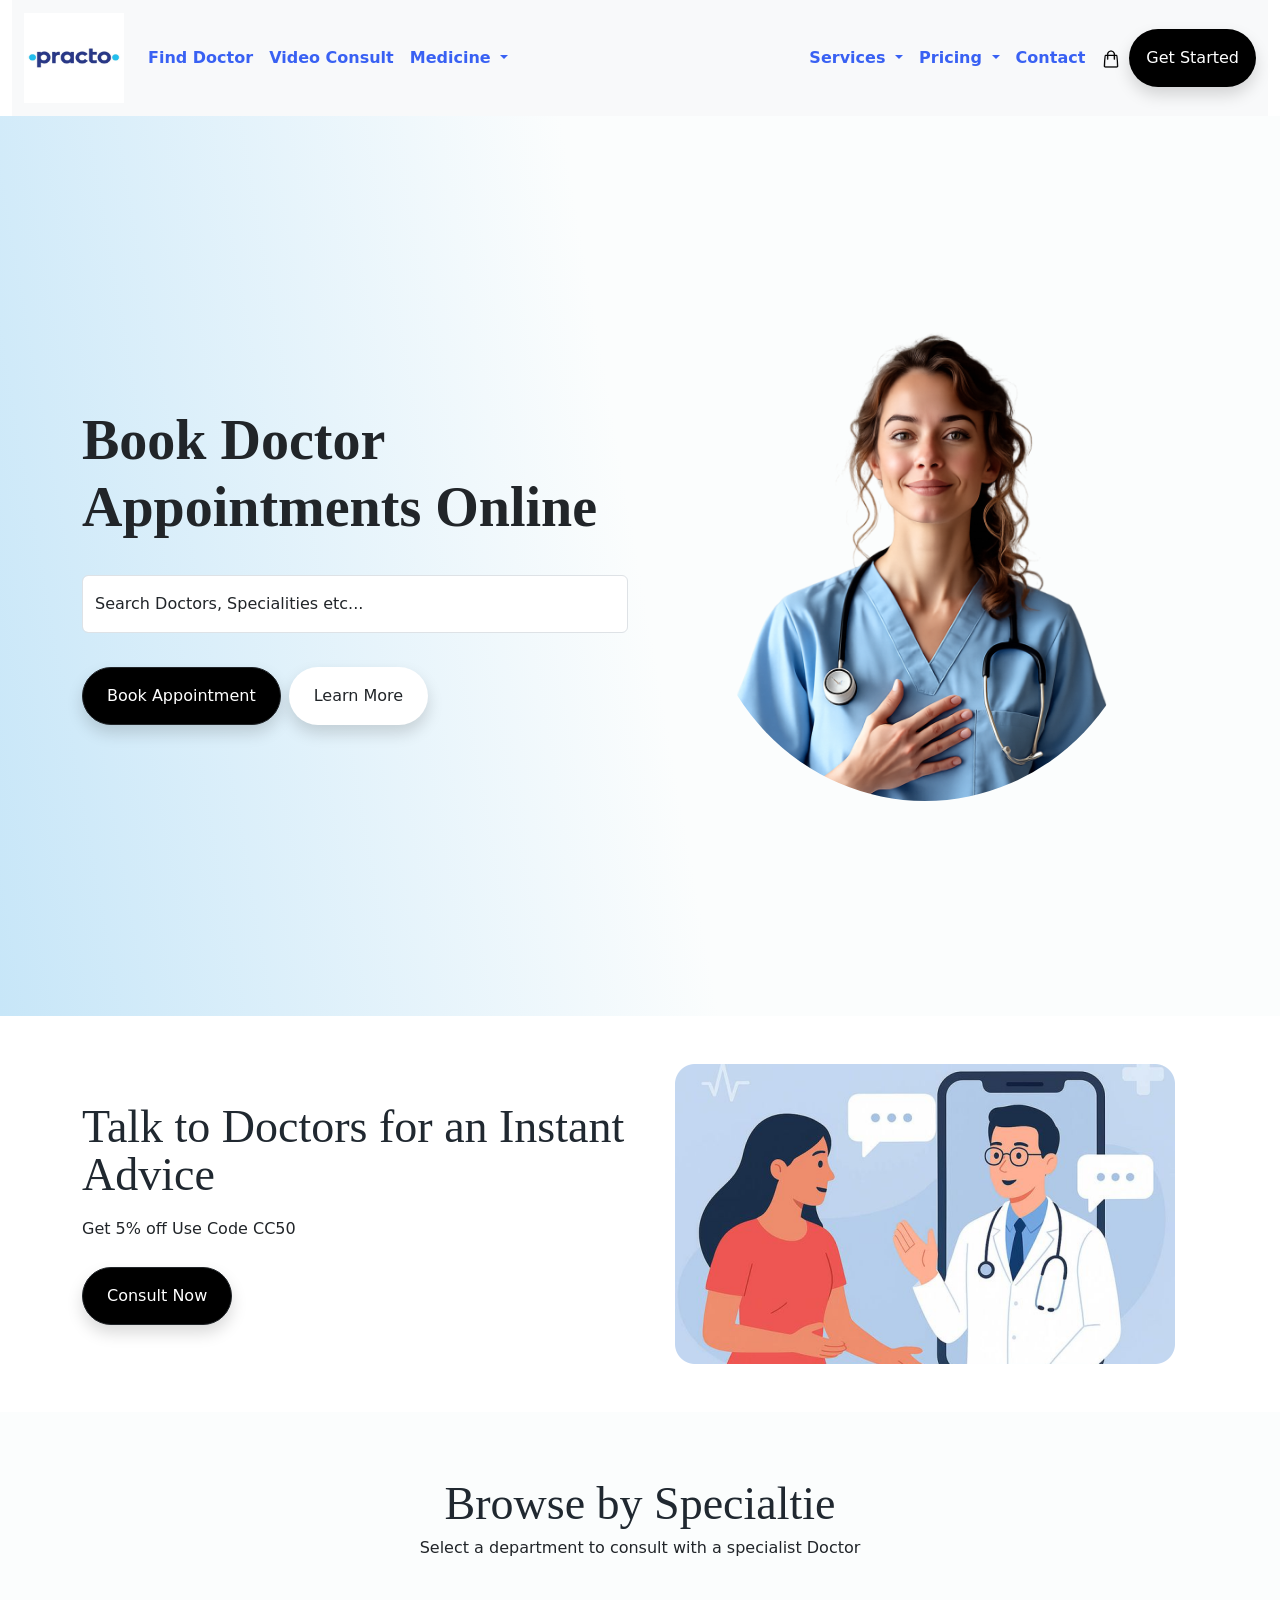
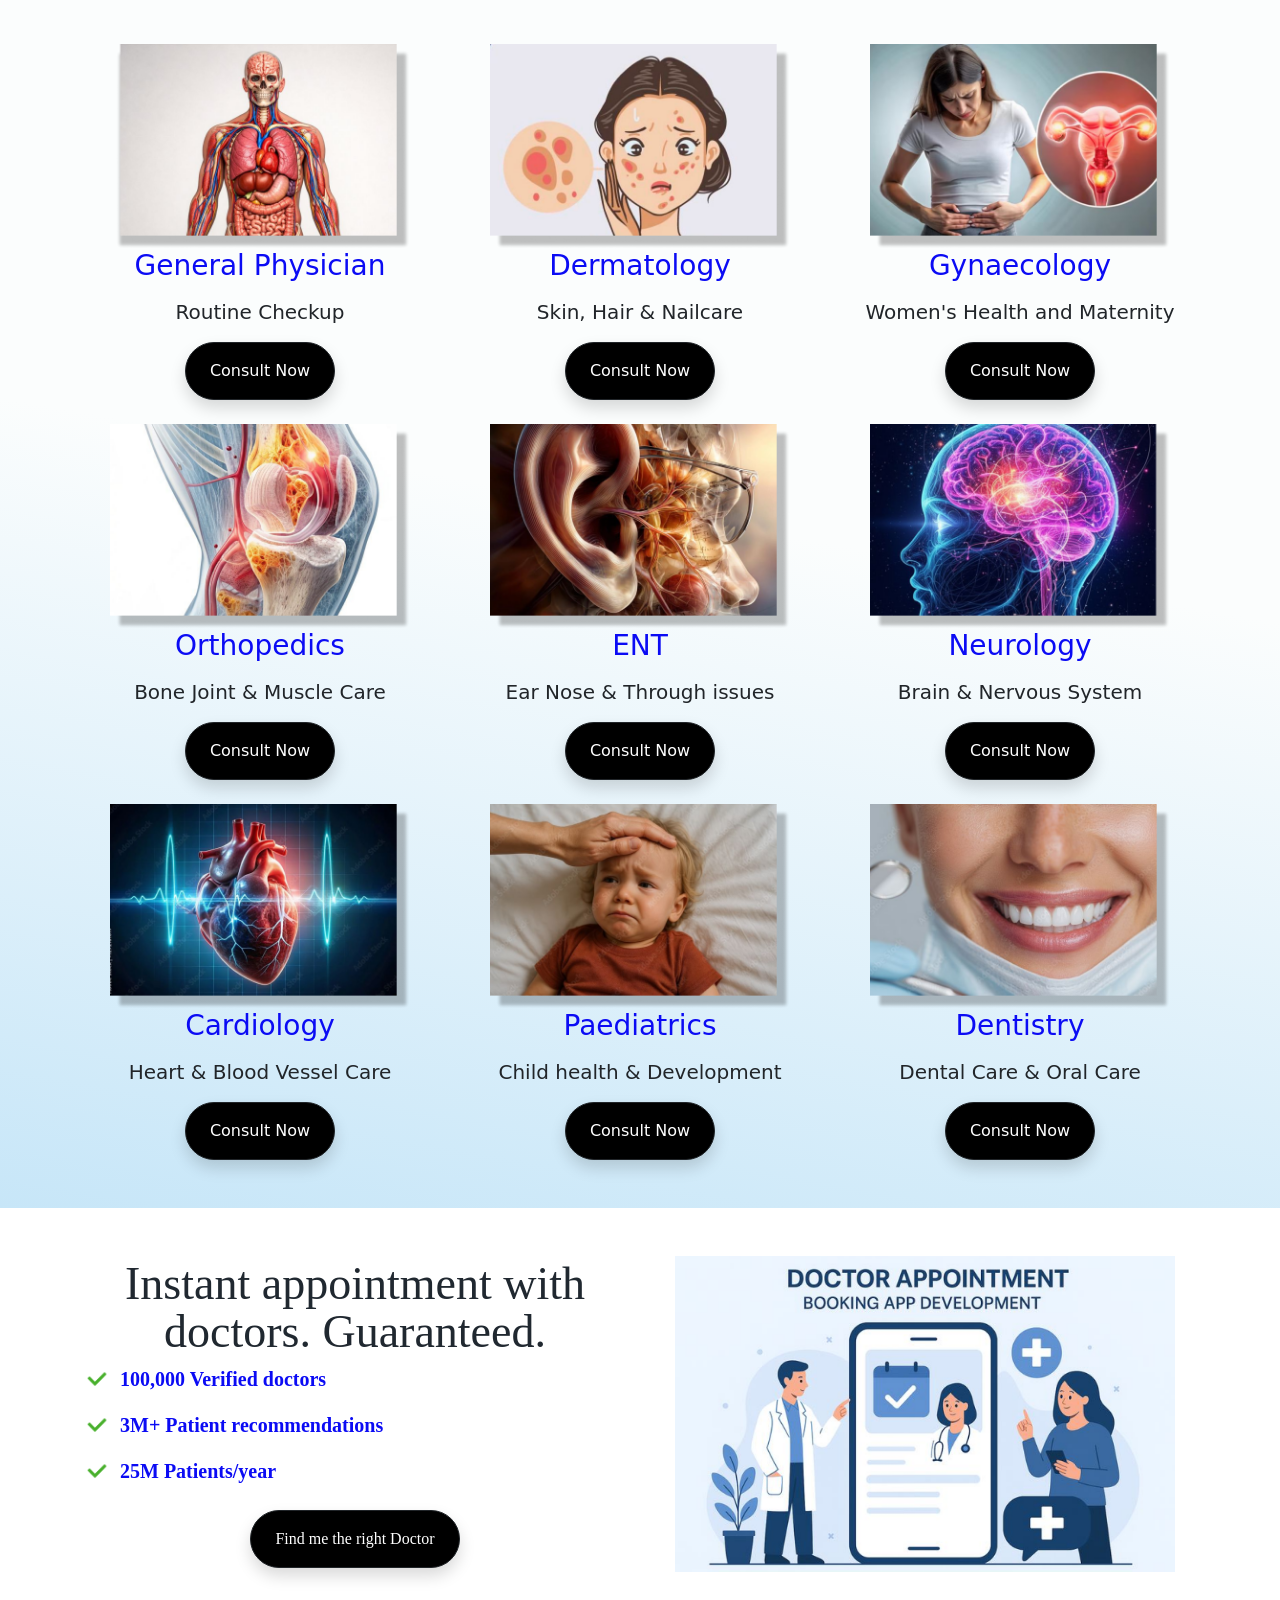
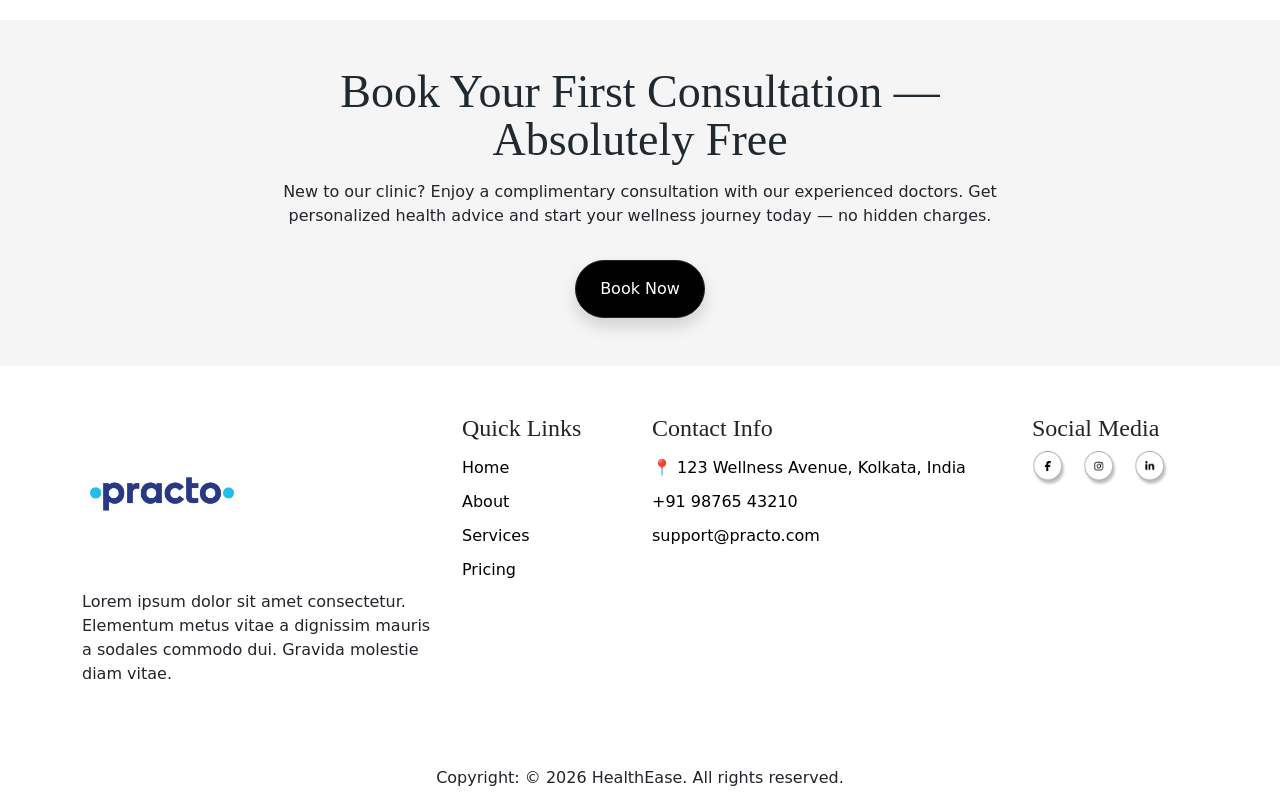
<file: index.html>
<!DOCTYPE html>
<html lang="en">

<head>
    <meta charset="UTF-8">
    <meta name="viewport" content="width=device-width, initial-scale=1.0">
    <title>Doctor Homepg</title>
    <link rel="stylesheet" href="style.css">
    <link href="https://cdn.jsdelivr.net/npm/bootstrap@5.3.8/dist/css/bootstrap.min.css" rel="stylesheet"
        integrity="sha384-sRIl4kxILFvY47J16cr9ZwB07vP4J8+LH7qKQnuqkuIAvNWLzeN8tE5YBujZqJLB" crossorigin="anonymous">

</head>

<body>
    <!-- Navbar -->
    <div class="container-fluid">
        <nav class="navbar navbar-expand-lg bg-body-tertiary">
            <div class="container-fluid">
                <a class="navbar-brand " href="#"><img src="./asset/practo.jpg" class="logo"></a>
                <button class="navbar-toggler" type="button" data-bs-toggle="collapse"
                    data-bs-target="#navbarSupportedContent" aria-controls="navbarSupportedContent"
                    aria-expanded="false" aria-label="Toggle navigation">
                    <span class="navbar-toggler-icon"></span>
                </button>
                <div class="collapse navbar-collapse" id="navbarSupportedContent">
                    <ul class="navbar-nav me-auto mb-2 mb-lg-0">
                        <li class="nav-item">
                            <a class="nav-link" aria-current="page" href="./Pages/find_doctor.html">Find Doctor</a>
                        </li>
                        <li class="nav-item">
                            <a class="nav-link" href="./Pages/video.html">Video Consult</a>
                        </li>

                        <!-- Medicine dropdown -->
                        <li class="nav-item dropdown">
                            <a class="nav-link dropdown-toggle" href="#" data-bs-toggle="modal"
                                data-bs-target="#staticBackdrop">
                                Medicine
                            </a>
                            <ul class="modal">
                                <li><a class="dropdown-item" href="#">Action</a></li>
                                <li><a class="dropdown-item" href="#">Another action</a></li>
                                <li>
                                    <hr class="dropdown-divider">
                                </li>
                                <li><a class="dropdown-item" href="#">Something else here</a></li>
                            </ul>
                        </li>
                        <!-- Modal -->
                        <div class="modal cart_section fade " id="staticBackdrop" data-bs-backdrop="static"
                            data-bs-keyboard="false" tabindex="-1" aria-labelledby="staticBackdropLabel"
                            aria-hidden="true">
                            <div class="modal-dialog modal-xl">
                                <div class="modal-content">
                                    <div class="modal-header">
                                        <h1 class="modal-title fs-5" id="staticBackdropLabel">Shop</h1>
                                        <button type="button" class="btn-close" data-bs-dismiss="modal"
                                            aria-label="Close"></button>
                                    </div>
                                    <div class="modal-body">
                                        <div class="list_1">

                                            <ul class="list_item p">
                                                <li><a class="dropdown-item py-2" href="#">Shop By Category</a></li>
                                                <li><a class="dropdown-item py-2" href="#">Product Grid</a></li>
                                                <li>
                                                    <a class="dropdown-item py-2" href="#">Cart</a>
                                                </li>
                                                <li><a class="dropdown-item py-2" href="#">Checkout</a></li>
                                                <li><a class="dropdown-item py-2" href="#">Wishlist</a></li>
                                                <li><a class="dropdown-item py-2" href="#">Login - Register</a></li>
                                            </ul>
                                        </div>
                                        <div class="card_2">
                                            <div class="d-flex ">

                                                <div class="card mx-2" style="width: 18rem;">
                                                    <img src="./asset/image.png" class="card-img-top" alt="...">
                                                    <div class="card-body">
                                                        <img src="./asset/star.png" class="w-25">
                                                        <h5 class="card-title">Blue medical T -Shirt</h5>
                                                        <p class="card-text text-primary fw-bold">550/-</p>
                                                    </div>
                                                </div>

                                                <div class="card mx-2" style="width: 18rem;">
                                                    <img src="./asset/bp.png" class="card-img-top" alt="...">
                                                    <div class="card-body">
                                                        <img src="./asset/star.png" class="w-25">
                                                        <h5 class="card-title">Electronic Tonometer</h5>
                                                        <p class="card-text text-primary fw-bold">1,900/-</p>
                                                    </div>
                                                </div>

                                                <div class="card mx-2" style="width: 18rem;">
                                                    <img src="./asset/thermomiter.png" class="card-img-top" alt="...">
                                                    <div class="card-body">
                                                        <img src="./asset/star.png" class="w-25">
                                                        <h5 class="card-title">Digital Thermometer</h5>
                                                        <p class="card-text text-primary fw-bold">1,550/-</p>
                                                    </div>
                                                </div>

                                            </div>

                                        </div>

                                    </div>

                                </div>
                            </div>
                        </div>

                    </ul>


                    <!-- Services Dropdown -->
                    <li class="nav-item dropdown">
                        <a class="nav-link dropdown-toggle p-2" href="#" id="servicesDropdown" role="button"
                            data-bs-toggle="dropdown" aria-expanded="false">
                            Services
                        </a>

                        <ul class="dropdown-menu services-menu" aria-labelledby="servicesDropdown">

                            <li>
                                <a class="dropdown-item" href="#">
                                    General Consultation
                                </a>
                            </li>

                            <li>
                                <a class="dropdown-item" href="#">
                                    Specialist Appointments
                                </a>
                            </li>

                            <li>
                                <a class="dropdown-item" href="#">
                                    Online Video Consultation
                                </a>
                            </li>

                            <li>
                                <a class="dropdown-item" href="#">
                                    Lab Tests & Diagnostics
                                </a>
                            </li>

                        </ul>
                    </li>


                    <!-- pricing dropdown -->
                    <li class="nav-item dropdown p-2">
                        <a class="nav-link dropdown-toggle" href="#" id="servicesDropdown" role="button"
                            data-bs-toggle="dropdown" aria-expanded="false">
                            Pricing
                        </a>

                        <ul class="dropdown-menu services-menu" aria-labelledby="servicesDropdown">

                            <li>
                                <a class="dropdown-item" href="#">
                                    Basic Plan
                                </a>
                            </li>

                            <li>
                                <a class="dropdown-item" href="#">
                                    Professional Plan
                                </a>
                            </li>

                            <li>
                                <a class="dropdown-item" href="#">
                                    Premium Plan
                                </a>
                            </li>



                        </ul>
                    </li>

                    <!-- contact -->
                    <li class="nav-item p-2">
                        <a class="nav-link" href="./Pages/contact.html">Contact</a>
                    </li>

                    <!-- Cart -->
                    <li class="nav-item p-2">
                        <a class="nav-link" href="./Pages/cart.html"><img src="./asset/cart.png" alt=""
                                width="20px"></a>
                    </li>
                    <!-- get started -->
                    <a href="./Pages/login.html"><button class="btn rounded-pill get-started shadow p-3"
                            type="submit">Get Started</button></a>
                    </form>
                </div>
            </div>
        </nav>
    </div>


    <!-- Hero Section -->
    <section class="hero-section">

        <div class="container">
            <div class="row align-items-center min-vh-100">

                <!-- Left Content -->
                <div class="col-12 col-lg-6 text-center text-lg-start">

                    <h1 class="hero-title-head display-4 fw-bold">
                        Book Doctor<br class="d-none d-sm-block">
                        Appointments Online
                    </h1>

                    <!-- Search -->
                    <div class="input-group mt-4">
                        <input class="form-control  py-3" type="text" value="Search Doctors, Specialities etc..."
                            aria-label="Search Doctors" readonly>
                    </div>

                    <!-- Buttons -->
                    <div
                        class="d-flex flex-column flex-sm-row gap-2 mt-4 justify-content-center justify-content-lg-start">

                        <a href="./Pages/find_doctor.html" class="btn btn-dark rounded-pill px-4 py-3 shadow">
                            Book Appointment
                        </a>

                        <a href="#" class="btn learn-btn rounded-pill px-4 py-3 shadow bg-white">
                            Learn More
                        </a>

                    </div>

                </div>

                <!-- Right Image -->
                <div class="col-12 col-lg-6 text-center mt-5 mt-lg-0">

                    <img src="./asset/Doc.png" alt="Doctor" class="doctor-image img-fluid rounded-circle"
                        style="max-width: 450px; width: 100%; height: auto;">

                </div>

            </div>
        </div>

    </section>

    <!--Talk to Doctors for an Instant Advice -->
    <section class="part_2 py-5">

        <div class="container">
            <div class="row align-items-center justify-content-center min-vh-50">

                <!-- Left Content -->
                <div class="col-12 col-lg-6 text-center text-lg-start">

                    <h1 class="hero-title">
                        Talk to Doctors for an Instant Advice
                    </h1>

                    <p class="get_5_off">
                        Get 5% off Use Code CC50
                    </p>

                    <a href="./Pages/find_doctor.html" class="btn btn-dark rounded-pill px-4 py-3 shadow">
                        Consult Now
                    </a>

                </div>

                <!-- Right Image -->
                <div class="col-12 col-lg-6 text-center mt-4 mt-lg-0">

                    <img src="./asset/cunsult.png" alt="Consult Doctor" class="img-fluid"
                        style="max-width: 500px; width: 100%;">

                </div>

            </div>
        </div>

    </section>


    <!-- Browse by Specialtie -->
    <section class="part_3 py-5">

        <!-- Section Heading -->
        <div class="container">
            <div class="browse_by text-center mb-5">
                <h1 class="hero-title">
                    Browse by Specialtie
                </h1>
                <p>Select a department to consult with a specialist Doctor</p>
            </div>

            <!-- Department Cards -->
            <div class="row g-4 justify-content-center">

                <!-- General Physician -->
                <div class="col-12 col-sm-6 col-lg-4">
                    <div class="general_physician text-center">
                        <img src="./asset/general_physician.png" alt="General Physician" class="img-fluid" width="300">

                        <h3 class="title_department">General Physician</h3>
                        <h5 class="routine">Routine Checkup</h5>

                        <a href="./Pages/find_doctor.html" class="btn btn-dark rounded-pill px-4 py-3 shadow">
                            Consult Now
                        </a>
                    </div>
                </div>

                <!-- Dermatology -->
                <div class="col-12 col-sm-6 col-lg-4">
                    <div class="general_physician text-center">
                        <img src="./asset/derma.png" alt="Dermatology" class="img-fluid" width="300">

                        <h3 class="title_department">Dermatology</h3>
                        <h5 class="routine">Skin, Hair & Nailcare</h5>

                        <a href="./Pages/find_doctor.html" class="btn btn-dark rounded-pill px-4 py-3 shadow">
                            Consult Now
                        </a>
                    </div>
                </div>

                <!-- Gynaecology -->
                <div class="col-12 col-sm-6 col-lg-4">
                    <div class="general_physician text-center">
                        <img src="./asset/gyno.png" alt="Gynaecology" class="img-fluid" width="300">

                        <h3 class="title_department">Gynaecology</h3>
                        <h5 class="routine">Women's Health and Maternity</h5>

                        <a href="./Pages/find_doctor.html" class="btn btn-dark rounded-pill px-4 py-3 shadow">
                            Consult Now
                        </a>
                    </div>
                </div>

                <!-- Orthopedics -->
                <div class="col-12 col-sm-6 col-lg-4">
                    <div class="general_physician text-center">
                        <img src="./asset/ortho.png" alt="Orthopedics" class="img-fluid" width="300">

                        <h3 class="title_department">Orthopedics</h3>
                        <h5 class="routine">Bone Joint & Muscle Care</h5>

                        <a href="./Pages/find_doctor.html" class="btn btn-dark rounded-pill px-4 py-3 shadow">
                            Consult Now
                        </a>
                    </div>
                </div>

                <!-- ENT -->
                <div class="col-12 col-sm-6 col-lg-4">
                    <div class="general_physician text-center">
                        <img src="./asset/ent.png" alt="ENT" class="img-fluid" width="300">

                        <h3 class="title_department">ENT</h3>
                        <h5 class="routine">Ear Nose & Through issues</h5>

                        <a href="./Pages/find_doctor.html" class="btn btn-dark rounded-pill px-4 py-3 shadow">
                            Consult Now
                        </a>
                    </div>
                </div>

                <!-- Neurology -->
                <div class="col-12 col-sm-6 col-lg-4">
                    <div class="general_physician text-center">
                        <img src="./asset/Neuro.png" alt="Neurology" class="img-fluid" width="300">

                        <h3 class="title_department">Neurology</h3>
                        <h5 class="routine">Brain & Nervous System</h5>

                        <a href="./Pages/find_doctor.html" class="btn btn-dark rounded-pill px-4 py-3 shadow">
                            Consult Now
                        </a>
                    </div>
                </div>

                <!-- Cardiology -->
                <div class="col-12 col-sm-6 col-lg-4">
                    <div class="general_physician text-center">
                        <img src="./asset/cardio.png" alt="Cardiology" class="img-fluid" width="300">

                        <h3 class="title_department">Cardiology</h3>
                        <h5 class="routine">Heart & Blood Vessel Care</h5>

                        <a href="./Pages/find_doctor.html" class="btn btn-dark rounded-pill px-4 py-3 shadow">
                            Consult Now
                        </a>
                    </div>
                </div>

                <!-- Paediatrics -->
                <div class="col-12 col-sm-6 col-lg-4">
                    <div class="general_physician text-center">
                        <img src="./asset/Child.png" alt="Paediatrics" class="img-fluid" width="300">

                        <h3 class="title_department">Paediatrics</h3>
                        <h5 class="routine">Child health & Development</h5>

                        <a href="./Pages/find_doctor.html" class="btn btn-dark rounded-pill px-4 py-3 shadow">
                            Consult Now
                        </a>
                    </div>
                </div>

                <!-- Dentistry -->
                <div class="col-12 col-sm-6 col-lg-4">
                    <div class="general_physician text-center">
                        <img src="./asset/dentist.png" alt="Dentistry" class="img-fluid" width="300">

                        <h3 class="title_department">Dentistry</h3>
                        <h5 class="routine">Dental Care & Oral Care</h5>

                        <a href="./Pages/find_doctor.html" class="btn btn-dark rounded-pill px-4 py-3 shadow">
                            Consult Now
                        </a>
                    </div>
                </div>

            </div>
        </div>

    </section>

    <!-- Instant appointment with doctors. Guaranteed. -->
    <section class="part_4 py-5">

        <div class="container">
            <div class="row align-items-center">

                <!-- Left Content -->
                <div class="col-12 col-lg-6">

                    <div class="heading">

                        <h1 class="hero-title">
                            Instant appointment with doctors. Guaranteed.
                        </h1>

                        <!-- Check 1 -->
                        <div class="check d-flex align-items-center gap-2 mb-3">
                            <div>
                                <img src="./asset/check.png" alt="Verified" width="30" class="img-fluid">
                            </div>

                            <div>
                                <p class="verified mb-0">
                                    100,000 Verified doctors
                                </p>
                            </div>
                        </div>

                        <!-- Check 2 -->
                        <div class="check d-flex align-items-center gap-2 mb-3">
                            <div>
                                <img src="./asset/check.png" alt="Verified" width="30" class="img-fluid">
                            </div>

                            <div>
                                <p class="verified mb-0">
                                    3M+ Patient recommendations
                                </p>
                            </div>
                        </div>

                        <!-- Check 3 -->
                        <div class="check d-flex align-items-center gap-2 mb-4">
                            <div>
                                <img src="./asset/check.png" alt="Verified" width="30" class="img-fluid">
                            </div>

                            <div>
                                <p class="verified mb-0">
                                    25M Patients/year
                                </p>
                            </div>
                        </div>

                        <!-- Button -->
                        <a href="./Pages/find_doctor.html" class="btn btn-dark rounded-pill px-4 py-3 shadow">
                            Find me the right Doctor
                        </a>

                    </div>

                </div>

                <!-- Right Image -->
                <div class="col-12 col-lg-6 text-center mt-5 mt-lg-0">

                    <img src="./asset/appointment.png" alt="Doctor Appointment" class="img-fluid"
                        style="max-width: 500px; width: 100%;">

                </div>

            </div>
        </div>

    </section>

    <!--  Book Your First Consultation -->
    <section class="part_5 py-5">

        <div class="container">
            <div class="row justify-content-center text-center">

                <div class="col-12 col-md-10 col-lg-8">

                    <h1 class="hero-title">
                        Book Your First Consultation — Absolutely Free
                    </h1>

                    <p class="mt-3">
                        New to our clinic? Enjoy a complimentary consultation
                        with our experienced doctors. Get personalized health
                        advice and start your wellness journey today — no hidden
                        charges.
                    </p>

                    <a href="./Pages/find_doctor.html" class="btn btn-dark rounded-pill px-4 py-3 shadow mt-3">
                        Book Now
                    </a>

                </div>

            </div>
        </div>

    </section>

    <!-- Footer -->
    <section class="part_6 py-5">

        <div class="container">
            <div class="row g-4">

                <!-- Logo & Description -->
                <div class="col-12 col-md-6 col-lg-4">

                    <div class="logo_1">
                        <img src="./asset/practo.jpg" alt="HealthEase" width="160" class="img-fluid">

                        <p class="mt-3">
                            Lorem ipsum dolor sit amet consectetur.
                            Elementum metus vitae a dignissim mauris
                            a sodales commodo dui. Gravida molestie
                            diam vitae.
                        </p>
                    </div>

                </div>

                <!-- Quick Links -->
                <div class="col-12 col-sm-6 col-lg-2">

                    <div class="quick_link">
                        <h4 class="for_footer">Quick Links</h4>

                        <ul class="list_items list-unstyled">
                            <li><a href="#">Home</a></li>
                            <li><a href="#">About</a></li>
                            <li><a href="#">Services</a></li>
                            <li><a href="#">Pricing</a></li>
                        </ul>
                    </div>

                </div>

                <!-- Contact Info -->
                <div class="col-12 col-sm-6 col-lg-4">

                    <div class="contact_info">
                        <h4 class="for_footer">Contact Info</h4>

                        <ul class="list_items list-unstyled">
                            <li>
                                <a href="#">
                                    📍 123 Wellness Avenue, Kolkata, India
                                </a>
                            </li>

                            <li>
                                <a href="tel:+919876543210">
                                    +91 98765 43210
                                </a>
                            </li>

                            <li>
                                <a href="mailto:support@practo.com">
                                    support@practo.com
                                </a>
                            </li>
                        </ul>

                    </div>

                </div>

                <!-- Social Media -->
                <div class="col-12 col-sm-6 col-lg-2">

                    <div class="social_link">
                        <h4 class="for_footer">Social Media</h4>

                        <ul class="link_items list-unstyled d-flex gap-3">

                            <li>
                                <a href="#">
                                    <img src="./asset/facebook.png" alt="Facebook" width="35" class="img-fluid">
                                </a>
                            </li>

                            <li>
                                <a href="#">
                                    <img src="./asset/insta.png" alt="Instagram" width="35" class="img-fluid">
                                </a>
                            </li>

                            <li>
                                <a href="#">
                                    <img src="./asset/linkedin.png" alt="LinkedIn" width="35" class="img-fluid">
                                </a>
                            </li>

                        </ul>
                        

                    </div>

                </div>

            </div>
        </div>

    </section>


    <!-- Copyright -->
    <section class="Copyright py-3 text-center">

        <div class="container">
            <p class="mb-0">
                Copyright: © 2026 HealthEase. All rights reserved.
            </p>
        </div>

    </section>





    <script src="https://cdn.jsdelivr.net/npm/bootstrap@5.3.8/dist/js/bootstrap.bundle.min.js"
        integrity="sha384-FKyoEForCGlyvwx9Hj09JcYn3nv7wiPVlz7YYwJrWVcXK/BmnVDxM+D2scQbITxI"
        crossorigin="anonymous"></script>

</body>

</html>
</file>
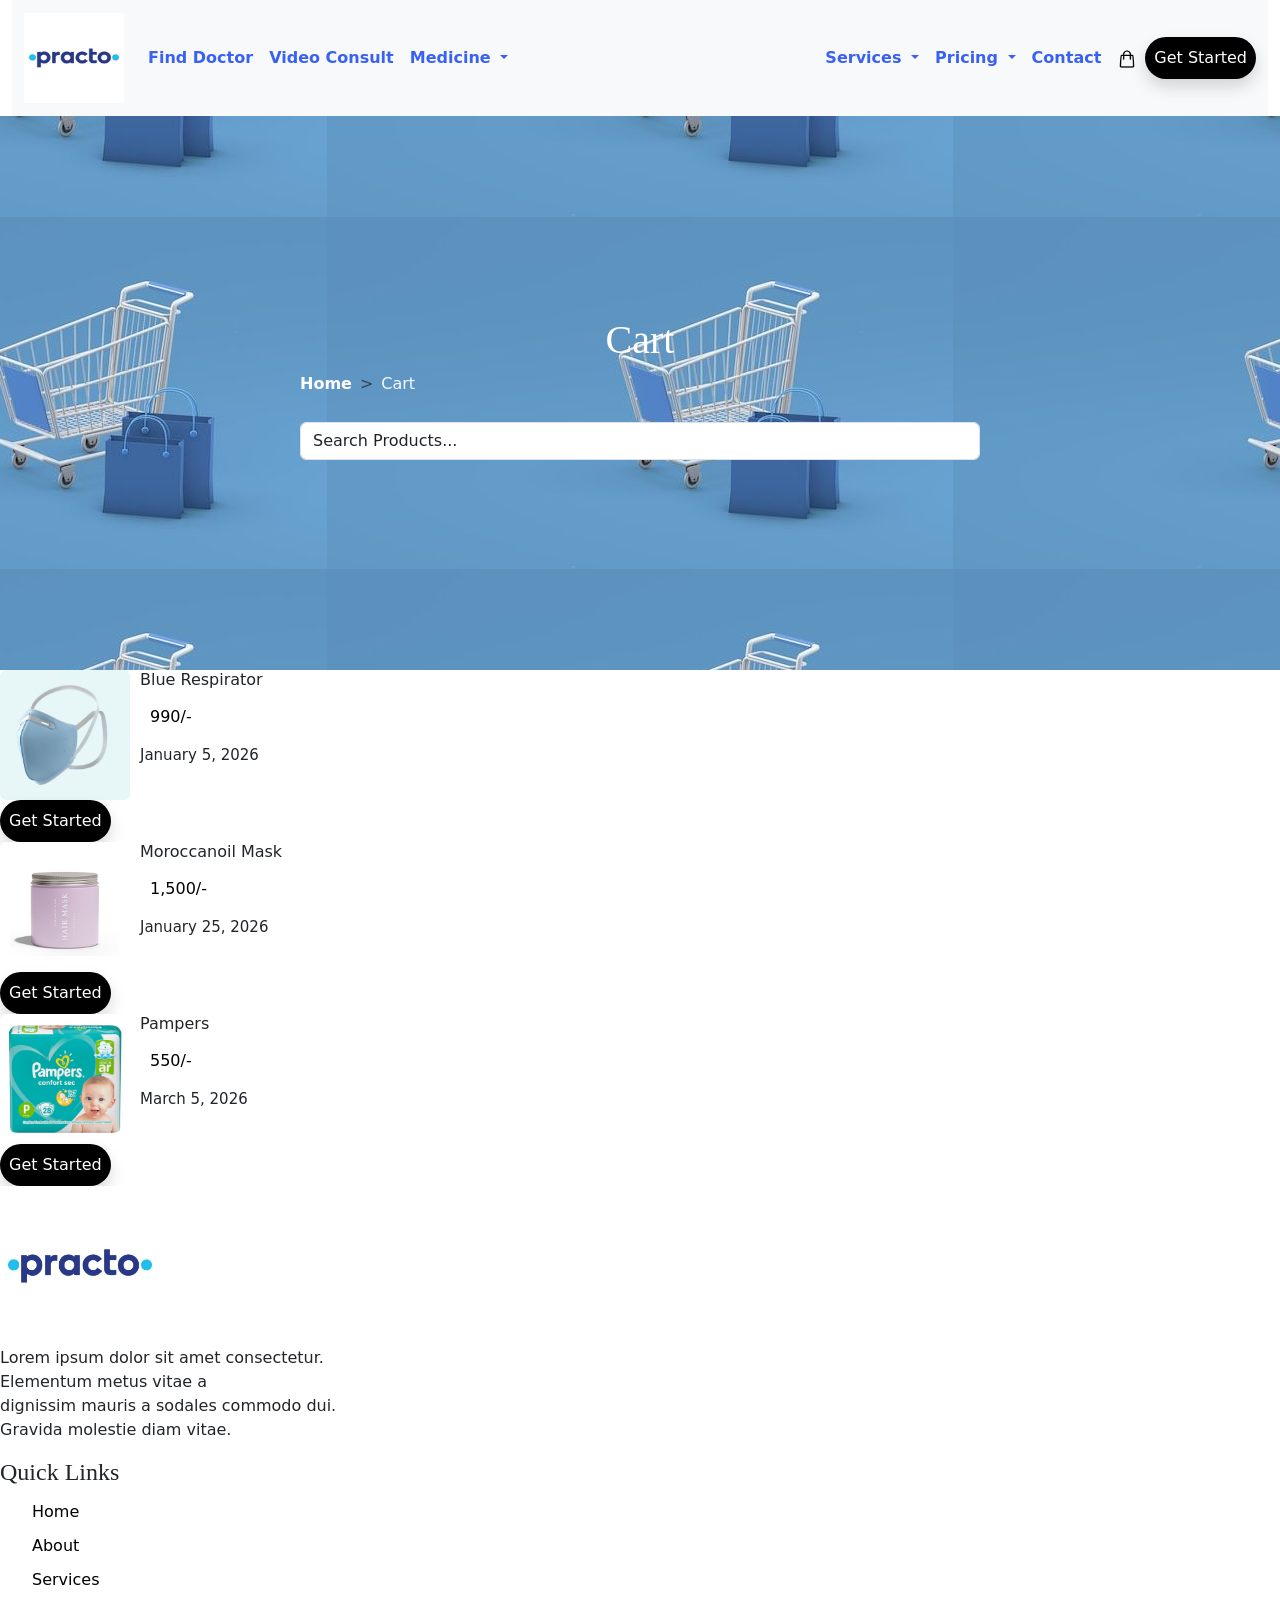
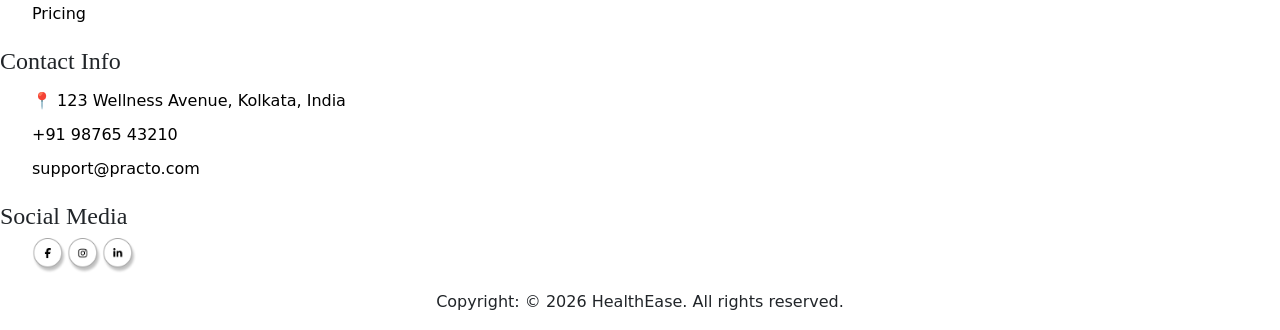
<file: cart.html>
<!DOCTYPE html>
<html lang="en">

<head>
    <meta charset="UTF-8">
    <meta name="viewport" content="width=device-width, initial-scale=1.0">
    <title>Doctor Cart</title>
    <link rel="stylesheet" href="style.css">
    <link href="https://cdn.jsdelivr.net/npm/bootstrap@5.3.8/dist/css/bootstrap.min.css" rel="stylesheet"
        integrity="sha384-sRIl4kxILFvY47J16cr9ZwB07vP4J8+LH7qKQnuqkuIAvNWLzeN8tE5YBujZqJLB" crossorigin="anonymous">

</head>

<!-- Navbar -->
<div class="container-fluid">
    <nav class="navbar navbar-expand-lg bg-body-tertiary">
        <div class="container-fluid">
            <a class="navbar-brand " href="index.html"><img
                    src="./asset/Practo Logo PNG Vector (EPS) Free Download.jpg  " class="logo"></a>
            <button class="navbar-toggler" type="button" data-bs-toggle="collapse"
                data-bs-target="#navbarSupportedContent" aria-controls="navbarSupportedContent" aria-expanded="false"
                aria-label="Toggle navigation">
                <span class="navbar-toggler-icon"></span>
            </button>
            <div class="collapse navbar-collapse" id="navbarSupportedContent">
                <ul class="navbar-nav me-auto mb-2 mb-lg-0">
                    <li class="nav-item">
                        <a class="nav-link" aria-current="page" href="find_doctor.html">Find Doctor</a>
                    </li>
                    <li class="nav-item">
                        <a class="nav-link" href="#">Video Consult</a>
                    </li>

                    <!-- Medicine dropdown -->
                    <li class="nav-item dropdown">
                        <a class="nav-link dropdown-toggle" href="#" data-bs-toggle="modal"
                            data-bs-target="#staticBackdrop">
                            Medicine
                        </a>
                        <ul class="modal">
                            <li><a class="dropdown-item" href="#">Action</a></li>
                            <li><a class="dropdown-item" href="#">Another action</a></li>
                            <li>
                                <hr class="dropdown-divider">
                            </li>
                            <li><a class="dropdown-item" href="#">Something else here</a></li>
                        </ul>
                    </li>
                    <!-- Modal -->
                    <div class="modal cart_section fade " id="staticBackdrop" data-bs-backdrop="static"
                        data-bs-keyboard="false" tabindex="-1" aria-labelledby="staticBackdropLabel" aria-hidden="true">
                        <div class="modal-dialog modal-xl">
                            <div class="modal-content">
                                <div class="modal-header">
                                    <h1 class="modal-title fs-5" id="staticBackdropLabel">Shop</h1>
                                    <button type="button" class="btn-close" data-bs-dismiss="modal"
                                        aria-label="Close"></button>
                                </div>
                                <div class="modal-body">
                                    <div class="list_1">

                                        <ul class="list_item p">
                                            <li><a class="dropdown-item py-2" href="#">Shop By Category</a></li>
                                            <li><a class="dropdown-item py-2" href="#">Product Grid</a></li>
                                            <li>
                                                <a class="dropdown-item py-2" href="#">Cart</a>
                                            </li>
                                            <li><a class="dropdown-item py-2" href="#">Checkout</a></li>
                                            <li><a class="dropdown-item py-2" href="#">Wishlist</a></li>
                                            <li><a class="dropdown-item py-2" href="#">Login - Register</a></li>
                                        </ul>
                                    </div>
                                    <div class="card_2">
                                        <div class="d-flex ">

                                            <div class="card mx-2" style="width: 18rem;">
                                                <img src="./asset/image.png" class="card-img-top" alt="...">
                                                <div class="card-body">
                                                    <img src="./asset/star.png" class="w-25">
                                                    <h5 class="card-title">Blue medical T -Shirt</h5>
                                                    <p class="card-text text-primary fw-bold">550/-</p>
                                                </div>
                                            </div>

                                            <div class="card mx-2" style="width: 18rem;">
                                                <img src="./asset/bp.png" class="card-img-top" alt="...">
                                                <div class="card-body">
                                                    <img src="./asset/star.png" class="w-25">
                                                    <h5 class="card-title">Electronic Tonometer</h5>
                                                    <p class="card-text text-primary fw-bold">1,900/-</p>
                                                </div>
                                            </div>

                                            <div class="card mx-2" style="width: 18rem;">
                                                <img src="./asset/thermomiter.png" class="card-img-top" alt="...">
                                                <div class="card-body">
                                                    <img src="./asset/star.png" class="w-25">
                                                    <h5 class="card-title">Digital Thermometer</h5>
                                                    <p class="card-text text-primary fw-bold">1,550/-</p>
                                                </div>
                                            </div>

                                        </div>

                                    </div>

                                </div>

                            </div>
                        </div>
                    </div>

                </ul>


                <!-- Services Dropdown -->
                <li class="nav-item dropdown">
                    <a class="nav-link dropdown-toggle p-2" href="#" id="servicesDropdown" role="button"
                        data-bs-toggle="dropdown" aria-expanded="false">
                        Services
                    </a>

                    <ul class="dropdown-menu services-menu" aria-labelledby="servicesDropdown">

                        <li>
                            <a class="dropdown-item" href="#">
                                General Consultation
                            </a>
                        </li>

                        <li>
                            <a class="dropdown-item" href="#">
                                Specialist Appointments
                            </a>
                        </li>

                        <li>
                            <a class="dropdown-item" href="#">
                                Online Video Consultation
                            </a>
                        </li>

                        <li>
                            <a class="dropdown-item" href="#">
                                Lab Tests & Diagnostics
                            </a>
                        </li>

                    </ul>
                </li>


                <!-- pricing dropdown -->
                <li class="nav-item dropdown p-2">
                    <a class="nav-link dropdown-toggle" href="#" id="servicesDropdown" role="button"
                        data-bs-toggle="dropdown" aria-expanded="false">
                        Pricing
                    </a>

                    <ul class="dropdown-menu services-menu" aria-labelledby="servicesDropdown">

                        <li>
                            <a class="dropdown-item" href="#">
                                Basic Plan
                            </a>
                        </li>

                        <li>
                            <a class="dropdown-item" href="#">
                                Professional Plan
                            </a>
                        </li>

                        <li>
                            <a class="dropdown-item" href="#">
                                Premium Plan
                            </a>
                        </li>



                    </ul>
                </li>

                <!-- contact -->
                <li class="nav-item p-2">
                    <a class="nav-link" href="#">Contact</a>
                </li>

                <!-- Cart -->
                <li class="nav-item p-2">
                    <a class="nav-link" href="#"><img src="./asset/cart.png" alt="" width="20px"></a>
                </li>
                <!-- get started -->
                <button class="btn rounded-pill get-started shadow p-2" type="submit">Get Started</button>
                </form>
            </div>
        </div>
    </nav>
</div>


<!-- cart hero-->
<section class="cart_1">
    <div>
        <h1 class="heading">Cart</h1>
        <!-- breadcrum-->
        <nav style="--bs-breadcrumb-divider: '>';" aria-label="breadcrumb">
            <ol class="breadcrumb">
                <li class="breadcrumb-item"><a href="index.html">Home</a></li>
                <li class="breadcrumb-item active text-light" aria-current="page">Cart</li>
            </ol>
        </nav>
    </div>

    <div class="input-group ">

        <input class="form-control" type="text" value="Search Products..." aria-label="readonly input example" readonly>

    </div>

</section>

<!-- cart_listitem-->
<section class="cart_2">
    <div class="product_cart">
        <div>
            <img src="./asset/mask.png" alt="" width="130px">

        </div>
        <div>
            <h6>Blue Respirator</h6>
            <h6 class="price">990/-</h6>
            <p class="date">January 5, 2026</p>
        </div>
    </div>
    <div>
        <button class="btn rounded-pill get-started shadow p-2" type="submit">Get Started</button>
    </div>



</section>

<section class="cart_2">
    <div class="product_cart">
        <div>
            <img src="./asset/hair mask.png" alt="" width="130px">

        </div>
        <div>
            <h6>Moroccanoil Mask</h6>
            <h6 class="price">1,500/-</h6>
            <p class="date">January 25, 2026</p>
        </div>
    </div>
    <div>
        <button class="btn rounded-pill get-started shadow p-2" type="submit">Get Started</button>
    </div>



</section>

<section class="cart_2">
    <div class="product_cart">
        <div>
            <img src="./asset/pampers.png" alt="" width="130px">

        </div>
        <div>
            <h6>Pampers</h6>
            <h6 class="price">550/-</h6>
            <p class="date">March 5, 2026</p>
        </div>
    </div>
    <div>
        <button class="btn rounded-pill get-started shadow p-2" type="submit">Get Started</button>
    </div>
</section>

<!--  Footer -->
<section class="part_6">
    <div class="logo_1">
        <img src="./asset/Practo Logo PNG Vector (EPS) Free Download.jpg" alt="" width="160px">
        <p>Lorem ipsum dolor sit amet consectetur. <br> Elementum metus vitae a <br> dignissim mauris a sodales commodo
            dui.
            <br>Gravida molestie diam vitae.
        </p>
    </div>

    <div class="quick_link">
        <h4 class="for_footer">Quick Links</h4>
        <ul class="list_items">
            <li><a href="#">Home</a></li>
            <li><a href="#">About</a></li>
            <li><a href="#">Services</a></li>
            <li><a href="#">Pricing</a></li>
        </ul>
    </div>

    <div class="contact_info">
        <h4 class="for_footer">Contact Info</h4>
        <ul class="list_items">
            <li><a href="#">📍 123 Wellness Avenue, Kolkata, India</a></li>
            <li><a href="#">+91 98765 43210</a></li>
            <li><a href="#">support@practo.com</a></li>
        </ul>

    </div>

    <div class="social_link">
        <h4 class="for_footer">Social Media</h4>
        <ul class="link_items">
            <div>
                <li><a href="#"><img src="./asset/facebook.png" alt="" width="35px"></a></li>

            </div>
            <div>
                <li><a href="#"><img src="./asset/insta.png" alt="" width="35px"></a></li>


            </div>
            <div>
                <li><a href="#"><img src="./asset/linkedin.png" alt="" width="35px"></a></li>

            </div>

        </ul>

    </div>

</section>
<section class="Copyright">
    <p>Copyright: © 2026 HealthEase. All rights reserved.</p>
</section>

<script src="https://cdn.jsdelivr.net/npm/bootstrap@5.3.8/dist/js/bootstrap.bundle.min.js"
    integrity="sha384-FKyoEForCGlyvwx9Hj09JcYn3nv7wiPVlz7YYwJrWVcXK/BmnVDxM+D2scQbITxI"
    crossorigin="anonymous"></script>


</body>

</html>
</file>
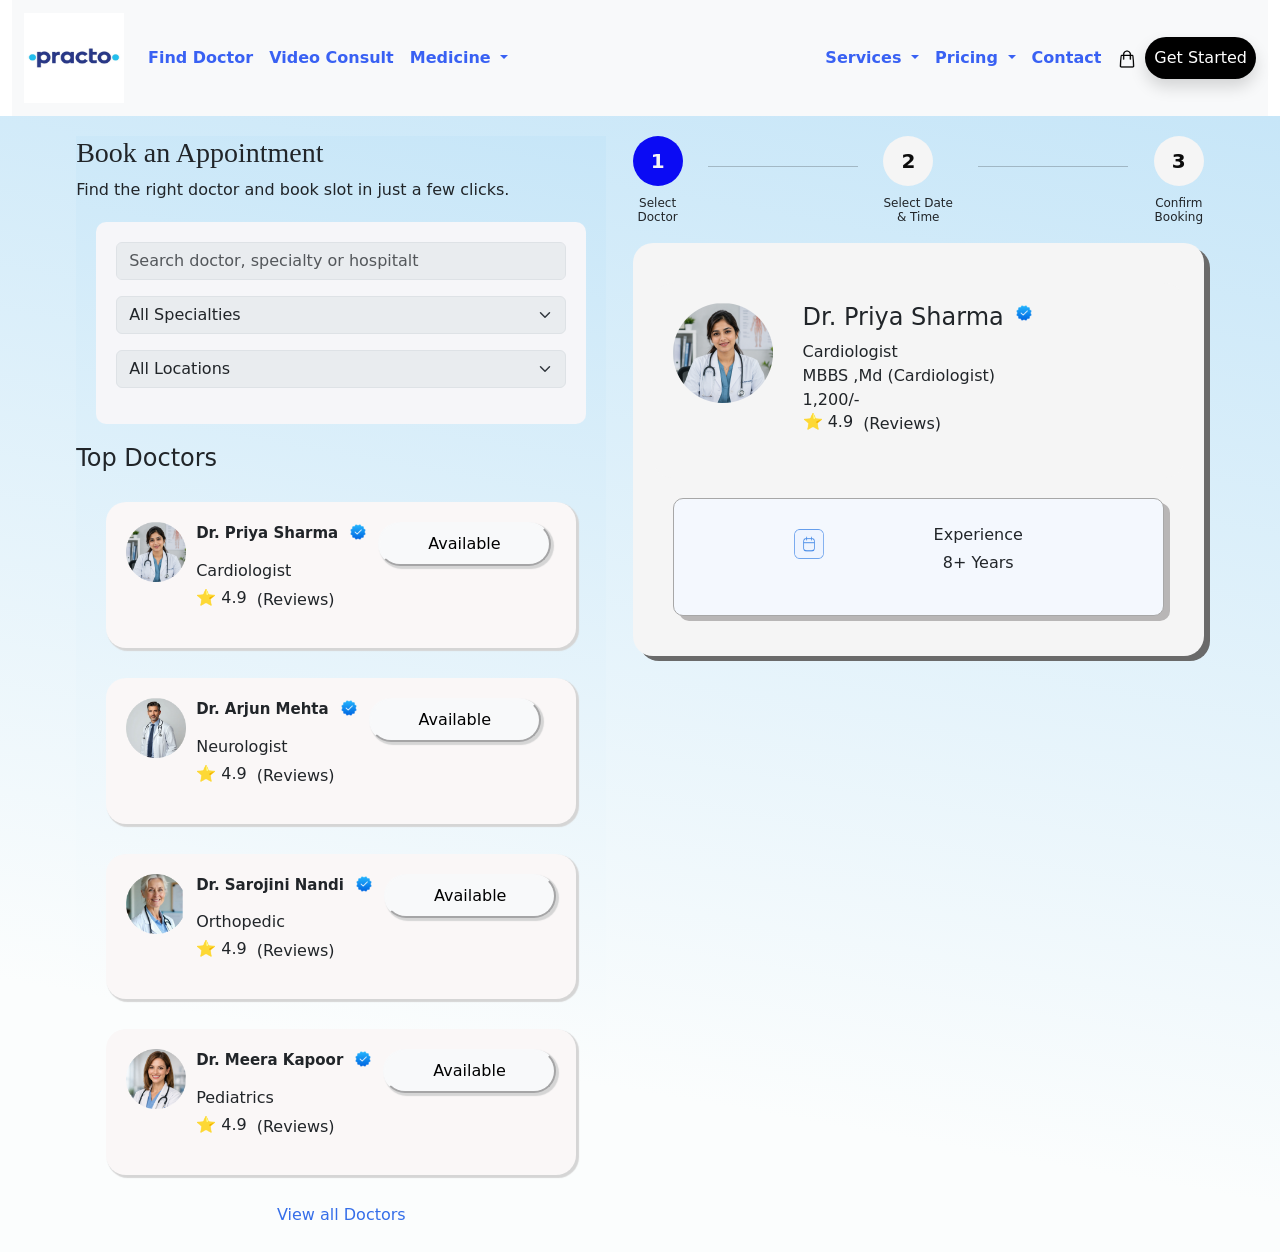
<file: find_doctor.html>
<!DOCTYPE html>
<html lang="en">

<head>
    <meta charset="UTF-8">
    <meta name="viewport" content="width=device-width, initial-scale=1.0">
    <title>Find Doctors</title>
    <link rel="stylesheet" href="style.css">
    <link href="https://cdn.jsdelivr.net/npm/bootstrap@5.3.8/dist/css/bootstrap.min.css" rel="stylesheet"
        integrity="sha384-sRIl4kxILFvY47J16cr9ZwB07vP4J8+LH7qKQnuqkuIAvNWLzeN8tE5YBujZqJLB" crossorigin="anonymous">
</head>

<body>

    <!-- Navbar -->
    <div class="container-fluid">
        <nav class="navbar navbar-expand-lg bg-body-tertiary">
            <div class="container-fluid">
                <a class="navbar-brand " href="index.html"><img
                        src="./asset/Practo Logo PNG Vector (EPS) Free Download.jpg  " class="logo"></a>
                <button class="navbar-toggler" type="button" data-bs-toggle="collapse"
                    data-bs-target="#navbarSupportedContent" aria-controls="navbarSupportedContent"
                    aria-expanded="false" aria-label="Toggle navigation">
                    <span class="navbar-toggler-icon"></span>
                </button>
                <div class="collapse navbar-collapse" id="navbarSupportedContent">
                    <ul class="navbar-nav me-auto mb-2 mb-lg-0">
                        <li class="nav-item">
                            <a class="nav-link" aria-current="page" href="#">Find Doctor</a>
                        </li>
                        <li class="nav-item">
                            <a class="nav-link" href="#">Video Consult</a>
                        </li>

                        <!-- Medicine dropdown -->
                        <li class="nav-item dropdown">
                            <a class="nav-link dropdown-toggle" href="#" data-bs-toggle="modal"
                                data-bs-target="#staticBackdrop">
                                Medicine
                            </a>
                            <ul class="modal">
                                <li><a class="dropdown-item" href="#">Action</a></li>
                                <li><a class="dropdown-item" href="#">Another action</a></li>
                                <li>
                                    <hr class="dropdown-divider">
                                </li>
                                <li><a class="dropdown-item" href="#">Something else here</a></li>
                            </ul>
                        </li>
                        <!-- Modal -->
                        <div class="modal cart_section fade " id="staticBackdrop" data-bs-backdrop="static"
                            data-bs-keyboard="false" tabindex="-1" aria-labelledby="staticBackdropLabel"
                            aria-hidden="true">
                            <div class="modal-dialog modal-xl">
                                <div class="modal-content">
                                    <div class="modal-header">
                                        <h1 class="modal-title fs-5" id="staticBackdropLabel">Shop</h1>
                                        <button type="button" class="btn-close" data-bs-dismiss="modal"
                                            aria-label="Close"></button>
                                    </div>
                                    <div class="modal-body">
                                        <div class="list_1">

                                            <ul class="list_item p">
                                                <li><a class="dropdown-item py-2" href="#">Shop By Category</a></li>
                                                <li><a class="dropdown-item py-2" href="#">Product Grid</a></li>
                                                <li>
                                                    <a class="dropdown-item py-2" href="#">Cart</a>
                                                </li>
                                                <li><a class="dropdown-item py-2" href="#">Checkout</a></li>
                                                <li><a class="dropdown-item py-2" href="#">Wishlist</a></li>
                                                <li><a class="dropdown-item py-2" href="#">Login - Register</a></li>
                                            </ul>
                                        </div>
                                        <div class="card_2">
                                            <div class="d-flex ">

                                                <div class="card mx-2" style="width: 18rem;">
                                                    <img src="./asset/image.png" class="card-img-top" alt="...">
                                                    <div class="card-body">
                                                        <img src="./asset/star.png" class="w-25">
                                                        <h5 class="card-title">Blue medical T -Shirt</h5>
                                                        <p class="card-text text-primary fw-bold">550/-</p>
                                                    </div>
                                                </div>

                                                <div class="card mx-2" style="width: 18rem;">
                                                    <img src="./asset/bp.png" class="card-img-top" alt="...">
                                                    <div class="card-body">
                                                        <img src="./asset/star.png" class="w-25">
                                                        <h5 class="card-title">Electronic Tonometer</h5>
                                                        <p class="card-text text-primary fw-bold">1,900/-</p>
                                                    </div>
                                                </div>

                                                <div class="card mx-2" style="width: 18rem;">
                                                    <img src="./asset/thermomiter.png" class="card-img-top" alt="...">
                                                    <div class="card-body">
                                                        <img src="./asset/star.png" class="w-25">
                                                        <h5 class="card-title">Digital Thermometer</h5>
                                                        <p class="card-text text-primary fw-bold">1,550/-</p>
                                                    </div>
                                                </div>

                                            </div>

                                        </div>

                                    </div>

                                </div>
                            </div>
                        </div>

                    </ul>


                    <!-- Services Dropdown -->
                    <li class="nav-item dropdown">
                        <a class="nav-link dropdown-toggle p-2" href="#" id="servicesDropdown" role="button"
                            data-bs-toggle="dropdown" aria-expanded="false">
                            Services
                        </a>

                        <ul class="dropdown-menu services-menu" aria-labelledby="servicesDropdown">

                            <li>
                                <a class="dropdown-item" href="#">
                                    General Consultation
                                </a>
                            </li>

                            <li>
                                <a class="dropdown-item" href="#">
                                    Specialist Appointments
                                </a>
                            </li>

                            <li>
                                <a class="dropdown-item" href="#">
                                    Online Video Consultation
                                </a>
                            </li>

                            <li>
                                <a class="dropdown-item" href="#">
                                    Lab Tests & Diagnostics
                                </a>
                            </li>

                        </ul>
                    </li>


                    <!-- pricing dropdown -->
                    <li class="nav-item dropdown p-2">
                        <a class="nav-link dropdown-toggle" href="#" id="servicesDropdown" role="button"
                            data-bs-toggle="dropdown" aria-expanded="false">
                            Pricing
                        </a>

                        <ul class="dropdown-menu services-menu" aria-labelledby="servicesDropdown">

                            <li>
                                <a class="dropdown-item" href="#">
                                    Basic Plan
                                </a>
                            </li>

                            <li>
                                <a class="dropdown-item" href="#">
                                    Professional Plan
                                </a>
                            </li>

                            <li>
                                <a class="dropdown-item" href="#">
                                    Premium Plan
                                </a>
                            </li>



                        </ul>
                    </li>

                    <!-- contact -->
                    <li class="nav-item p-2">
                        <a class="nav-link" href="#">Contact</a>
                    </li>

                    <!-- Cart -->
                    <li class="nav-item p-2">
                        <a class="nav-link" href="cart.html"><img src="./asset/cart.png" alt="" width="20px"></a>
                    </li>
                    <!-- get started -->
                    <button class="btn rounded-pill get-started shadow p-2" type="submit">Get Started</button>
                    </form>
                </div>
            </div>
        </nav>
    </div>

    <!-- Book an Appointment -->
    <div class="doctor_details">
        <section class="book_appointment">
            <div>
                <h3 class="heading_finddoc">Book an Appointment</h3>
                <p>Find the right doctor and book slot in just a few clicks.</p>
            </div>


            <!-- Book an Appointment -->
            <form>
                <div class="list_form">
                    <fieldset disabled>
                        <div class="mb-3">
                            <input type="text" id="disabledTextInput" class="form-control"
                                placeholder="Search doctor, specialty or hospitalt">
                        </div>
                        <div class="mb-3">
                            <select id="disabledSelect" class="form-select">
                                <option>All Specialties </option>
                            </select>


                        </div>
                        <div class="mb-3">
                            <select id="disabledSelect" class="form-select">
                                <option>All Locations</option>
                            </select>


                        </div>

                    </fieldset>
                </div>
            </form>
            <!--Top Doctors-->
            <h4>Top Doctors</h4>
            <div class="top_doctor">
                <img src="./asset/doctor.png" alt="" width="px" height="60px">
                <div>
                    <div class="doc_verify">

                        <p class="doc_name">Dr. Priya Sharma</p>
                        <img src="./asset/verified.png" alt="" height="20px">
                    </div>
                    <h6 class="department">Cardiologist</h6>
                    <div class="rating">
                        <h6>⭐ 4.9</h6>
                        <p>(Reviews)</p>
                    </div>
                </div>
                <div>
                    <button class="btn-light rounded-pill px-5 py-2  bg-light border-light">Available
                    </button>
                </div>


            </div>

            <div class="top_doctor">
                <img src="./asset/maledoc.png" alt="" width="px" height="60px">
                <div>
                    <div class="doc_verify">

                        <p class="doc_name">Dr. Arjun Mehta</p>
                        <img src="./asset/verified.png" alt="" height="20px">
                    </div>
                    <h6 class="department">Neurologist</h6>
                    <div class="rating">
                        <h6>⭐ 4.9</h6>
                        <p>(Reviews)</p>
                    </div>
                </div>
                <div>
                    <button class="btn-light rounded-pill px-5 py-2  bg-light border-light">Available
                    </button>
                </div>


            </div>

            <div class="top_doctor">
                <img src="./asset/oldlady.png" alt="" width="px" height="60px">
                <div>
                    <div class="doc_verify">

                        <p class="doc_name">Dr. Sarojini Nandi</p>
                        <img src="./asset/verified.png" alt="" height="20px">
                    </div>
                    <h6 class="department">Orthopedic</h6>
                    <div class="rating">
                        <h6>⭐ 4.9</h6>
                        <p>(Reviews)</p>
                    </div>
                </div>
                <div>
                    <button class="btn-light rounded-pill px-5 py-2  bg-light border-light">Available
                    </button>
                </div>


            </div>

            <div class="top_doctor">
                <img src="./asset/dr.meera.png" alt="" width="px" height="60px">
                <div>
                    <div class="doc_verify">

                        <p class="doc_name">Dr. Meera Kapoor</p>
                        <img src="./asset/verified.png" alt="" height="20px">
                    </div>
                    <h6 class="department">Pediatrics</h6>
                    <div class="rating">
                        <h6>⭐ 4.9</h6>
                        <p>(Reviews)</p>
                    </div>
                </div>
                <div>
                    <button class="btn-light rounded-pill px-5 py-2  bg-light border-light">Available
                    </button>
                </div>


            </div>

            <h6 class="view_all">View all Doctors</h6>




        </section>
        <!-- Appointment Summary -->
        <section class="doctor_info">

            <!-- 3-steps -->
            <div class="summary">

                <div>
                    <div class="cercle">1</div>
                    <h6 class="steps_heading">Select <br> Doctor</h6>
                </div>
                <hr class="rular">
                <div>
                    <div class="cercle2">2</div>
                    <h6 class="steps_heading">Select Date <br> & Time</h6>
                </div>
                <hr class="rular">
                <div>
                    <div class="cercle2">3</div>
                    <h6 class="steps_heading">Confirm <br> Booking</h6>
                </div>
            </div>

            <!-- Dr. Priya Sharma -->
            <div class="all_aboutdoc">
                <div class="dr_priya">
                    <img src="./asset/doctor.png" alt="" height="100px">
                    <div>
                        <div class="doc_verify">
                            <h4>Dr. Priya Sharma</h4>
                            <img src="./asset/verified.png" alt="" height="20px">
                        </div>
                        <ul class="description_list">
                            <li>Cardiologist</li>
                            <li>MBBS ,Md (Cardiologist)</li>
                            <li>1,200/-</li>
                            <div class="rating">
                                <h6>⭐ 4.9</h6>
                                <p>(Reviews)</p>
                            </div>
                        </ul>
                    </div>

                </div>
                <div class="qualities">
                    <img src="./asset/calender.png" alt="" width="30px" height="30px">
                    <div class="experience_8years">
                        <p>Experience</p>
                        <p>8+ Years</p>

                    </div>

                </div>

            </div>

        </section>
    </div>











    <script src="https://cdn.jsdelivr.net/npm/bootstrap@5.3.8/dist/js/bootstrap.bundle.min.js"
        integrity="sha384-FKyoEForCGlyvwx9Hj09JcYn3nv7wiPVlz7YYwJrWVcXK/BmnVDxM+D2scQbITxI"
        crossorigin="anonymous"></script>
</body>

</html>
</file>
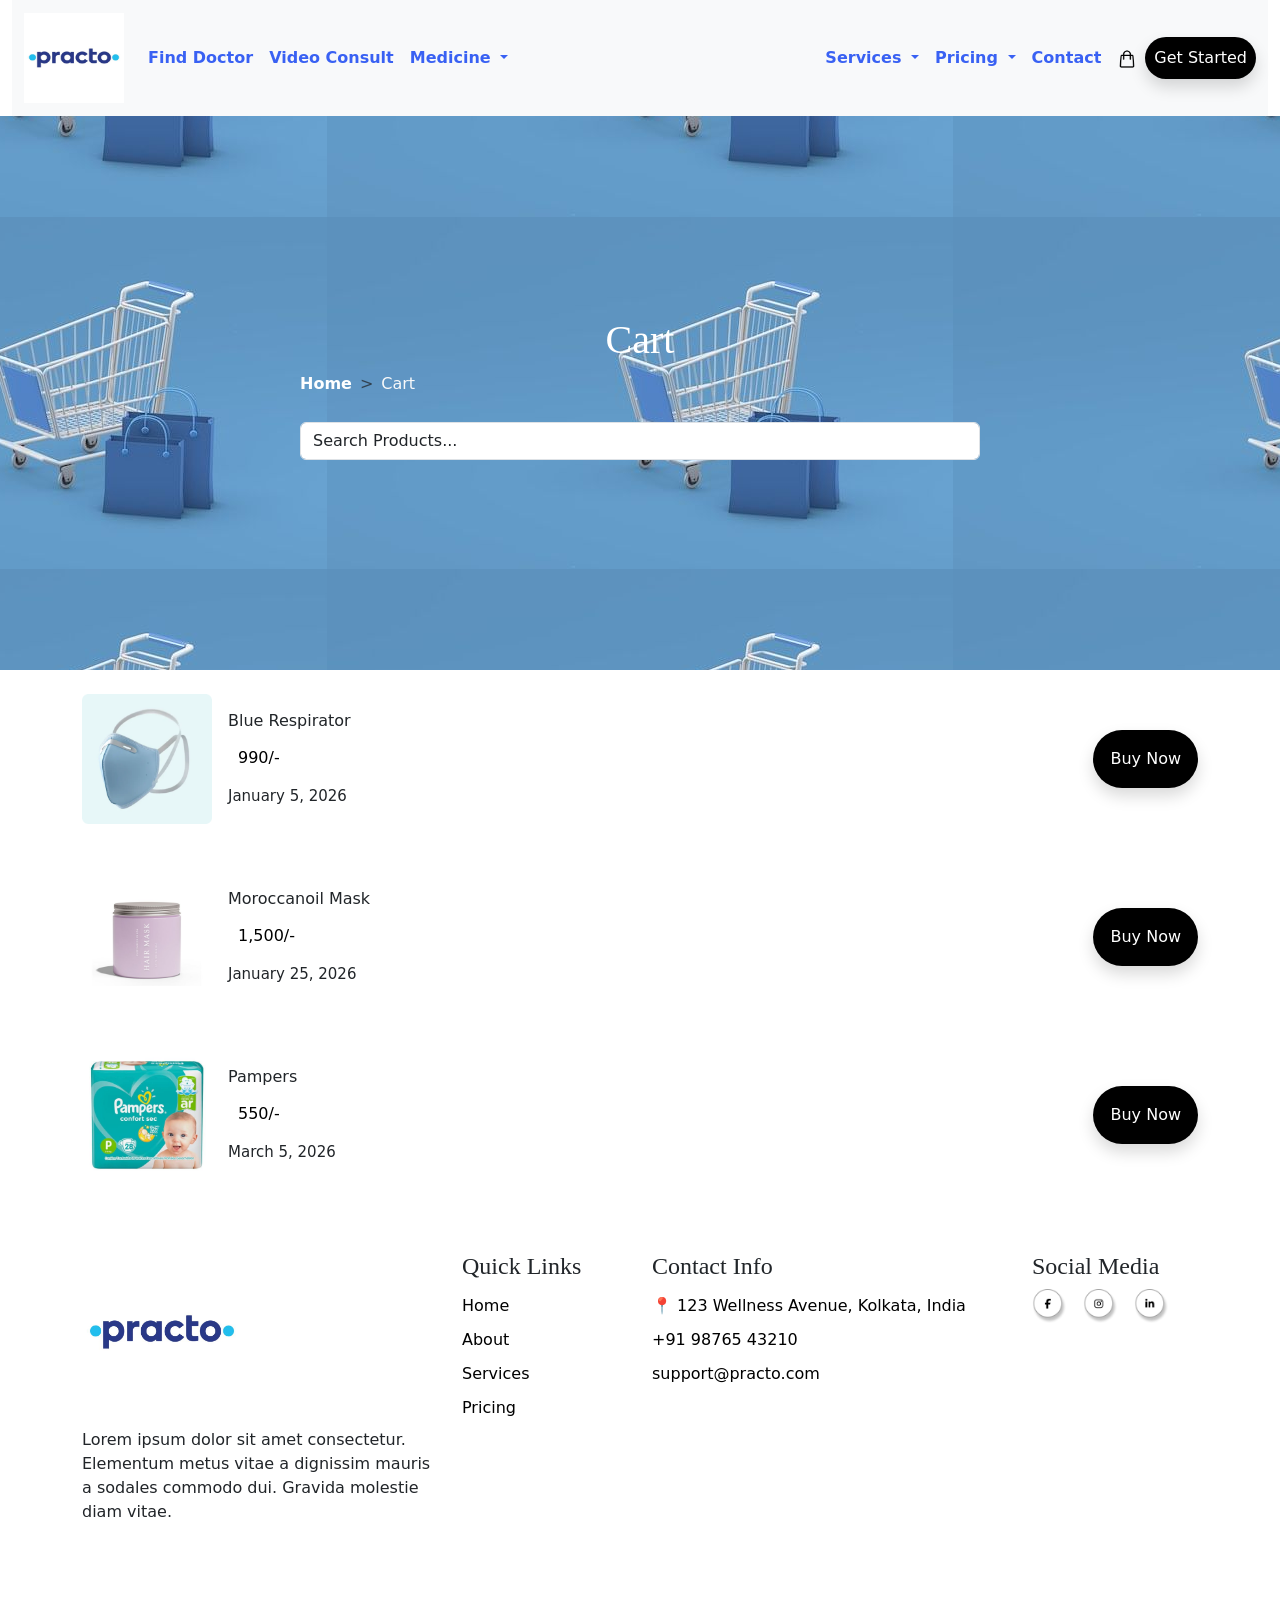
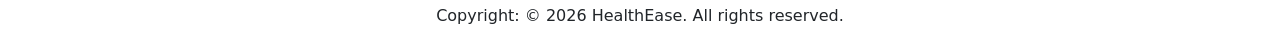
<file: Pages/cart.html>
<!DOCTYPE html>
<html lang="en">

<head>
    <meta charset="UTF-8">
    <meta name="viewport" content="width=device-width, initial-scale=1.0">
    <title>Doctor Cart</title>
    <link rel="stylesheet" href="./../style.css">
    <link href="https://cdn.jsdelivr.net/npm/bootstrap@5.3.8/dist/css/bootstrap.min.css" rel="stylesheet"
        integrity="sha384-sRIl4kxILFvY47J16cr9ZwB07vP4J8+LH7qKQnuqkuIAvNWLzeN8tE5YBujZqJLB" crossorigin="anonymous">

</head>

<body>
    <!-- Navbar -->
    <div class="container-fluid">
        <nav class="navbar navbar-expand-lg bg-body-tertiary">
            <div class="container-fluid">
                <a class="navbar-brand " href="./../index.html"><img src="./../asset/practo.jpg " class="logo"></a>
                <button class="navbar-toggler" type="button" data-bs-toggle="collapse"
                    data-bs-target="#navbarSupportedContent" aria-controls="navbarSupportedContent"
                    aria-expanded="false" aria-label="Toggle navigation">
                    <span class="navbar-toggler-icon"></span>
                </button>
                <div class="collapse navbar-collapse" id="navbarSupportedContent">
                    <ul class="navbar-nav me-auto mb-2 mb-lg-0">
                        <li class="nav-item">
                            <a class="nav-link" aria-current="page" href="./find_doctor.html">Find Doctor</a>
                        </li>
                        <li class="nav-item">
                            <a class="nav-link" href="video.html">Video Consult</a>
                        </li>

                        <!-- Medicine dropdown -->
                        <li class="nav-item dropdown">
                            <a class="nav-link dropdown-toggle" href="#" data-bs-toggle="modal"
                                data-bs-target="#staticBackdrop">
                                Medicine
                            </a>
                            <ul class="modal">
                                <li><a class="dropdown-item" href="#">Action</a></li>
                                <li><a class="dropdown-item" href="#">Another action</a></li>
                                <li>
                                    <hr class="dropdown-divider">
                                </li>
                                <li><a class="dropdown-item" href="#">Something else here</a></li>
                            </ul>
                        </li>
                        <!-- Modal -->
                        <div class="modal cart_section fade " id="staticBackdrop" data-bs-backdrop="static"
                            data-bs-keyboard="false" tabindex="-1" aria-labelledby="staticBackdropLabel"
                            aria-hidden="true">
                            <div class="modal-dialog modal-xl">
                                <div class="modal-content">
                                    <div class="modal-header">
                                        <h1 class="modal-title fs-5" id="staticBackdropLabel">Shop</h1>
                                        <button type="button" class="btn-close" data-bs-dismiss="modal"
                                            aria-label="Close"></button>
                                    </div>
                                    <div class="modal-body">
                                        <div class="list_1">

                                            <ul class="list_item p">
                                                <li><a class="dropdown-item py-2" href="#">Shop By Category</a></li>
                                                <li><a class="dropdown-item py-2" href="#">Product Grid</a></li>
                                                <li>
                                                    <a class="dropdown-item py-2" href="#">Cart</a>
                                                </li>
                                                <li><a class="dropdown-item py-2" href="#">Checkout</a></li>
                                                <li><a class="dropdown-item py-2" href="#">Wishlist</a></li>
                                                <li><a class="dropdown-item py-2" href="#">Login - Register</a></li>
                                            </ul>
                                        </div>
                                        <div class="card_2">
                                            <div class="d-flex ">

                                                <div class="card mx-2" style="width: 18rem;">
                                                    <img src="./../asset/image.png" class="card-img-top" alt="...">
                                                    <div class="card-body">
                                                        <img src="./../asset/star.png" class="w-25">
                                                        <h5 class="card-title">Blue medical T -Shirt</h5>
                                                        <p class="card-text text-primary fw-bold">550/-</p>
                                                    </div>
                                                </div>

                                                <div class="card mx-2" style="width: 18rem;">
                                                    <img src="./../asset/bp.png" class="card-img-top" alt="...">
                                                    <div class="card-body">
                                                        <img src="./../asset/star.png" class="w-25">
                                                        <h5 class="card-title">Electronic Tonometer</h5>
                                                        <p class="card-text text-primary fw-bold">1,900/-</p>
                                                    </div>
                                                </div>

                                                <div class="card mx-2" style="width: 18rem;">
                                                    <img src="./../asset/thermomiter.png" class="card-img-top"
                                                        alt="...">
                                                    <div class="card-body">
                                                        <img src="./../asset/star.png" class="w-25">
                                                        <h5 class="card-title">Digital Thermometer</h5>
                                                        <p class="card-text text-primary fw-bold">1,550/-</p>
                                                    </div>
                                                </div>

                                            </div>

                                        </div>

                                    </div>

                                </div>
                            </div>
                        </div>

                    </ul>


                    <!-- Services Dropdown -->
                    <li class="nav-item dropdown">
                        <a class="nav-link dropdown-toggle p-2" href="#" id="servicesDropdown" role="button"
                            data-bs-toggle="dropdown" aria-expanded="false">
                            Services
                        </a>

                        <ul class="dropdown-menu services-menu" aria-labelledby="servicesDropdown">

                            <li>
                                <a class="dropdown-item" href="#">
                                    General Consultation
                                </a>
                            </li>

                            <li>
                                <a class="dropdown-item" href="#">
                                    Specialist Appointments
                                </a>
                            </li>

                            <li>
                                <a class="dropdown-item" href="#">
                                    Online Video Consultation
                                </a>
                            </li>

                            <li>
                                <a class="dropdown-item" href="#">
                                    Lab Tests & Diagnostics
                                </a>
                            </li>

                        </ul>
                    </li>


                    <!-- pricing dropdown -->
                    <li class="nav-item dropdown p-2">
                        <a class="nav-link dropdown-toggle" href="#" id="servicesDropdown" role="button"
                            data-bs-toggle="dropdown" aria-expanded="false">
                            Pricing
                        </a>

                        <ul class="dropdown-menu services-menu" aria-labelledby="servicesDropdown">

                            <li>
                                <a class="dropdown-item" href="#">
                                    Basic Plan
                                </a>
                            </li>

                            <li>
                                <a class="dropdown-item" href="#">
                                    Professional Plan
                                </a>
                            </li>

                            <li>
                                <a class="dropdown-item" href="#">
                                    Premium Plan
                                </a>
                            </li>



                        </ul>
                    </li>

                    <!-- contact -->
                    <li class="nav-item p-2">
                        <a class="nav-link" href="contact.html">Contact</a>
                    </li>

                    <!-- Cart -->
                    <li class="nav-item p-2">
                        <a class="nav-link" href="#"><img src="./../asset/cart.png" alt="" width="20px"></a>
                    </li>
                    <!-- get started -->
                    <a href="./login.html"> <button class="btn rounded-pill get-started shadow p-2" type="submit">Get
                            Started</button></a>
                    </form>
                </div>
            </div>
        </nav>
    </div>


    <!-- cart hero-->
    <section class="cart_1">
        <div>
            <h1 class="heading">Cart</h1>
            <!-- breadcrum-->
            <nav style="--bs-breadcrumb-divider: '>';" aria-label="breadcrumb">
                <ol class="breadcrumb">
                    <li class="breadcrumb-item"><a href="./../index.html">Home</a></li>
                    <li class="breadcrumb-item active text-light" aria-current="page">Cart</li>
                </ol>
            </nav>
        </div>

        <div class="input-group ">

            <input class="form-control" type="text" value="Search Products..." aria-label="readonly input example"
                readonly>

        </div>

    </section>

    <!-- cart_listitem-->
    <section class="cart_2 py-4">

        <div class="container">

            <div class="row align-items-center g-4">

                <!-- Product -->
                <div class="col-12 col-md-8">

                    <div class="product_cart d-flex align-items-center gap-3">

                        <div>
                            <img src="./../asset/mask.png" alt="Blue Respirator" width="130" class="img-fluid">
                        </div>

                        <div>
                            <h6>Blue Respirator</h6>
                            <h6 class="price">990/-</h6>
                            <p class="date mb-0">January 5, 2026</p>
                        </div>

                    </div>

                </div>

                <!-- Buy Now -->
                <div class="col-12 col-md-4">

                    <div class="text-center text-md-end">

                        <a href="./login.html" class="btn rounded-pill get-started shadow p-3">
                            Buy Now
                        </a>

                    </div>

                </div>

            </div>

        </div>

    </section>

    <section class="cart_2 py-4">

        <div class="container">

            <div class="row align-items-center g-4">

                <!-- Product Details -->
                <div class="col-12 col-md-8">

                    <div class="product_cart d-flex align-items-center gap-3">

                        <div>
                            <img src="./../asset/hair mask.png" alt="Moroccanoil Mask" width="130" class="img-fluid">
                        </div>

                        <div>
                            <h6>Moroccanoil Mask</h6>
                            <h6 class="price">1,500/-</h6>
                            <p class="date mb-0">January 25, 2026</p>
                        </div>

                    </div>

                </div>

                <!-- Buy Now Button -->
                <div class="col-12 col-md-4">

                    <div class="text-center text-md-end">

                        <a href="./login.html" class="btn rounded-pill get-started shadow p-3">
                            Buy Now
                        </a>

                    </div>

                </div>

            </div>

        </div>

    </section>

    <section class="cart_2 py-4">

        <div class="container">

            <div class="row align-items-center g-4">

                <!-- Product Details -->
                <div class="col-12 col-md-8">

                    <div class="product_cart d-flex align-items-center gap-3">

                        <div>
                            <img src="./../asset/pampers.png" alt="Pampers" width="130" class="img-fluid">
                        </div>

                        <div>
                            <h6>Pampers</h6>
                            <h6 class="price">550/-</h6>
                            <p class="date mb-0">March 5, 2026</p>
                        </div>

                    </div>

                </div>

                <!-- Buy Now -->
                <div class="col-12 col-md-4">

                    <div class="text-center text-md-end">

                        <a href="./login.html" class="btn rounded-pill get-started shadow p-3">
                            Buy Now
                        </a>

                    </div>

                </div>

            </div>

        </div>

    </section>
    <!--  Footer -->
    <section class="part_6 py-5">
        <div class="container">
            <div class="row g-4">

                <!-- Logo & Description -->
                <div class="col-12 col-md-6 col-lg-4">
                    <div class="logo_1">
                        <img src="./../asset/practo.jpg" alt="HealthEase" class="img-fluid" style="max-width: 160px;">

                        <p class="mt-3">
                            Lorem ipsum dolor sit amet consectetur.
                            Elementum metus vitae a dignissim mauris
                            a sodales commodo dui. Gravida molestie
                            diam vitae.
                        </p>
                    </div>
                </div>

                <!-- Quick Links -->
                <div class="col-12 col-sm-6 col-lg-2">
                    <div class="quick_link">
                        <h4 class="for_footer">Quick Links</h4>

                        <ul class="list_items list-unstyled">
                            <li><a href="#">Home</a></li>
                            <li><a href="#">About</a></li>
                            <li><a href="#">Services</a></li>
                            <li><a href="#">Pricing</a></li>
                        </ul>
                    </div>
                </div>

                <!-- Contact Info -->
                <div class="col-12 col-sm-6 col-lg-4">
                    <div class="contact_info">
                        <h4 class="for_footer">Contact Info</h4>

                        <ul class="list_items list-unstyled">
                            <li>
                                <a href="#">
                                    📍 123 Wellness Avenue, Kolkata, India
                                </a>
                            </li>

                            <li>
                                <a href="tel:+919876543210">
                                    +91 98765 43210
                                </a>
                            </li>

                            <li>
                                <a href="mailto:support@practo.com">
                                    support@practo.com
                                </a>
                            </li>
                        </ul>
                    </div>
                </div>

                <!-- Social Media -->
                <div class="col-12 col-sm-6 col-lg-2">
                    <div class="social_link">
                        <h4 class="for_footer">Social Media</h4>

                        <ul class="link_items list-unstyled d-flex gap-3">
                            <li>
                                <a href="#">
                                    <img src="./../asset/facebook.png" alt="Facebook" width="35">
                                </a>
                            </li>

                            <li>
                                <a href="#">
                                    <img src="./../asset/insta.png" alt="Instagram" width="35">
                                </a>
                            </li>

                            <li>
                                <a href="#">
                                    <img src="./../asset/linkedin.png" alt="LinkedIn" width="35">
                                </a>
                            </li>
                        </ul>
                    </div>
                </div>

            </div>
        </div>
    </section>

    <!-- Copyright -->
    <section class="Copyright py-3 text-center">
        <div class="container">
            <p class="mb-0">
                Copyright: © 2026 HealthEase. All rights reserved.
            </p>
        </div>
    </section>

    <script src="https://cdn.jsdelivr.net/npm/bootstrap@5.3.8/dist/js/bootstrap.bundle.min.js"
        integrity="sha384-FKyoEForCGlyvwx9Hj09JcYn3nv7wiPVlz7YYwJrWVcXK/BmnVDxM+D2scQbITxI"
        crossorigin="anonymous"></script>


</body>

</html>
</file>
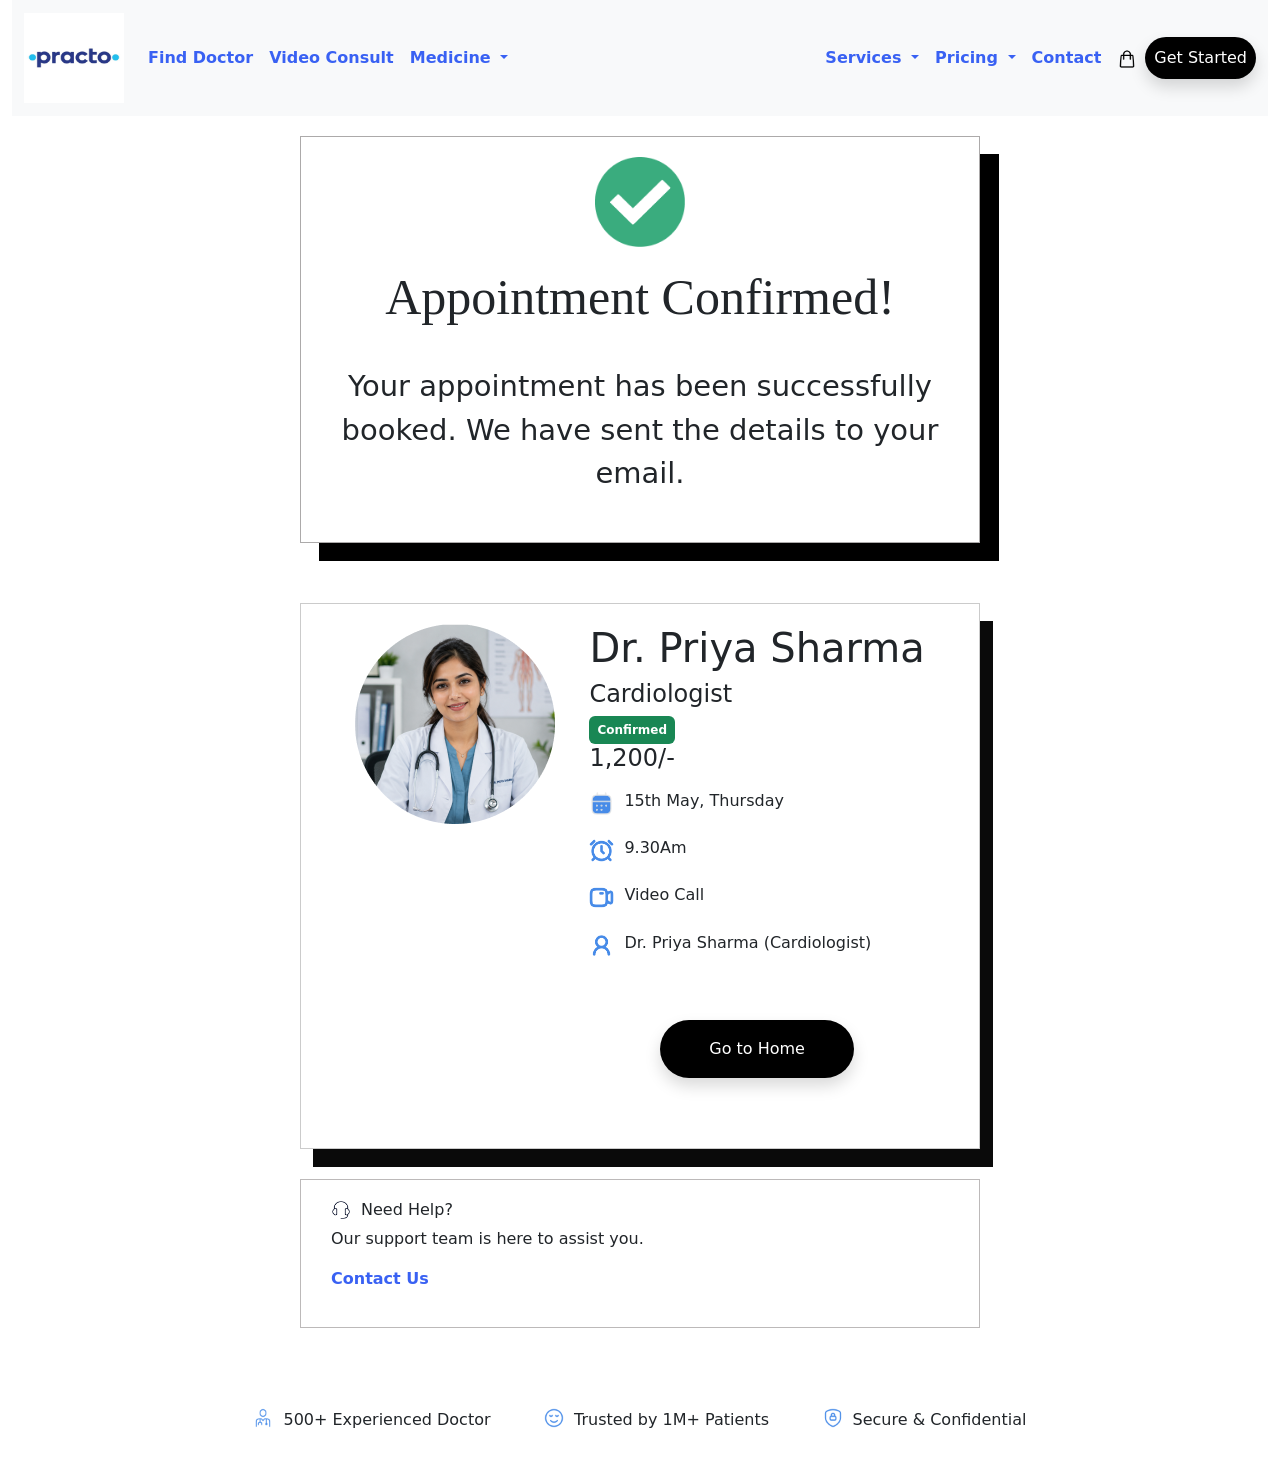
<file: Pages/confirmed.html>
<!DOCTYPE html>
<html lang="en">

<head>
    <meta charset="UTF-8">
    <meta name="viewport" content="width=device-width, initial-scale=1.0">
    <title>Confirmed</title>
    <link rel="stylesheet" href="./../style.css">
    <link href="https://cdn.jsdelivr.net/npm/bootstrap@5.3.8/dist/css/bootstrap.min.css" rel="stylesheet"
        integrity="sha384-sRIl4kxILFvY47J16cr9ZwB07vP4J8+LH7qKQnuqkuIAvNWLzeN8tE5YBujZqJLB" crossorigin="anonymous">
</head>

<body>
    <!-- Navbar -->
    <div class="container-fluid">
        <nav class="navbar navbar-expand-lg bg-body-tertiary">
            <div class="container-fluid">
                <a class="navbar-brand " href="./../index.html"><img src="./../asset/practo.jpg " class="logo"></a>
                <button class="navbar-toggler" type="button" data-bs-toggle="collapse"
                    data-bs-target="#navbarSupportedContent" aria-controls="navbarSupportedContent"
                    aria-expanded="false" aria-label="Toggle navigation">
                    <span class="navbar-toggler-icon"></span>
                </button>
                <div class="collapse navbar-collapse" id="navbarSupportedContent">
                    <ul class="navbar-nav me-auto mb-2 mb-lg-0">
                        <li class="nav-item">
                            <a class="nav-link" aria-current="page" href="./find_doctor.html">Find Doctor</a>
                        </li>
                        <li class="nav-item">
                            <a class="nav-link" href="video.html">Video Consult</a>
                        </li>

                        <!-- Medicine dropdown -->
                        <li class="nav-item dropdown">
                            <a class="nav-link dropdown-toggle" href="#" data-bs-toggle="modal"
                                data-bs-target="#staticBackdrop">
                                Medicine
                            </a>
                            <ul class="modal">
                                <li><a class="dropdown-item" href="#">Action</a></li>
                                <li><a class="dropdown-item" href="#">Another action</a></li>
                                <li>
                                    <hr class="dropdown-divider">
                                </li>
                                <li><a class="dropdown-item" href="#">Something else here</a></li>
                            </ul>
                        </li>
                        <!-- Modal -->
                        <div class="modal cart_section fade " id="staticBackdrop" data-bs-backdrop="static"
                            data-bs-keyboard="false" tabindex="-1" aria-labelledby="staticBackdropLabel"
                            aria-hidden="true">
                            <div class="modal-dialog modal-xl">
                                <div class="modal-content">
                                    <div class="modal-header">
                                        <h1 class="modal-title fs-5" id="staticBackdropLabel">Shop</h1>
                                        <button type="button" class="btn-close" data-bs-dismiss="modal"
                                            aria-label="Close"></button>
                                    </div>
                                    <div class="modal-body">
                                        <div class="list_1">

                                            <ul class="list_item p">
                                                <li><a class="dropdown-item py-2" href="#">Shop By Category</a></li>
                                                <li><a class="dropdown-item py-2" href="#">Product Grid</a></li>
                                                <li>
                                                    <a class="dropdown-item py-2" href="#">Cart</a>
                                                </li>
                                                <li><a class="dropdown-item py-2" href="#">Checkout</a></li>
                                                <li><a class="dropdown-item py-2" href="#">Wishlist</a></li>
                                                <li><a class="dropdown-item py-2" href="#">Login - Register</a></li>
                                            </ul>
                                        </div>
                                        <div class="card_2">
                                            <div class="d-flex ">

                                                <div class="card mx-2" style="width: 18rem;">
                                                    <img src="./../asset/image.png" class="card-img-top" alt="...">
                                                    <div class="card-body">
                                                        <img src="./../asset/star.png" class="w-25">
                                                        <h5 class="card-title">Blue medical T -Shirt</h5>
                                                        <p class="card-text text-primary fw-bold">550/-</p>
                                                    </div>
                                                </div>

                                                <div class="card mx-2" style="width: 18rem;">
                                                    <img src="./../asset/bp.png" class="card-img-top" alt="...">
                                                    <div class="card-body">
                                                        <img src="./../asset/star.png" class="w-25">
                                                        <h5 class="card-title">Electronic Tonometer</h5>
                                                        <p class="card-text text-primary fw-bold">1,900/-</p>
                                                    </div>
                                                </div>

                                                <div class="card mx-2" style="width: 18rem;">
                                                    <img src="./../asset/thermomiter.png" class="card-img-top"
                                                        alt="...">
                                                    <div class="card-body">
                                                        <img src="./../asset/star.png" class="w-25">
                                                        <h5 class="card-title">Digital Thermometer</h5>
                                                        <p class="card-text text-primary fw-bold">1,550/-</p>
                                                    </div>
                                                </div>

                                            </div>

                                        </div>

                                    </div>

                                </div>
                            </div>
                        </div>

                    </ul>


                    <!-- Services Dropdown -->
                    <li class="nav-item dropdown">
                        <a class="nav-link dropdown-toggle p-2" href="#" id="servicesDropdown" role="button"
                            data-bs-toggle="dropdown" aria-expanded="false">
                            Services
                        </a>

                        <ul class="dropdown-menu services-menu" aria-labelledby="servicesDropdown">

                            <li>
                                <a class="dropdown-item" href="#">
                                    General Consultation
                                </a>
                            </li>

                            <li>
                                <a class="dropdown-item" href="#">
                                    Specialist Appointments
                                </a>
                            </li>

                            <li>
                                <a class="dropdown-item" href="#">
                                    Online Video Consultation
                                </a>
                            </li>

                            <li>
                                <a class="dropdown-item" href="#">
                                    Lab Tests & Diagnostics
                                </a>
                            </li>

                        </ul>
                    </li>


                    <!-- pricing dropdown -->
                    <li class="nav-item dropdown p-2">
                        <a class="nav-link dropdown-toggle" href="#" id="servicesDropdown" role="button"
                            data-bs-toggle="dropdown" aria-expanded="false">
                            Pricing
                        </a>

                        <ul class="dropdown-menu services-menu" aria-labelledby="servicesDropdown">

                            <li>
                                <a class="dropdown-item" href="#">
                                    Basic Plan
                                </a>
                            </li>

                            <li>
                                <a class="dropdown-item" href="#">
                                    Professional Plan
                                </a>
                            </li>

                            <li>
                                <a class="dropdown-item" href="#">
                                    Premium Plan
                                </a>
                            </li>



                        </ul>
                    </li>

                    <!-- contact -->
                    <li class="nav-item p-2">
                        <a class="nav-link" href="contact.html">Contact</a>
                    </li>

                    <!-- Cart -->
                    <li class="nav-item p-2">
                        <a class="nav-link" href="#"><img src="./../asset/cart.png" alt="" width="20px"></a>
                    </li>
                    <!-- get started -->
                    <a href="./login.html"><button class="btn rounded-pill get-started shadow p-2" type="submit">Get Started</button></a>
                    </form>
                </div>
            </div>
        </nav>
    </div>

    <section class="confirmation">
        <div class="login">

            <img src="./../asset/success.png" alt="" width="90px" height="90px">
            <h1 class="login_heading">Appointment Confirmed!</h1>
            <p class="join_community">Your appointment has been successfully booked. We have sent the details to your
                email. </p>
        </div>

    </section>

    <section class="confirmation">
        <div class="dr_priyaa_confirmation">
            <img src="./../asset/doctor.png" alt="" height="200px">
            <div>
                <div class="">
                    <h1>Dr. Priya Sharma</h1>
                </div>

                <h4>Cardiologist</h4>
                <span class="badge text-bg-success p-2">Confirmed</span>
                <h4>1,200/-</h4>

                <!--Appointment Summary-->


                <div class="confirm_date">
                    <img src="./../asset/calender2.png" alt="" height="25px">
                    <h6>15th May, Thursday</h6>
                </div>
                <div class="confirm_date">
                    <img src="./../asset/clock2.png" alt="" height="25px">
                    <h6>9.30Am</h6>
                </div>
                <div class="confirm_date">
                    <img src="./../asset/video.png" alt="" height="25px">
                    <h6>Video Call</h6>
                </div>
                <div class="confirm_date">
                    <img src="./../asset/single user.png" alt="" height="25px">
                    <h6>Dr. Priya Sharma (Cardiologist)</h6>
                </div>
                 <div class="button_login">
                <a href="./../index.html"><button class="btn rounded-pill get-started shadow px-lg-5 py-3"
                        type="submit">Go to Home</button></a>
            </div>
            </div>
            




        </div>
        <!--Need help-->
        <div class="helping_zone">


            <div class="need_help">

                <img src="./../asset/headph.png" alt="" height="20px">
                <h6>Need Help?</h6>

            </div>
            <div>
                <p>Our support team is here to assist you.</p>
                <p class="contact_us">Contact Us</p>
            </div>
        </div>
    </section>

    <div class="trust_area">
        <div class="three_points">
            <img src="./../asset/doctor_icon.png" alt="" height="20px">
            <p>500+ Experienced Doctor</p>
        </div>
        <div class="three_points">
            <img src="./../asset/happy.png" alt="" height="20px">
            <p>Trusted by 1M+ Patients</p>
        </div>
        <div class="three_points">
            <img src="./../asset/secure.png" alt="" height="20px">
            <p>Secure & Confidential</p>
        </div>
    </div>





    <script src="https://cdn.jsdelivr.net/npm/bootstrap@5.3.8/dist/js/bootstrap.bundle.min.js"
        integrity="sha384-FKyoEForCGlyvwx9Hj09JcYn3nv7wiPVlz7YYwJrWVcXK/BmnVDxM+D2scQbITxI"
        crossorigin="anonymous"></script>

</body>

</html>
</file>
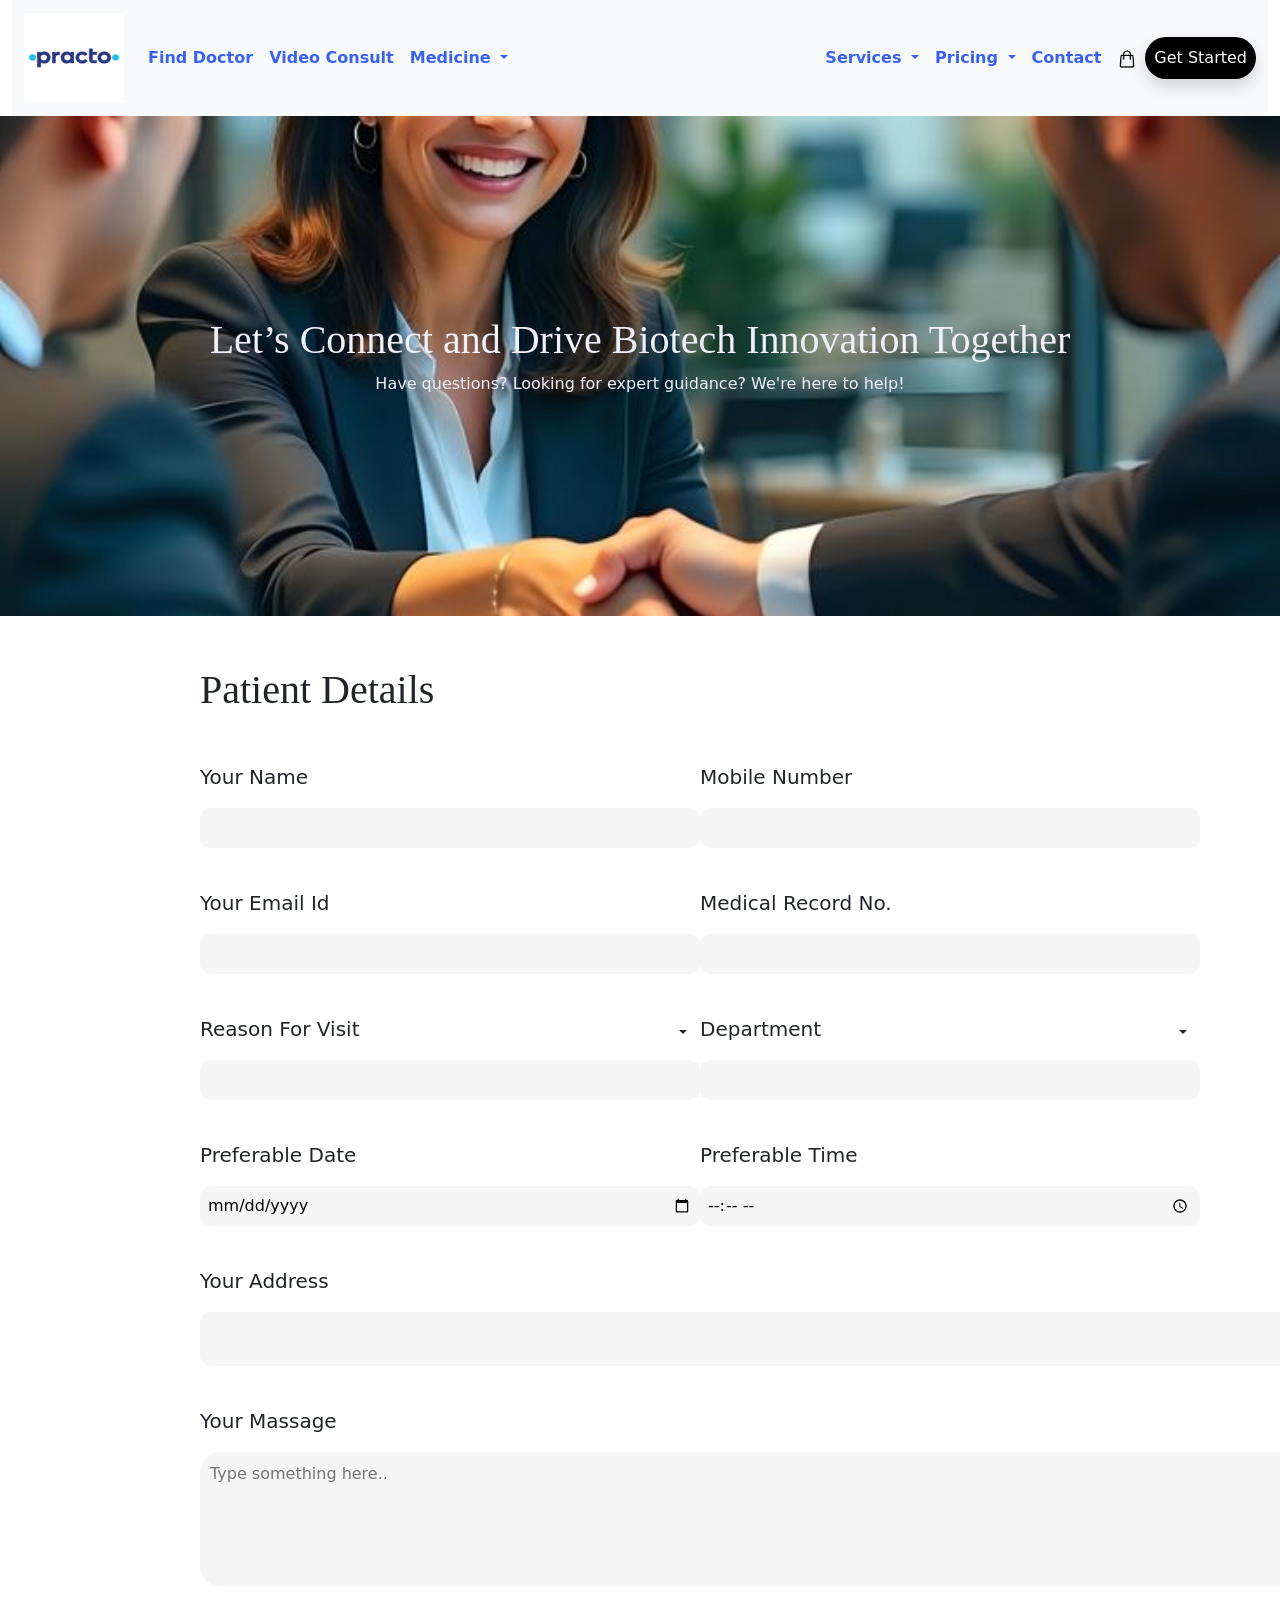
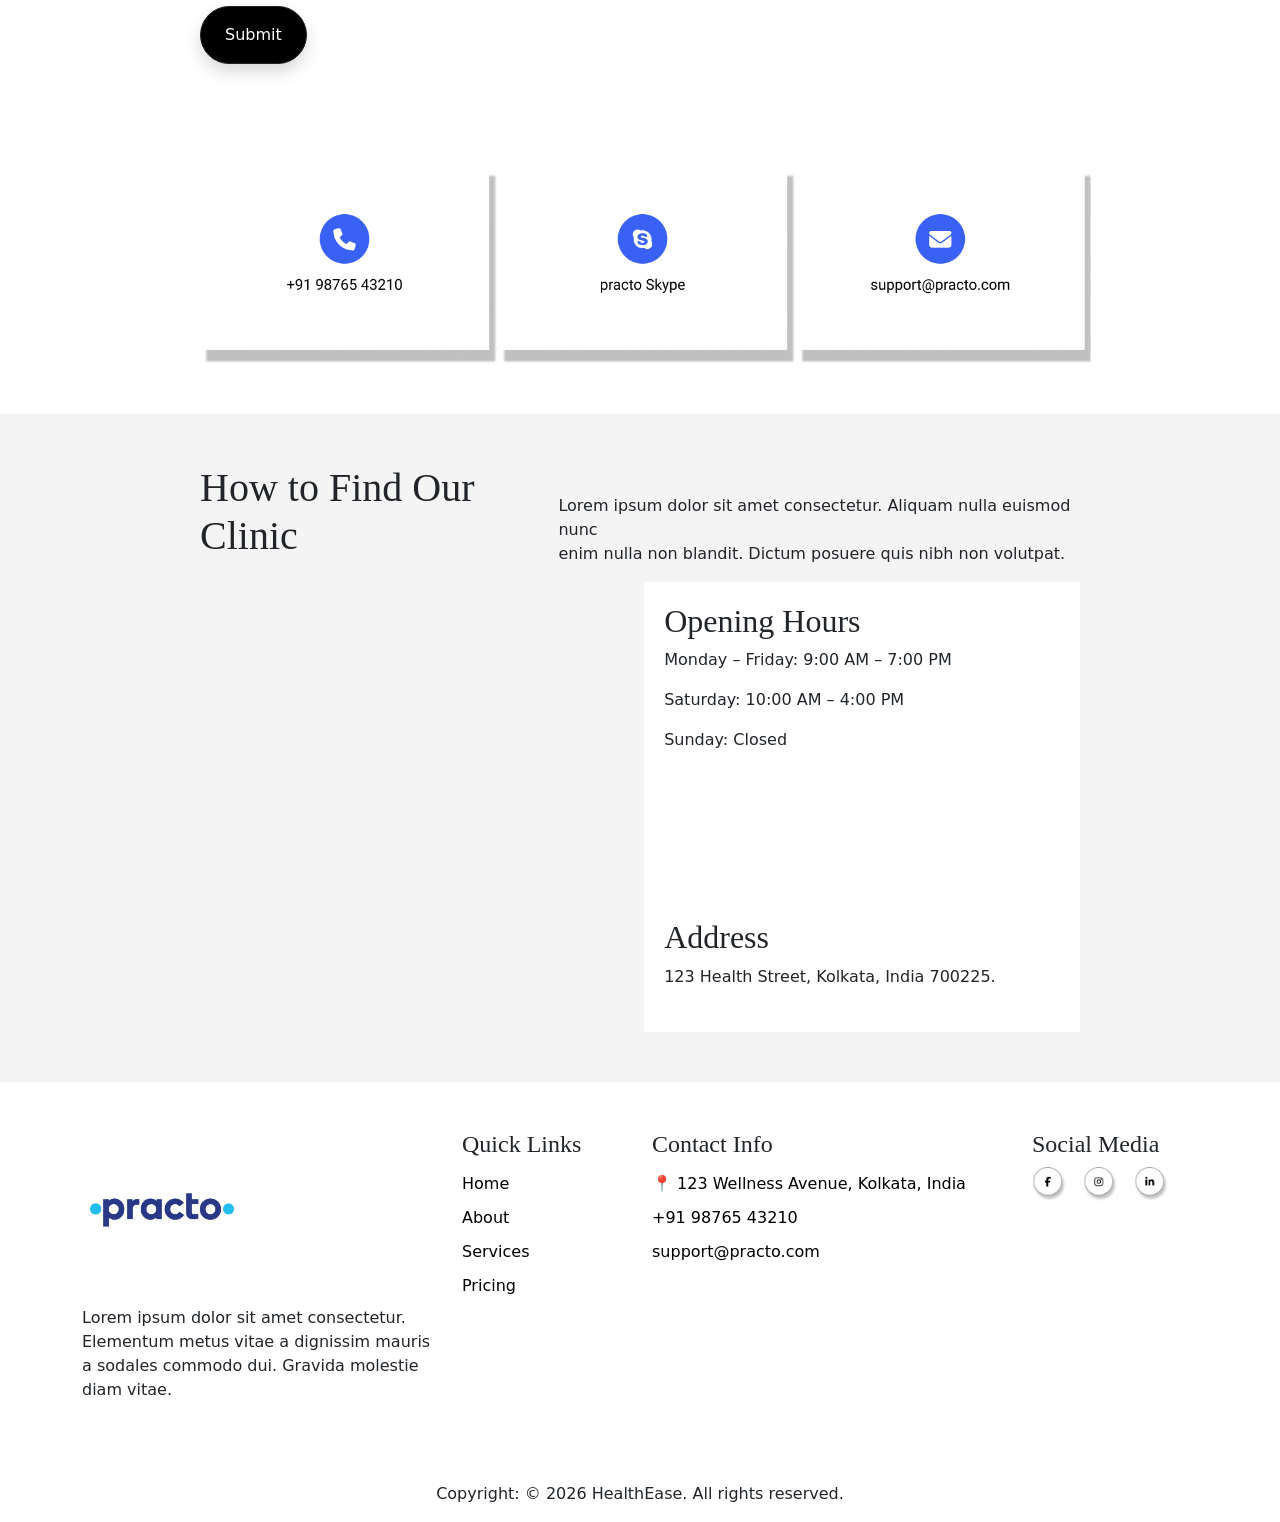
<file: Pages/contact.html>
<!DOCTYPE html>
<html lang="en">

<head>
    <meta charset="UTF-8">
    <meta name="viewport" content="width=device-width, initial-scale=1.0">
    <title>Contact</title>
    <link rel="stylesheet" href="./../style.css">
    <link href="https://cdn.jsdelivr.net/npm/bootstrap@5.3.8/dist/css/bootstrap.min.css" rel="stylesheet"
        integrity="sha384-sRIl4kxILFvY47J16cr9ZwB07vP4J8+LH7qKQnuqkuIAvNWLzeN8tE5YBujZqJLB" crossorigin="anonymous">
</head>

<body>

    <!-- Navbar -->
    <div class="container-fluid">
        <nav class="navbar navbar-expand-lg bg-body-tertiary">
            <div class="container-fluid">
                <a class="navbar-brand " href="./../index.html"><img src="./../asset/practo.jpg " class="logo"></a>
                <button class="navbar-toggler" type="button" data-bs-toggle="collapse"
                    data-bs-target="#navbarSupportedContent" aria-controls="navbarSupportedContent"
                    aria-expanded="false" aria-label="Toggle navigation">
                    <span class="navbar-toggler-icon"></span>
                </button>
                <div class="collapse navbar-collapse" id="navbarSupportedContent">
                    <ul class="navbar-nav me-auto mb-2 mb-lg-0">
                        <li class="nav-item">
                            <a class="nav-link" aria-current="page" href="./find_doctor.html">Find Doctor</a>
                        </li>
                        <li class="nav-item">
                            <a class="nav-link" href="video.html">Video Consult</a>
                        </li>

                        <!-- Medicine dropdown -->
                        <li class="nav-item dropdown">
                            <a class="nav-link dropdown-toggle" href="#" data-bs-toggle="modal"
                                data-bs-target="#staticBackdrop">
                                Medicine
                            </a>
                            <ul class="modal">
                                <li><a class="dropdown-item" href="#">Action</a></li>
                                <li><a class="dropdown-item" href="#">Another action</a></li>
                                <li>
                                    <hr class="dropdown-divider">
                                </li>
                                <li><a class="dropdown-item" href="#">Something else here</a></li>
                            </ul>
                        </li>
                        <!-- Modal -->
                        <div class="modal cart_section fade " id="staticBackdrop" data-bs-backdrop="static"
                            data-bs-keyboard="false" tabindex="-1" aria-labelledby="staticBackdropLabel"
                            aria-hidden="true">
                            <div class="modal-dialog modal-xl">
                                <div class="modal-content">
                                    <div class="modal-header">
                                        <h1 class="modal-title fs-5" id="staticBackdropLabel">Shop</h1>
                                        <button type="button" class="btn-close" data-bs-dismiss="modal"
                                            aria-label="Close"></button>
                                    </div>
                                    <div class="modal-body">
                                        <div class="list_1">

                                            <ul class="list_item p">
                                                <li><a class="dropdown-item py-2" href="#">Shop By Category</a></li>
                                                <li><a class="dropdown-item py-2" href="#">Product Grid</a></li>
                                                <li>
                                                    <a class="dropdown-item py-2" href="#">Cart</a>
                                                </li>
                                                <li><a class="dropdown-item py-2" href="#">Checkout</a></li>
                                                <li><a class="dropdown-item py-2" href="#">Wishlist</a></li>
                                                <li><a class="dropdown-item py-2" href="#">Login - Register</a></li>
                                            </ul>
                                        </div>
                                        <div class="card_2">
                                            <div class="d-flex ">

                                                <div class="card mx-2" style="width: 18rem;">
                                                    <img src="./../asset/image.png" class="card-img-top" alt="...">
                                                    <div class="card-body">
                                                        <img src="./../asset/star.png" class="w-25">
                                                        <h5 class="card-title">Blue medical T -Shirt</h5>
                                                        <p class="card-text text-primary fw-bold">550/-</p>
                                                    </div>
                                                </div>

                                                <div class="card mx-2" style="width: 18rem;">
                                                    <img src="./../asset/bp.png" class="card-img-top" alt="...">
                                                    <div class="card-body">
                                                        <img src="./../asset/star.png" class="w-25">
                                                        <h5 class="card-title">Electronic Tonometer</h5>
                                                        <p class="card-text text-primary fw-bold">1,900/-</p>
                                                    </div>
                                                </div>

                                                <div class="card mx-2" style="width: 18rem;">
                                                    <img src="./../asset/thermomiter.png" class="card-img-top"
                                                        alt="...">
                                                    <div class="card-body">
                                                        <img src="./../asset/star.png" class="w-25">
                                                        <h5 class="card-title">Digital Thermometer</h5>
                                                        <p class="card-text text-primary fw-bold">1,550/-</p>
                                                    </div>
                                                </div>

                                            </div>

                                        </div>

                                    </div>

                                </div>
                            </div>
                        </div>

                    </ul>


                    <!-- Services Dropdown -->
                    <li class="nav-item dropdown">
                        <a class="nav-link dropdown-toggle p-2" href="#" id="servicesDropdown" role="button"
                            data-bs-toggle="dropdown" aria-expanded="false">
                            Services
                        </a>

                        <ul class="dropdown-menu services-menu" aria-labelledby="servicesDropdown">

                            <li>
                                <a class="dropdown-item" href="#">
                                    General Consultation
                                </a>
                            </li>

                            <li>
                                <a class="dropdown-item" href="#">
                                    Specialist Appointments
                                </a>
                            </li>

                            <li>
                                <a class="dropdown-item" href="#">
                                    Online Video Consultation
                                </a>
                            </li>

                            <li>
                                <a class="dropdown-item" href="#">
                                    Lab Tests & Diagnostics
                                </a>
                            </li>

                        </ul>
                    </li>


                    <!-- pricing dropdown -->
                    <li class="nav-item dropdown p-2">
                        <a class="nav-link dropdown-toggle" href="#" id="servicesDropdown" role="button"
                            data-bs-toggle="dropdown" aria-expanded="false">
                            Pricing
                        </a>

                        <ul class="dropdown-menu services-menu" aria-labelledby="servicesDropdown">

                            <li>
                                <a class="dropdown-item" href="#">
                                    Basic Plan
                                </a>
                            </li>

                            <li>
                                <a class="dropdown-item" href="#">
                                    Professional Plan
                                </a>
                            </li>

                            <li>
                                <a class="dropdown-item" href="#">
                                    Premium Plan
                                </a>
                            </li>



                        </ul>
                    </li>

                    <!-- contact -->
                    <li class="nav-item p-2">
                        <a class="nav-link" href="contact.html">Contact</a>
                    </li>

                    <!-- Cart -->
                    <li class="nav-item p-2">
                        <a class="nav-link" href="./cart.html"><img src="./../asset/cart.png" alt="" width="20px"></a>
                    </li>
                    <!-- get started -->
                    <a href="./find_doctor.html"><button class="btn rounded-pill get-started shadow p-2"
                            type="submit">Get Started</button></a>
                    </form>
                </div>
            </div>
        </nav>
    </div>

    <!-- hero_contact -->
    <section class="contact_hero1">

        <h1 class="con_head">Let’s Connect and Drive Biotech Innovation Together</h1>
        <p>Have questions? Looking for expert guidance? We're here to help!</p>


    </section>

    <!--Patient Details -->

    <section class="patient_details2">
        <h1 class="patient_head">Patient Details</h1>
        <div class="input_items">
            <div class="enter_name">
                <p>Your name</p>
                <input type="text" class="name_input">
            </div>
            <div class="enter_name">
                <p>Mobile Number</p>
                <input type="number" class="name_input">
            </div>
        </div>
        <div class="input_items">
            <div class="enter_name">
                <p>Your Email id</p>
                <input type="text" class="name_input">
            </div>
            <div class="enter_name">
                <p>Medical Record No.</p>
                <input type="number" class="name_input">
            </div>
        </div>

        <div class="input_items">
            <div class="enter_name">
                <div class="enter_name_dropdown">
                    <p>Reason for visit</p>
                    <!--dropdown button-->
                    <div class="dropdown">
                        <button class="btn dropdown_list  dropdown-toggle" type="button" data-bs-toggle="dropdown"
                            aria-expanded="false">

                        </button>
                        <ul class="dropdown-menu">
                            <li><a class="dropdown-item" href="#">Action</a></li>
                            <li><a class="dropdown-item" href="#">Another action</a></li>
                            <li><a class="dropdown-item" href="#">Something else here</a></li>
                        </ul>
                    </div>
                </div>

                <input type="text" class="name_input">
            </div>
            <div class="enter_name">
                <div class="enter_name_dropdown">
                    <p>Department</p>
                    <!--dropdown button-->
                    <div class="dropdown">
                        <button class="btn dropdown_list  dropdown-toggle" type="button" data-bs-toggle="dropdown"
                            aria-expanded="false">

                        </button>
                        <ul class="dropdown-menu">
                            <li><a class="dropdown-item" href="#">Action</a></li>
                            <li><a class="dropdown-item" href="#">Another action</a></li>
                            <li><a class="dropdown-item" href="#">Something else here</a></li>
                        </ul>
                    </div>
                </div>

                <input type="text" class="name_input">
            </div>
        </div>

        <div class="input_items">
            <div class="enter_name">
                <div class="enter_name_dropdown">
                    <p>Preferable date</p>

                </div>

                <input type="date" class="name_input">
            </div>
            <div class="enter_name">
                <div class="enter_name_dropdown">
                    <p>Preferable Time</p>


                </div>

                <input type="time" class="name_input">
            </div>
        </div>

        <div class="input_items">
            <div class="enter_name">
                <p>Your address</p>
                <input type="text" class="address_">
            </div>
        </div>
        <div class="input_items">
            <div class="enter_name">
                <p>Your Massage</p>
                <input type="text" class="massage_" placeholder="Type something here..">
            </div>
        </div>
        <button class="btn btn-dark rounded-pill px-4 py-3 shadow">
            Submit
        </button>
    </section>

    <section class="support">
        <img src="./../asset/phone no..png" alt="" width="300px" height="200px">
        <img src="./../asset/skype.png" alt="" width="300px" height="200px">
        <img src="./../asset/support.png" alt="" width="300px" height="200px">

    </section>

    <section class="location">
        <div class="heading_howtofind">
            <h1 class="patient_head">How to Find Our Clinic</h1>
            <p class="lorem">Lorem ipsum dolor sit amet consectetur. Aliquam nulla euismod nunc <br> enim nulla non
                blandit. Dictum posuere quis nibh non volutpat.</p>
        </div>
        <div class="details">
            <!--map-->
            <iframe
                src="https://www.google.com/maps/embed?pb=!1m18!1m12!1m3!1d3721428.7615576163!2d87.85113785!3d24.37407445!2m3!1f0!2f0!3f0!3m2!1i1024!2i768!4f13.1!3m3!1m2!1s0x39fa16ff1397e887%3A0x71543a3dc3e7a20a!2sWest%20Bengal!5e0!3m2!1sen!2sin!4v1788428692361!5m2!1sen!2sin"
                width="600" height="450" style="border:0;" allowfullscreen="" loading="lazy"
                referrerpolicy="strict-origin-when-cross-origin"></iframe>
            <div class="location_info">
                <h2 class="opening_hours">Opening Hours</h2>
                <p>Monday – Friday: 9:00 AM – 7:00 PM</p>
                <p>Saturday: 10:00 AM – 4:00 PM</p>
                <p>Sunday: Closed</p>

                <div class="add_div">
                    <h2 class="opening_hours">Address</h2>
                    <p>123 Health Street, Kolkata, India 700225.</p>
                </div>
            </div>
        </div>

    </section>

    <!--  Footer -->
    <section class="part_6 py-5">
        <div class="container">
            <div class="row g-4">

                <!-- Logo & Description -->
                <div class="col-12 col-md-6 col-lg-4">
                    <div class="logo_1">
                        <img src="./../asset/practo.jpg" alt="HealthEase" class="img-fluid" style="max-width: 160px;">

                        <p class="mt-3">
                            Lorem ipsum dolor sit amet consectetur.
                            Elementum metus vitae a dignissim mauris
                            a sodales commodo dui. Gravida molestie
                            diam vitae.
                        </p>
                    </div>
                </div>

                <!-- Quick Links -->
                <div class="col-12 col-sm-6 col-lg-2">
                    <div class="quick_link">
                        <h4 class="for_footer">Quick Links</h4>

                        <ul class="list_items list-unstyled">
                            <li><a href="#">Home</a></li>
                            <li><a href="#">About</a></li>
                            <li><a href="#">Services</a></li>
                            <li><a href="#">Pricing</a></li>
                        </ul>
                    </div>
                </div>

                <!-- Contact Info -->
                <div class="col-12 col-sm-6 col-lg-4">
                    <div class="contact_info">
                        <h4 class="for_footer">Contact Info</h4>

                        <ul class="list_items list-unstyled">
                            <li>
                                <a href="#">
                                    📍 123 Wellness Avenue, Kolkata, India
                                </a>
                            </li>

                            <li>
                                <a href="tel:+919876543210">
                                    +91 98765 43210
                                </a>
                            </li>

                            <li>
                                <a href="mailto:support@practo.com">
                                    support@practo.com
                                </a>
                            </li>
                        </ul>
                    </div>
                </div>

                <!-- Social Media -->
                <div class="col-12 col-sm-6 col-lg-2">
                    <div class="social_link">
                        <h4 class="for_footer">Social Media</h4>

                        <ul class="link_items list-unstyled d-flex gap-3">
                            <li>
                                <a href="#">
                                    <img src="./../asset/facebook.png" alt="Facebook" width="35">
                                </a>
                            </li>

                            <li>
                                <a href="#">
                                    <img src="./../asset/insta.png" alt="Instagram" width="35">
                                </a>
                            </li>

                            <li>
                                <a href="#">
                                    <img src="./../asset/linkedin.png" alt="LinkedIn" width="35">
                                </a>
                            </li>
                        </ul>
                    </div>
                </div>

            </div>
        </div>
    </section>

    <!-- Copyright -->
    <section class="Copyright py-3 text-center">
        <div class="container">
            <p class="mb-0">
                Copyright: © 2026 HealthEase. All rights reserved.
            </p>
        </div>
    </section>








    <script src="https://cdn.jsdelivr.net/npm/bootstrap@5.3.8/dist/js/bootstrap.bundle.min.js"
        integrity="sha384-FKyoEForCGlyvwx9Hj09JcYn3nv7wiPVlz7YYwJrWVcXK/BmnVDxM+D2scQbITxI"
        crossorigin="anonymous"></script>
</body>

</html>
</file>
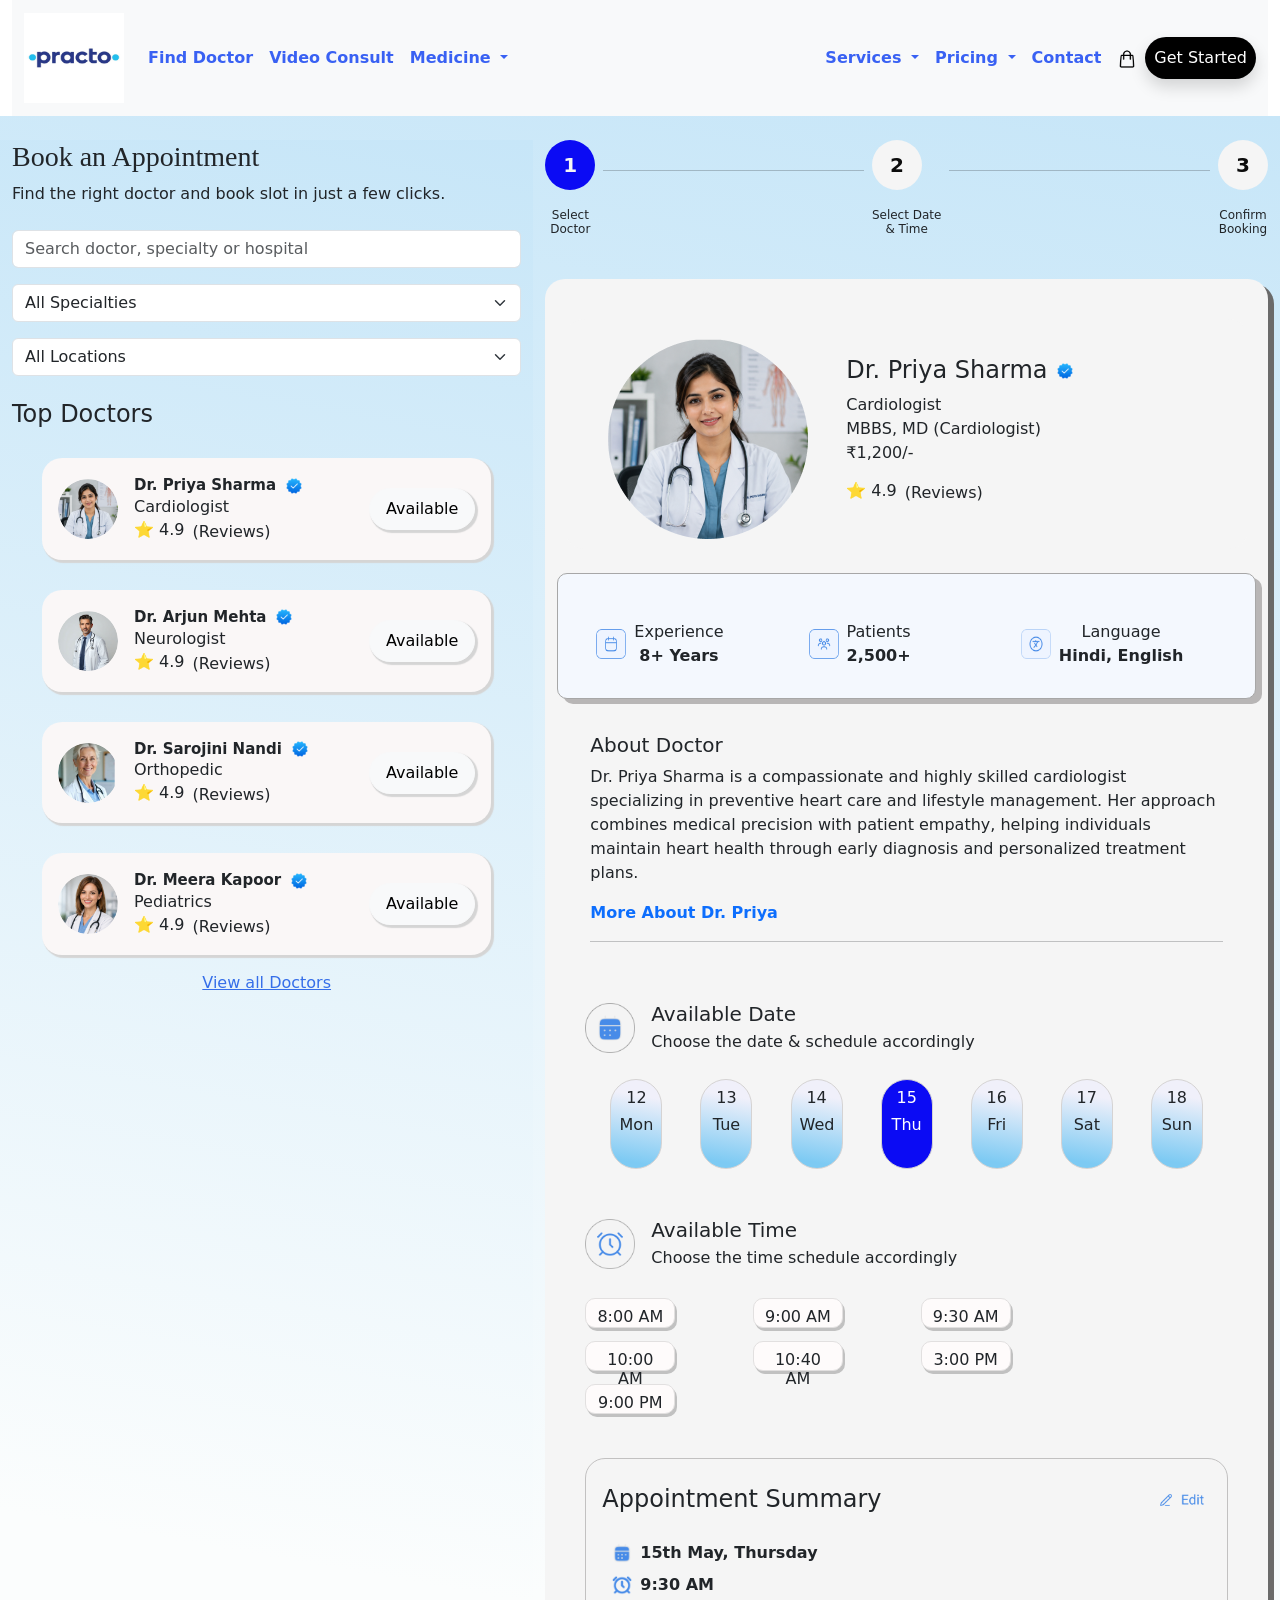
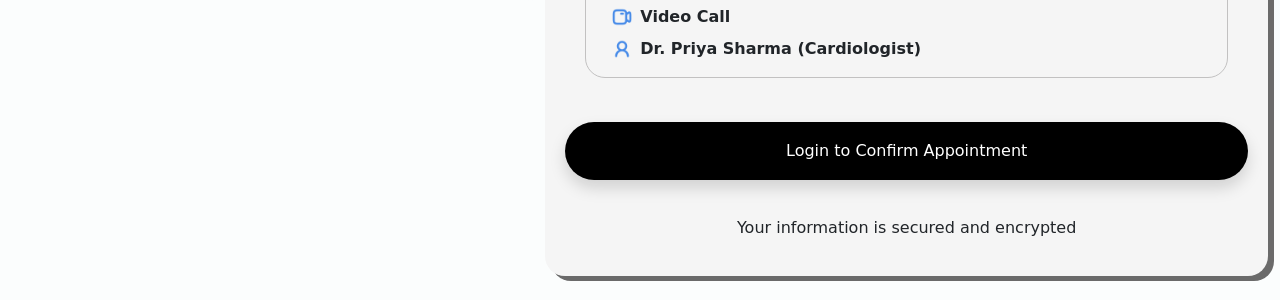
<file: Pages/find_doctor.html>
<!DOCTYPE html>
<html lang="en">

<head>
    <meta charset="UTF-8">
    <meta name="viewport" content="width=device-width, initial-scale=1.0">
    <title>Find Doctors</title>
    <link rel="stylesheet" href="./../style.css">
    <link href="https://cdn.jsdelivr.net/npm/bootstrap@5.3.8/dist/css/bootstrap.min.css" rel="stylesheet"
        integrity="sha384-sRIl4kxILFvY47J16cr9ZwB07vP4J8+LH7qKQnuqkuIAvNWLzeN8tE5YBujZqJLB" crossorigin="anonymous">
</head>

<body>

    <!-- Navbar -->
    <div class="container-fluid">
        <nav class="navbar navbar-expand-lg bg-body-tertiary">
            <div class="container-fluid">
                <a class="navbar-brand " href="./../index.html"><img src="./../asset/practo.jpg" class="logo"></a>
                <button class="navbar-toggler" type="button" data-bs-toggle="collapse"
                    data-bs-target="#navbarSupportedContent" aria-controls="navbarSupportedContent"
                    aria-expanded="false" aria-label="Toggle navigation">
                    <span class="navbar-toggler-icon"></span>
                </button>
                <div class="collapse navbar-collapse" id="navbarSupportedContent">
                    <ul class="navbar-nav me-auto mb-2 mb-lg-0">
                        <li class="nav-item">
                            <a class="nav-link" aria-current="page" href="#">Find Doctor</a>
                        </li>
                        <li class="nav-item">
                            <a class="nav-link" href="video.html">Video Consult</a>
                        </li>

                        <!-- Medicine dropdown -->
                        <li class="nav-item dropdown">
                            <a class="nav-link dropdown-toggle" href="#" data-bs-toggle="modal"
                                data-bs-target="#staticBackdrop">
                                Medicine
                            </a>
                            <ul class="modal">
                                <li><a class="dropdown-item" href="#">Action</a></li>
                                <li><a class="dropdown-item" href="#">Another action</a></li>
                                <li>
                                    <hr class="dropdown-divider">
                                </li>
                                <li><a class="dropdown-item" href="#">Something else here</a></li>
                            </ul>
                        </li>
                        <!-- Modal -->
                        <div class="modal cart_section fade " id="staticBackdrop" data-bs-backdrop="static"
                            data-bs-keyboard="false" tabindex="-1" aria-labelledby="staticBackdropLabel"
                            aria-hidden="true">
                            <div class="modal-dialog modal-xl">
                                <div class="modal-content">
                                    <div class="modal-header">
                                        <h1 class="modal-title fs-5" id="staticBackdropLabel">Shop</h1>
                                        <button type="button" class="btn-close" data-bs-dismiss="modal"
                                            aria-label="Close"></button>
                                    </div>
                                    <div class="modal-body">
                                        <div class="list_1">

                                            <ul class="list_item p">
                                                <li><a class="dropdown-item py-2" href="#">Shop By Category</a></li>
                                                <li><a class="dropdown-item py-2" href="#">Product Grid</a></li>
                                                <li>
                                                    <a class="dropdown-item py-2" href="#">Cart</a>
                                                </li>
                                                <li><a class="dropdown-item py-2" href="#">Checkout</a></li>
                                                <li><a class="dropdown-item py-2" href="#">Wishlist</a></li>
                                                <li><a class="dropdown-item py-2" href="#">Login - Register</a></li>
                                            </ul>
                                        </div>
                                        <div class="card_2">
                                            <div class="d-flex ">

                                                <div class="card mx-2" style="width: 18rem;">
                                                    <img src="./../asset/image.png" class="card-img-top" alt="...">
                                                    <div class="card-body">
                                                        <img src="./../asset/star.png" class="w-25">
                                                        <h5 class="card-title">Blue medical T -Shirt</h5>
                                                        <p class="card-text text-primary fw-bold">550/-</p>
                                                    </div>
                                                </div>

                                                <div class="card mx-2" style="width: 18rem;">
                                                    <img src="./../asset/bp.png" class="card-img-top" alt="...">
                                                    <div class="card-body">
                                                        <img src="./../asset/star.png" class="w-25">
                                                        <h5 class="card-title">Electronic Tonometer</h5>
                                                        <p class="card-text text-primary fw-bold">1,900/-</p>
                                                    </div>
                                                </div>

                                                <div class="card mx-2" style="width: 18rem;">
                                                    <img src="./../asset/thermomiter.png" class="card-img-top"
                                                        alt="...">
                                                    <div class="card-body">
                                                        <img src="./../asset/star.png" class="w-25">
                                                        <h5 class="card-title">Digital Thermometer</h5>
                                                        <p class="card-text text-primary fw-bold">1,550/-</p>
                                                    </div>
                                                </div>

                                            </div>

                                        </div>

                                    </div>

                                </div>
                            </div>
                        </div>

                    </ul>


                    <!-- Services Dropdown -->
                    <li class="nav-item dropdown">
                        <a class="nav-link dropdown-toggle p-2" href="#" id="servicesDropdown" role="button"
                            data-bs-toggle="dropdown" aria-expanded="false">
                            Services
                        </a>

                        <ul class="dropdown-menu services-menu" aria-labelledby="servicesDropdown">

                            <li>
                                <a class="dropdown-item" href="#">
                                    General Consultation
                                </a>
                            </li>

                            <li>
                                <a class="dropdown-item" href="#">
                                    Specialist Appointments
                                </a>
                            </li>

                            <li>
                                <a class="dropdown-item" href="#">
                                    Online Video Consultation
                                </a>
                            </li>

                            <li>
                                <a class="dropdown-item" href="#">
                                    Lab Tests & Diagnostics
                                </a>
                            </li>

                        </ul>
                    </li>


                    <!-- pricing dropdown -->
                    <li class="nav-item dropdown p-2">
                        <a class="nav-link dropdown-toggle" href="#" id="servicesDropdown" role="button"
                            data-bs-toggle="dropdown" aria-expanded="false">
                            Pricing
                        </a>

                        <ul class="dropdown-menu services-menu" aria-labelledby="servicesDropdown">

                            <li>
                                <a class="dropdown-item" href="#">
                                    Basic Plan
                                </a>
                            </li>

                            <li>
                                <a class="dropdown-item" href="#">
                                    Professional Plan
                                </a>
                            </li>

                            <li>
                                <a class="dropdown-item" href="#">
                                    Premium Plan
                                </a>
                            </li>



                        </ul>
                    </li>

                    <!-- contact -->
                    <li class="nav-item p-2">
                        <a class="nav-link" href="./contact.html">Contact</a>
                    </li>

                    <!-- Cart -->
                    <li class="nav-item p-2">
                        <a class="nav-link" href="cart.html"><img src="./../asset/cart.png" alt="" width="20px"></a>
                    </li>
                    <!-- get started -->
                    <a href="./login.html"><button class="btn rounded-pill get-started shadow p-2" type="submit">Get Started</button></a>
                    </form>
                </div>
            </div>
        </nav>
    </div>

    <!-- Book an Appointment -->
   <div class="doctor_details container-fluid py-4">

    <div class="row g-4">

        <!-- LEFT: Book Appointment -->
        <section class="book_appointment col-12 col-lg-5">

            <div class="mb-4">
                <h3 class="heading_finddoc">Book an Appointment</h3>
                <p>Find the right doctor and book slot in just a few clicks.</p>
            </div>

            <!-- Search -->
            <form>
                <div class="mb-3">
                    <input
                        type="text"
                        class="form-control"
                        placeholder="Search doctor, specialty or hospital"
                    >
                </div>

                <div class="mb-3">
                    <select class="form-select">
                        <option selected>All Specialties</option>
                        <option>Cardiology</option>
                        <option>Neurology</option>
                        <option>Orthopedics</option>
                        <option>Dermatology</option>
                    </select>
                </div>

                <div class="mb-4">
                    <select class="form-select">
                        <option selected>All Locations</option>
                        <option>Kolkata</option>
                        <option>Delhi</option>
                        <option>Mumbai</option>
                    </select>
                </div>
            </form>


            <!-- Top Doctors -->
            <h4 class="mb-3">Top Doctors</h4>

            <!-- Doctor 1 -->
            <div class="top_doctor d-flex align-items-center gap-3 p-3 mb-3">

                <img src="./../asset/doctor.png"
                     alt="Dr. Priya Sharma"
                     width="60"
                     height="60"
                     class="rounded-circle">

                <div class="flex-grow-1">

                    <div class="doc_verify d-flex align-items-center gap-2">
                        <p class="doc_name mb-0">Dr. Priya Sharma</p>
                        <img src="./../asset/verified.png"
                             alt="Verified"
                             height="20">
                    </div>

                    <h6 class="department mb-1">Cardiologist</h6>

                    <div class="rating d-flex gap-2">
                        <h6 class="mb-0">⭐ 4.9</h6>
                        <p class="mb-0">(Reviews)</p>
                    </div>

                </div>

                <button class="btn btn-light rounded-pill px-3 py-2">
                    Available
                </button>

            </div>


            <!-- Doctor 2 -->
            <div class="top_doctor d-flex align-items-center gap-3 p-3 mb-3">

                <img src="./../asset/maledoc.png"
                     alt="Dr. Arjun Mehta"
                     width="60"
                     height="60"
                     class="rounded-circle">

                <div class="flex-grow-1">

                    <div class="doc_verify d-flex align-items-center gap-2">
                        <p class="doc_name mb-0">Dr. Arjun Mehta</p>
                        <img src="./../asset/verified.png"
                             alt="Verified"
                             height="20">
                    </div>

                    <h6 class="department mb-1">Neurologist</h6>

                    <div class="rating d-flex gap-2">
                        <h6 class="mb-0">⭐ 4.9</h6>
                        <p class="mb-0">(Reviews)</p>
                    </div>

                </div>

                <button class="btn btn-light rounded-pill px-3 py-2">
                    Available
                </button>

            </div>


            <!-- Doctor 3 -->
            <div class="top_doctor d-flex align-items-center gap-3 p-3 mb-3">

                <img src="./../asset/oldlady.png"
                     alt="Dr. Sarojini Nandi"
                     width="60"
                     height="60"
                     class="rounded-circle">

                <div class="flex-grow-1">

                    <div class="doc_verify d-flex align-items-center gap-2">
                        <p class="doc_name mb-0">Dr. Sarojini Nandi</p>
                        <img src="./../asset/verified.png"
                             alt="Verified"
                             height="20">
                    </div>

                    <h6 class="department mb-1">Orthopedic</h6>

                    <div class="rating d-flex gap-2">
                        <h6 class="mb-0">⭐ 4.9</h6>
                        <p class="mb-0">(Reviews)</p>
                    </div>

                </div>

                <button class="btn btn-light rounded-pill px-3 py-2">
                    Available
                </button>

            </div>


            <!-- Doctor 4 -->
            <div class="top_doctor d-flex align-items-center gap-3 p-3 mb-3">

                <img src="./../asset/dr.meera.png"
                     alt="Dr. Meera Kapoor"
                     width="60"
                     height="60"
                     class="rounded-circle">

                <div class="flex-grow-1">

                    <div class="doc_verify d-flex align-items-center gap-2">
                        <p class="doc_name mb-0">Dr. Meera Kapoor</p>
                        <img src="./../asset/verified.png"
                             alt="Verified"
                             height="20">
                    </div>

                    <h6 class="department mb-1">Pediatrics</h6>

                    <div class="rating d-flex gap-2">
                        <h6 class="mb-0">⭐ 4.9</h6>
                        <p class="mb-0">(Reviews)</p>
                    </div>

                </div>

                <button class="btn btn-light rounded-pill px-3 py-2">
                    Available
                </button>

            </div>

            <div class="text-center mt-3">
                <a href="#" class="view_all">View all Doctors</a>
            </div>

        </section>


        <!-- RIGHT: Appointment Summary -->
        <section class="doctor_info col-12 col-lg-7">

            <!-- Steps -->
            <div class="summary d-flex align-items-start justify-content-center gap-2 mb-4">

                <div class="text-center">
                    <div class="cercle">1</div>
                    <h6 class="steps_heading mt-2">
                        Select<br>Doctor
                    </h6>
                </div>

                <hr class="rular flex-grow-1">

                <div class="text-center">
                    <div class="cercle2">2</div>
                    <h6 class="steps_heading mt-2">
                        Select Date<br>& Time
                    </h6>
                </div>

                <hr class="rular flex-grow-1">

                <div class="text-center">
                    <div class="cercle2">3</div>
                    <h6 class="steps_heading mt-2">
                        Confirm<br>Booking
                    </h6>
                </div>

            </div>


            <!-- Doctor Information -->
            <div class="all_aboutdoc">

                <div class="dr_priya d-flex align-items-center gap-3">

                    <img src="./../asset/doctor.png"
                         alt="Dr. Priya Sharma"
                         height="150"
                         class="img-fluid">

                    <div>

                        <div class="doc_verify d-flex align-items-center gap-2">
                            <h4 class="mb-0">Dr. Priya Sharma</h4>
                            <img src="./../asset/verified.png"
                                 alt="Verified"
                                 height="20">
                        </div>

                        <ul class="description_list mt-2">
                            <li>Cardiologist</li>
                            <li>MBBS, MD (Cardiologist)</li>
                            <li>₹1,200/-</li>
                        </ul>

                        <div class="rating d-flex gap-2">
                            <h6>⭐ 4.9</h6>
                            <p>(Reviews)</p>
                        </div>

                    </div>

                </div>


                <!-- Doctor Qualities -->
                <div class="qualities row g-3 mt-4">

                    <div class="col-12 col-md-4">
                        <div class="qualities_1 d-flex align-items-center gap-2">
                            <img src="./../asset/calender.png"
                                 alt="Experience"
                                 width="30"
                                 height="30">

                            <div>
                                <p class="mb-0">Experience</p>
                                <p class="qualities_p mb-0">8+ Years</p>
                            </div>
                        </div>
                    </div>

                    <div class="col-12 col-md-4">
                        <div class="qualities_1 d-flex align-items-center gap-2">
                            <img src="./../asset/user.png"
                                 alt="Patients"
                                 width="30"
                                 height="30">

                            <div>
                                <p class="mb-0">Patients</p>
                                <p class="qualities_p mb-0">2,500+</p>
                            </div>
                        </div>
                    </div>

                    <div class="col-12 col-md-4">
                        <div class="qualities_1 d-flex align-items-center gap-2">
                            <img src="./../asset/language.png"
                                 alt="Language"
                                 width="30"
                                 height="30">

                            <div>
                                <p class="mb-0">Language</p>
                                <p class="qualities_p mb-0">Hindi, English</p>
                            </div>
                        </div>
                    </div>

                </div>


                <!-- About Doctor -->
                <div class="about_doctor mt-4">

                    <h5>About Doctor</h5>

                    <p>
                        Dr. Priya Sharma is a compassionate and highly skilled
                        cardiologist specializing in preventive heart care and
                        lifestyle management. Her approach combines medical
                        precision with patient empathy, helping individuals
                        maintain heart health through early diagnosis and
                        personalized treatment plans.
                    </p>

                    <p class="view_more">
                        <a href="#">More About Dr. Priya</a>
                    </p>

                    <hr>

                </div>


                <!-- Available Date -->
                <div class="available_date d-flex align-items-center gap-3 mt-4">

                    <img src="./../asset/date.png"
                         alt="Date"
                         height="50">

                    <div>
                        <h5 class="mb-1">Available Date</h5>
                        <p class="mb-0">
                            Choose the date & schedule accordingly
                        </p>
                    </div>

                </div>


                <!-- Dates -->
                <div class="date_list d-flex gap-2 mt-3">

    <div class="select_date text-center p-2">
        <h6>12</h6>
        <h6>Mon</h6>
    </div>

    <div class="select_date text-center p-2">
        <h6>13</h6>
        <h6>Tue</h6>
    </div>

    <div class="select_date text-center p-2">
        <h6>14</h6>
        <h6>Wed</h6>
    </div>

    <div class="select_date_active text-center p-2">
        <h6>15</h6>
        <h6>Thu</h6>
    </div>

    <div class="select_date text-center p-2">
        <h6>16</h6>
        <h6>Fri</h6>
    </div>

    <div class="select_date text-center p-2">
        <h6>17</h6>
        <h6>Sat</h6>
    </div>

    <div class="select_date text-center p-2">
        <h6>18</h6>
        <h6>Sun</h6>
    </div>

</div>


                <!-- Available Time -->
                <div class="available_date d-flex align-items-center gap-3 mt-4">

                    <img src="./../asset/Clock.png"
                         alt="Time"
                         height="50">

                    <div>
                        <h5 class="mb-1">Available Time</h5>
                        <p class="mb-0">
                            Choose the time schedule accordingly
                        </p>
                    </div>

                </div>


                <!-- Times -->
                <div class="time_list row row-cols-2 row-cols-sm-3 row-cols-md-4 g-2 mt-3">

                    <div class="col">
                        <div class="select_time text-center p-2">
                            <h6>8:00 AM</h6>
                        </div>
                    </div>

                    <div class="col">
                        <div class="select_time text-center p-2">
                            <h6>9:00 AM</h6>
                        </div>
                    </div>

                    <div class="col">
                        <div class="select_time text-center p-2">
                            <h6>9:30 AM</h6>
                        </div>
                    </div>

                    <div class="col">
                        <div class="select_time text-center p-2">
                            <h6>10:00 AM</h6>
                        </div>
                    </div>

                    <div class="col">
                        <div class="select_time text-center p-2">
                            <h6>10:40 AM</h6>
                        </div>
                    </div>

                    <div class="col">
                        <div class="select_time text-center p-2">
                            <h6>3:00 PM</h6>
                        </div>
                    </div>

                    <div class="col">
                        <div class="select_time text-center p-2">
                            <h6>9:00 PM</h6>
                        </div>
                    </div>

                </div>


                <!-- Appointment Summary -->
                <div class="appointment_summary mt-4 p-3">

                    <div class="appointment_summary_heading d-flex justify-content-between align-items-center">

                        <h4 class="mb-0">Appointment Summary</h4>

                        <img src="./../asset/edit.png"
                             alt="Edit"
                             height="30">

                    </div>

                    <div class="may_15th d-flex align-items-center gap-2 mt-3">
                        <img src="./../asset/calender2.png"
                             alt="Date"
                             height="20">
                        <p class="mb-0">15th May, Thursday</p>
                    </div>

                    <div class="may_15th d-flex align-items-center gap-2 mt-2">
                        <img src="./../asset/clock2.png"
                             alt="Time"
                             height="20">
                        <p class="mb-0">9:30 AM</p>
                    </div>

                    <div class="may_15th d-flex align-items-center gap-2 mt-2">
                        <img src="./../asset/video.png"
                             alt="Video Call"
                             height="20">
                        <p class="mb-0">Video Call</p>
                    </div>

                    <div class="may_15th d-flex align-items-center gap-2 mt-2">
                        <img src="./../asset/single user.png"
                             alt="Doctor"
                             height="20">
                        <p class="mb-0">Dr. Priya Sharma (Cardiologist)</p>
                    </div>

                </div>


                <!-- Confirm -->
                <div class="text-center mt-4">

                    <a href="./login.html"
                       class="btn btn-dark1 rounded-pill px-4 py-3 shadow">
                        Login to Confirm Appointment
                    </a>

                    <p class="encrypted mt-3">
                        Your information is secured and encrypted
                    </p>

                </div>

            </div>

        </section>

    </div>

</div>










    <script src="https://cdn.jsdelivr.net/npm/bootstrap@5.3.8/dist/js/bootstrap.bundle.min.js"
        integrity="sha384-FKyoEForCGlyvwx9Hj09JcYn3nv7wiPVlz7YYwJrWVcXK/BmnVDxM+D2scQbITxI"
        crossorigin="anonymous"></script>
</body>

</html>
</file>
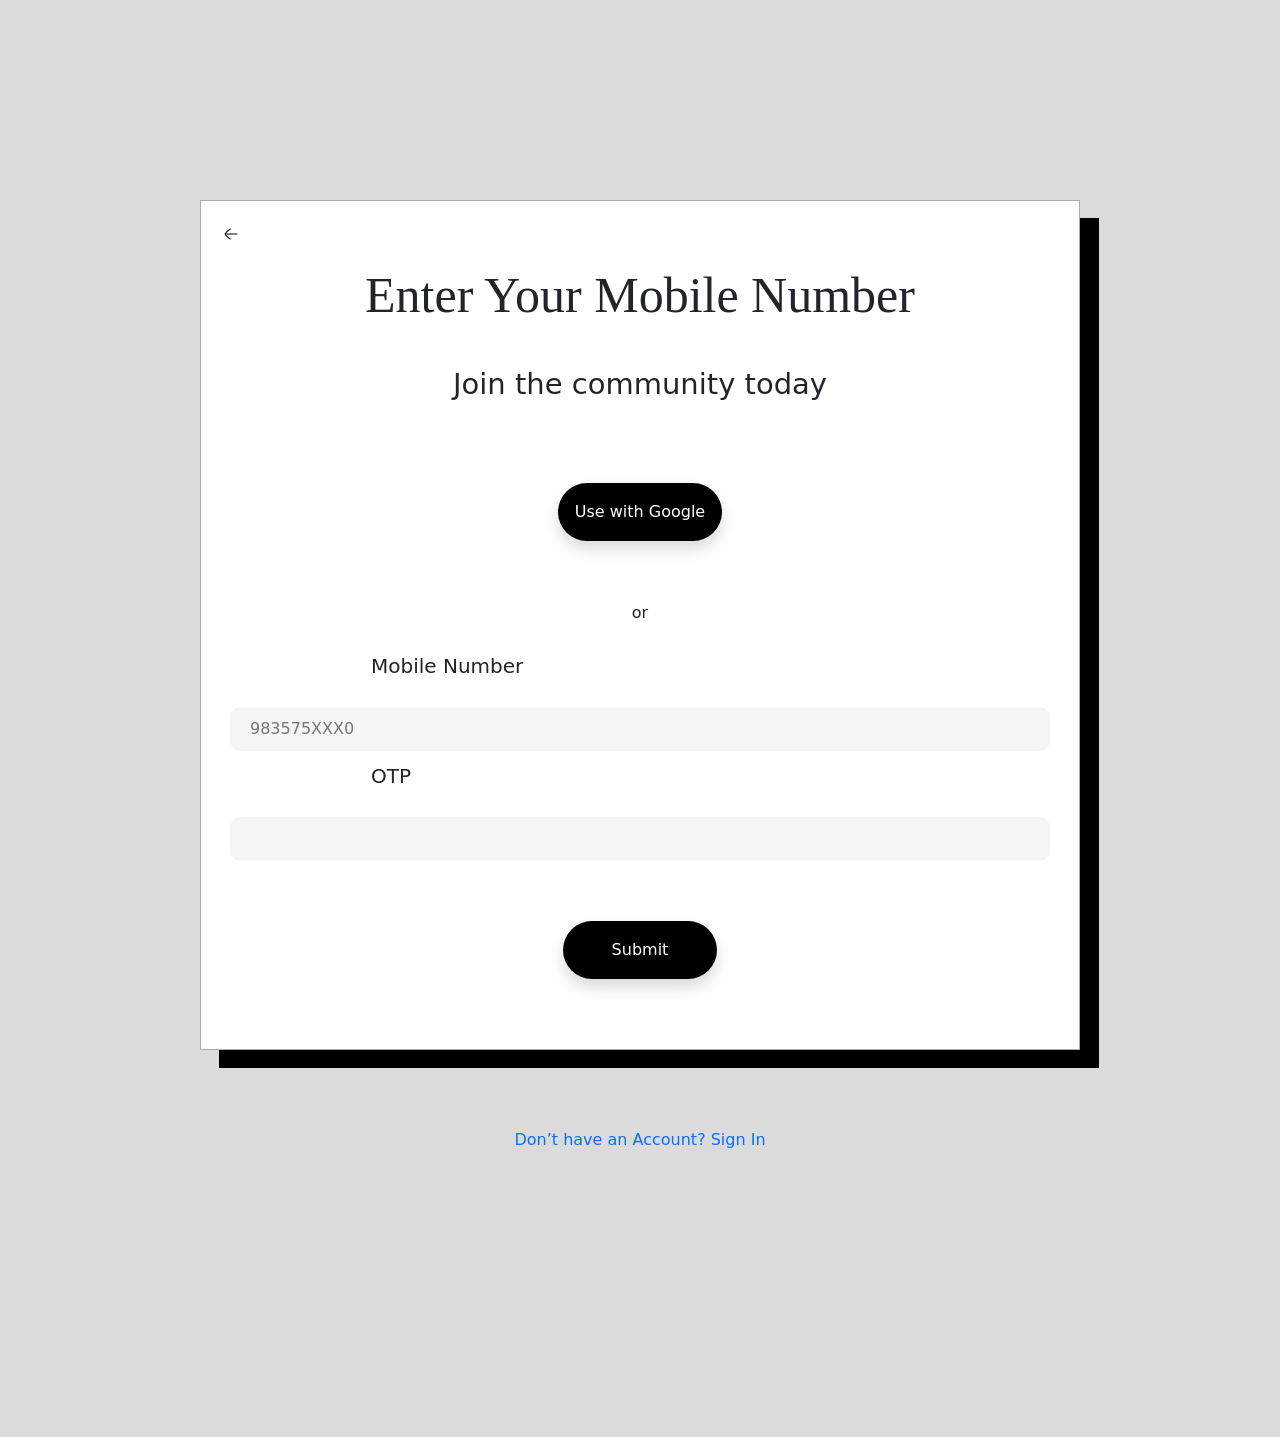
<file: Pages/login.html>
<!DOCTYPE html>
<html lang="en">

<head>
    <meta charset="UTF-8">
    <meta name="viewport" content="width=device-width, initial-scale=1.0">
    <title>Log-In</title>
    <link rel="stylesheet" href="./../style.css">
    <link href="https://cdn.jsdelivr.net/npm/bootstrap@5.3.8/dist/css/bootstrap.min.css" rel="stylesheet"
        integrity="sha384-sRIl4kxILFvY47J16cr9ZwB07vP4J8+LH7qKQnuqkuIAvNWLzeN8tE5YBujZqJLB" crossorigin="anonymous">
</head>

<body>
    <section class="login_section">
        <div class="login">
            <div class="back_arrow">
                <a href="./find_doctor.html"><img src="./../asset/back arrow.png" alt="" width="20px" height="20px"></a>


            </div>
            <h1 class="login_heading">Enter Your Mobile Number</h1>
            <p class="join_community">Join the community today</p>
            <div class="button_login">
                <button class="btn rounded-pill get-started shadow px-3 py-3" type="submit">Use with Google</button>

            </div>
            <p>or</p>

            <div class="input_items_login">
                <div class="enter_name">
                    <p>Mobile number</p>
                    <input type="number" class="name_input_login" placeholder="983575XXX0">
                </div>
                <div class="enter_name">
                    <p>OTP</p>
                    <input type="text" class="name_input_login">
                </div>

            </div>
            <div class="button_login">
                <a href="./success.html"><button class="btn rounded-pill get-started shadow px-5 py-3" type="submit">Submit</button></a>
            </div>




        </div>
        <div class="dint_have_acc">
            <a href="./singin.html"><h6>Don’t have an Account? Sign In</h6></a>


        </div>
    </section>











    <script src="https://cdn.jsdelivr.net/npm/bootstrap@5.3.8/dist/js/bootstrap.bundle.min.js"
        integrity="sha384-FKyoEForCGlyvwx9Hj09JcYn3nv7wiPVlz7YYwJrWVcXK/BmnVDxM+D2scQbITxI"
        crossorigin="anonymous"></script>

</body>

</html>
</file>
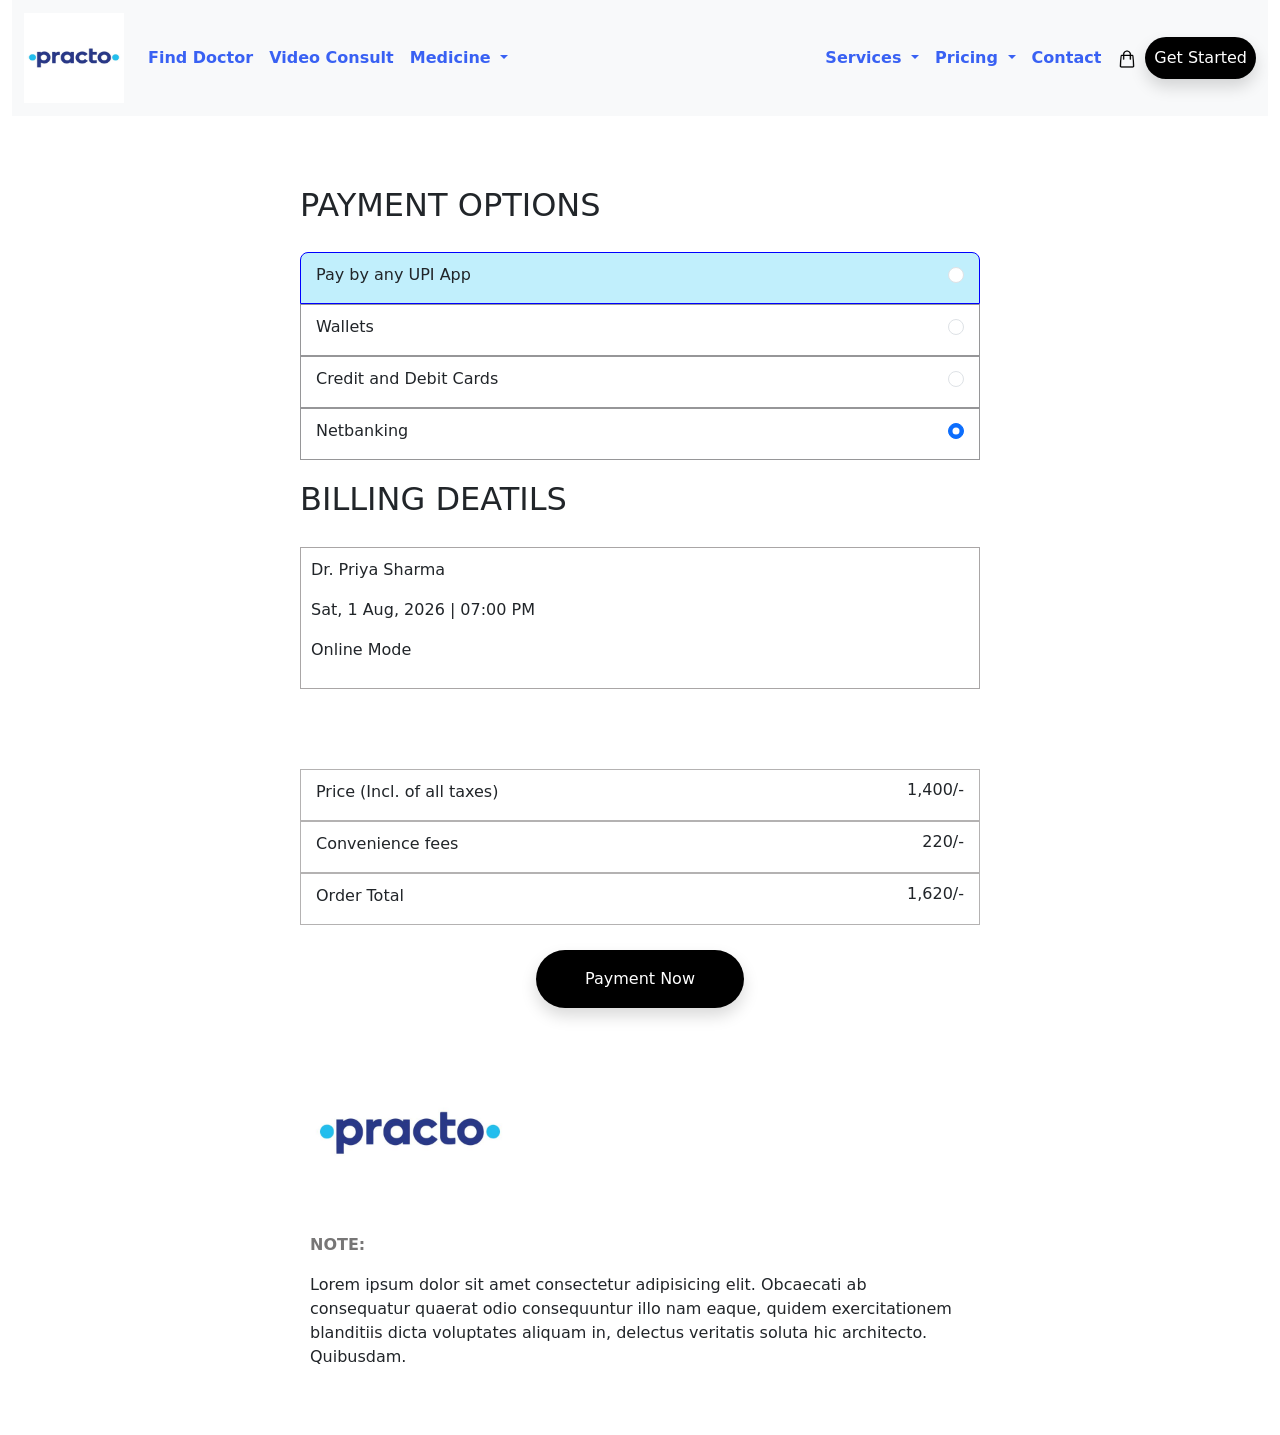
<file: Pages/payment.html>
<!DOCTYPE html>
<html lang="en">

<head>
    <meta charset="UTF-8">
    <meta name="viewport" content="width=device-width, initial-scale=1.0">
    <title>Payment</title>
    <link rel="stylesheet" href="./../style.css">
    <link href="https://cdn.jsdelivr.net/npm/bootstrap@5.3.8/dist/css/bootstrap.min.css" rel="stylesheet"
        integrity="sha384-sRIl4kxILFvY47J16cr9ZwB07vP4J8+LH7qKQnuqkuIAvNWLzeN8tE5YBujZqJLB" crossorigin="anonymous">
</head>

<body>

    <!-- Navbar -->
    <div class="container-fluid">
        <nav class="navbar navbar-expand-lg bg-body-tertiary">
            <div class="container-fluid">
                <a class="navbar-brand " href="./../index.html"><img src="./../asset/practo.jpg" class="logo"></a>
                <button class="navbar-toggler" type="button" data-bs-toggle="collapse"
                    data-bs-target="#navbarSupportedContent" aria-controls="navbarSupportedContent"
                    aria-expanded="false" aria-label="Toggle navigation">
                    <span class="navbar-toggler-icon"></span>
                </button>
                <div class="collapse navbar-collapse" id="navbarSupportedContent">
                    <ul class="navbar-nav me-auto mb-2 mb-lg-0">
                        <li class="nav-item">
                            <a class="nav-link" aria-current="page" href="./find_doctor.html">Find Doctor</a>
                        </li>
                        <li class="nav-item">
                            <a class="nav-link" href="video.html">Video Consult</a>
                        </li>

                        <!-- Medicine dropdown -->
                        <li class="nav-item dropdown">
                            <a class="nav-link dropdown-toggle" href="#" data-bs-toggle="modal"
                                data-bs-target="#staticBackdrop">
                                Medicine
                            </a>
                            <ul class="modal">
                                <li><a class="dropdown-item" href="#">Action</a></li>
                                <li><a class="dropdown-item" href="#">Another action</a></li>
                                <li>
                                    <hr class="dropdown-divider">
                                </li>
                                <li><a class="dropdown-item" href="#">Something else here</a></li>
                            </ul>
                        </li>
                        <!-- Modal -->
                        <div class="modal cart_section fade " id="staticBackdrop" data-bs-backdrop="static"
                            data-bs-keyboard="false" tabindex="-1" aria-labelledby="staticBackdropLabel"
                            aria-hidden="true">
                            <div class="modal-dialog modal-xl">
                                <div class="modal-content">
                                    <div class="modal-header">
                                        <h1 class="modal-title fs-5" id="staticBackdropLabel">Shop</h1>
                                        <button type="button" class="btn-close" data-bs-dismiss="modal"
                                            aria-label="Close"></button>
                                    </div>
                                    <div class="modal-body">
                                        <div class="list_1">

                                            <ul class="list_item p">
                                                <li><a class="dropdown-item py-2" href="#">Shop By Category</a></li>
                                                <li><a class="dropdown-item py-2" href="#">Product Grid</a></li>
                                                <li>
                                                    <a class="dropdown-item py-2" href="#">Cart</a>
                                                </li>
                                                <li><a class="dropdown-item py-2" href="#">Checkout</a></li>
                                                <li><a class="dropdown-item py-2" href="#">Wishlist</a></li>
                                                <li><a class="dropdown-item py-2" href="#">Login - Register</a></li>
                                            </ul>
                                        </div>
                                        <div class="card_2">
                                            <div class="d-flex ">

                                                <div class="card mx-2" style="width: 18rem;">
                                                    <img src="./../asset/image.png" class="card-img-top" alt="...">
                                                    <div class="card-body">
                                                        <img src="./../asset/star.png" class="w-25">
                                                        <h5 class="card-title">Blue medical T -Shirt</h5>
                                                        <p class="card-text text-primary fw-bold">550/-</p>
                                                    </div>
                                                </div>

                                                <div class="card mx-2" style="width: 18rem;">
                                                    <img src="./../asset/bp.png" class="card-img-top" alt="...">
                                                    <div class="card-body">
                                                        <img src="./../asset/star.png" class="w-25">
                                                        <h5 class="card-title">Electronic Tonometer</h5>
                                                        <p class="card-text text-primary fw-bold">1,900/-</p>
                                                    </div>
                                                </div>

                                                <div class="card mx-2" style="width: 18rem;">
                                                    <img src="./../asset/thermomiter.png" class="card-img-top"
                                                        alt="...">
                                                    <div class="card-body">
                                                        <img src="./../asset/star.png" class="w-25">
                                                        <h5 class="card-title">Digital Thermometer</h5>
                                                        <p class="card-text text-primary fw-bold">1,550/-</p>
                                                    </div>
                                                </div>

                                            </div>

                                        </div>

                                    </div>

                                </div>
                            </div>
                        </div>

                    </ul>


                    <!-- Services Dropdown -->
                    <li class="nav-item dropdown">
                        <a class="nav-link dropdown-toggle p-2" href="#" id="servicesDropdown" role="button"
                            data-bs-toggle="dropdown" aria-expanded="false">
                            Services
                        </a>

                        <ul class="dropdown-menu services-menu" aria-labelledby="servicesDropdown">

                            <li>
                                <a class="dropdown-item" href="#">
                                    General Consultation
                                </a>
                            </li>

                            <li>
                                <a class="dropdown-item" href="#">
                                    Specialist Appointments
                                </a>
                            </li>

                            <li>
                                <a class="dropdown-item" href="#">
                                    Online Video Consultation
                                </a>
                            </li>

                            <li>
                                <a class="dropdown-item" href="#">
                                    Lab Tests & Diagnostics
                                </a>
                            </li>

                        </ul>
                    </li>


                    <!-- pricing dropdown -->
                    <li class="nav-item dropdown p-2">
                        <a class="nav-link dropdown-toggle" href="#" id="servicesDropdown" role="button"
                            data-bs-toggle="dropdown" aria-expanded="false">
                            Pricing
                        </a>

                        <ul class="dropdown-menu services-menu" aria-labelledby="servicesDropdown">

                            <li>
                                <a class="dropdown-item" href="#">
                                    Basic Plan
                                </a>
                            </li>

                            <li>
                                <a class="dropdown-item" href="#">
                                    Professional Plan
                                </a>
                            </li>

                            <li>
                                <a class="dropdown-item" href="#">
                                    Premium Plan
                                </a>
                            </li>



                        </ul>
                    </li>

                    <!-- contact -->
                    <li class="nav-item p-2">
                        <a class="nav-link" href="./contact.html">Contact</a>
                    </li>

                    <!-- Cart -->
                    <li class="nav-item p-2">
                        <a class="nav-link" href="cart.html"><img src="./../asset/cart.png" alt="" width="20px"></a>
                    </li>
                    <!-- get started -->
                    <a href="./login.html"><button class="btn rounded-pill get-started shadow p-2" type="submit">Get
                            Started</button></a>
                    </form>
                </div>
            </div>
        </nav>
    </div>

    <!--Payment process-->
    <section class="payment_section">
        <div class="payment_options">
            <h2>PAYMENT OPTIONS</h2>

            <div class="upi_pay">
                <p>Pay by any UPI App</p>
                <input class="form-check-input" type="radio" name="radioDefault" id="radioDefault2" checked>
            </div>
            <div class="wallet">
                <p>Wallets</p>
                <input class="form-check-input" type="radio" name="radioDefault" id="radioDefault2" checked>
            </div>
            <div class="wallet">
                <p>Credit and Debit Cards</p>
                <input class="form-check-input" type="radio" name="radioDefault" id="radioDefault2" checked>
            </div>
            <div class="wallet">
                <p>Netbanking</p>
                <input class="form-check-input" type="radio" name="radioDefault" id="radioDefault2" checked>
            </div>
        </div>

        <div class="billing_details">
            <h2>BILLING DEATILS</h2>
            <div class="details_doc_priya">
                <p>Dr. Priya Sharma</p>
                <p>Sat, 1 Aug, 2026 | 07:00 PM</p>
                <p>Online Mode</p>
            </div>
            <div class="price_details">
                <div class="all_taxes">
                    <p> Price (Incl. of all taxes)</p>
                    <h6>1,400/-</h6>
                </div>
                <div class="all_taxes">
                    <p>Convenience fees</p>
                    <h6>220/-</h6>
                </div>
                <div class="all_taxes">
                    <p> Order Total</p>
                    <h6>1,620/-</h6>
                </div>
                <div class="all_taxes_button">
                    <a href="./qr.html"><button class="btn rounded-pill get-started shadow px-lg-5 py-3" type="submit">Payment
                            Now</button></a>

                </div>

            </div>
        </div>

        <div class="note_practo">
            <img src="./../asset/practo.jpg" alt="" height="200px">
            <p class="note">NOTE:</p>
            <p>Lorem ipsum dolor sit amet consectetur adipisicing elit. Obcaecati ab consequatur quaerat odio
                consequuntur illo nam eaque, quidem exercitationem blanditiis dicta voluptates aliquam in, delectus
                veritatis soluta hic architecto. Quibusdam.</p>
        </div>

    </section>





    <script src="https://cdn.jsdelivr.net/npm/bootstrap@5.3.8/dist/js/bootstrap.bundle.min.js"
        integrity="sha384-FKyoEForCGlyvwx9Hj09JcYn3nv7wiPVlz7YYwJrWVcXK/BmnVDxM+D2scQbITxI"
        crossorigin="anonymous"></script>

</body>

</html>
</file>
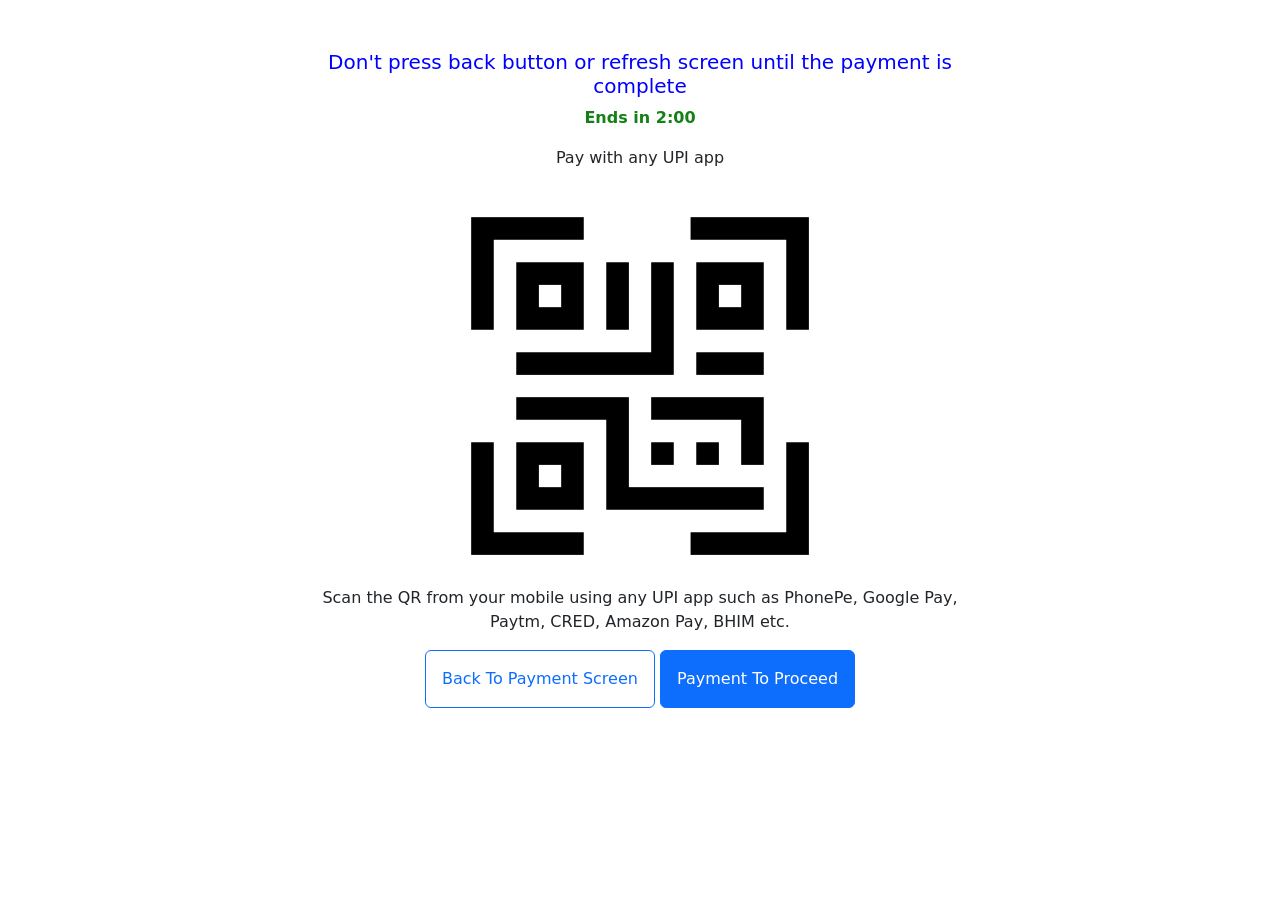
<file: Pages/qr.html>
<!DOCTYPE html>
<html lang="en">

<head>
    <meta charset="UTF-8">
    <meta name="viewport" content="width=device-width, initial-scale=1.0">
    <title>QR Code</title>
    <link rel="stylesheet" href="./../style.css">
    <link href="https://cdn.jsdelivr.net/npm/bootstrap@5.3.8/dist/css/bootstrap.min.css" rel="stylesheet"
        integrity="sha384-sRIl4kxILFvY47J16cr9ZwB07vP4J8+LH7qKQnuqkuIAvNWLzeN8tE5YBujZqJLB" crossorigin="anonymous">
</head>

<body>
    <section class="qr_payment">
        <h5>Don't press back button or refresh screen until the payment
            is complete</h5>
        <p class="time_">Ends in 2:00</p>
        <p>Pay with any UPI app</p>
        <img src="./../asset/Qr_code.png" alt="" height="400px">
        <p>Scan the QR from your mobile using any UPI app such
            as PhonePe, Google Pay, Paytm, CRED, Amazon Pay,
            BHIM etc.</p>
        <a href="./payment.html"><button type="button" class="btn btn-outline-primary p-3">Back To Payment Screen</button></a>
        <a href="./confirmed.html"><button type="button" class="btn btn-primary p-3">Payment To Proceed</button></a>



    </section>



    <script src="https://cdn.jsdelivr.net/npm/bootstrap@5.3.8/dist/js/bootstrap.bundle.min.js"
        integrity="sha384-FKyoEForCGlyvwx9Hj09JcYn3nv7wiPVlz7YYwJrWVcXK/BmnVDxM+D2scQbITxI"
        crossorigin="anonymous"></script>

</body>

</html>
</file>
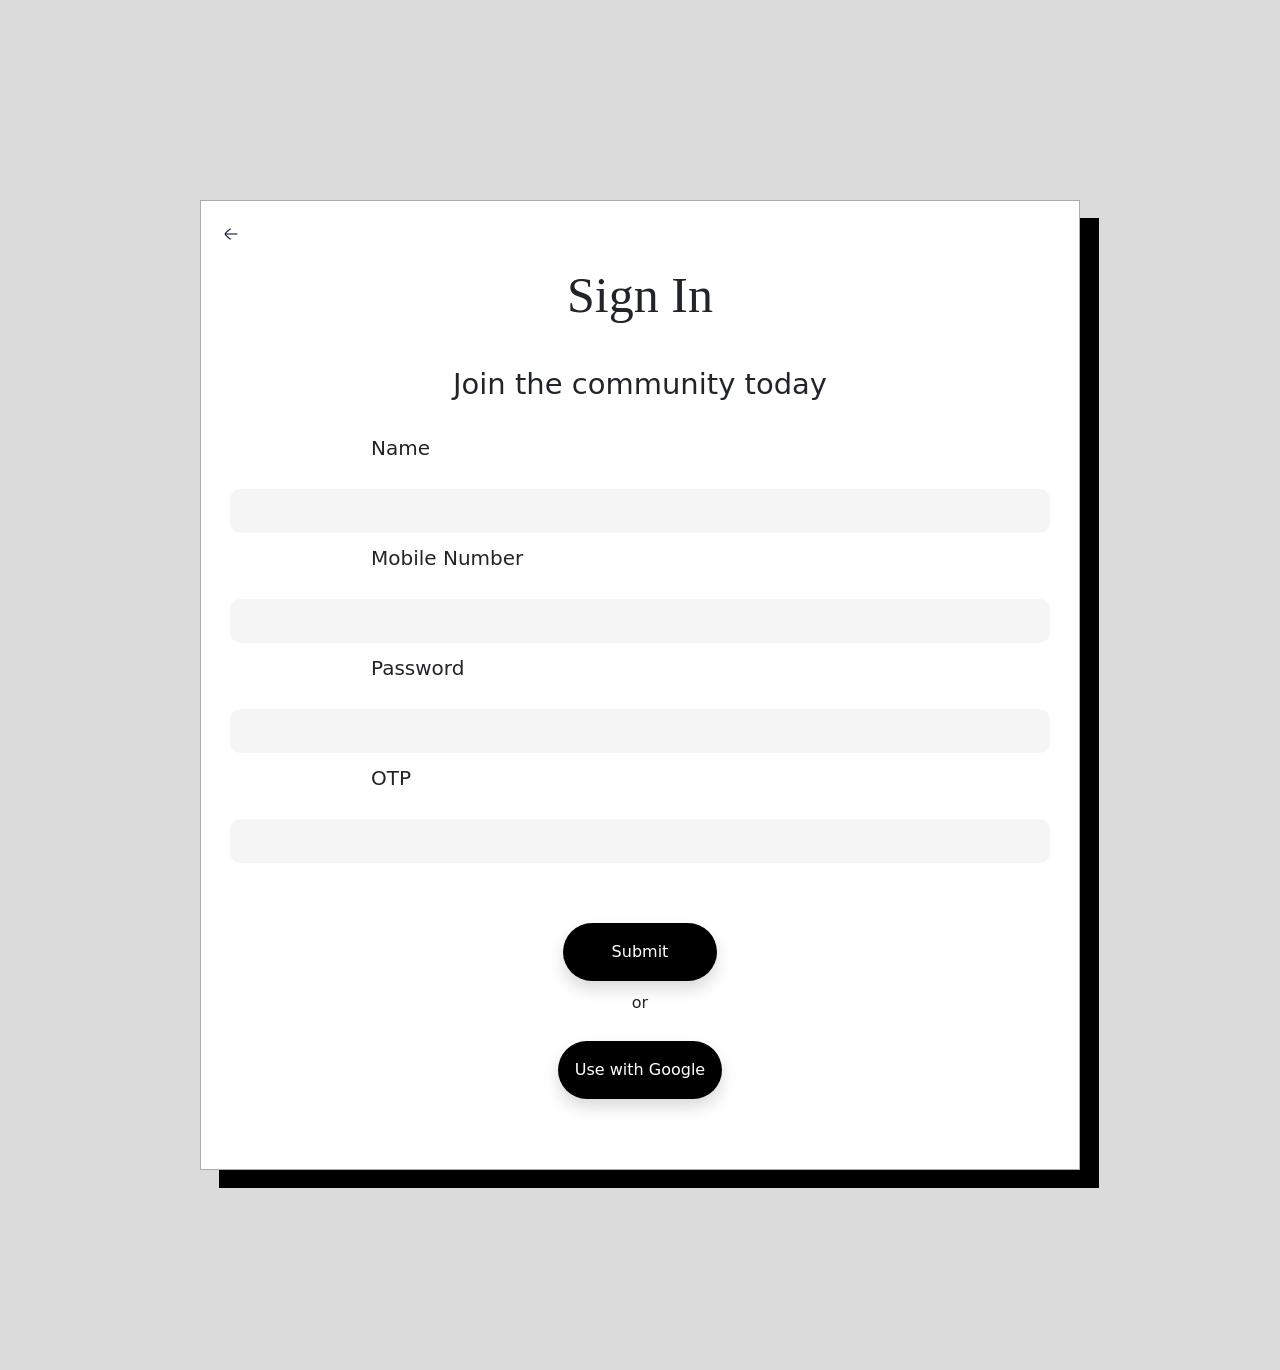
<file: Pages/singin.html>
<!DOCTYPE html>
<html lang="en">

<head>
    <meta charset="UTF-8">
    <meta name="viewport" content="width=device-width, initial-scale=1.0">
    <title>Sign In</title>
    <link rel="stylesheet" href="./../style.css">
    <link href="https://cdn.jsdelivr.net/npm/bootstrap@5.3.8/dist/css/bootstrap.min.css" rel="stylesheet"
        integrity="sha384-sRIl4kxILFvY47J16cr9ZwB07vP4J8+LH7qKQnuqkuIAvNWLzeN8tE5YBujZqJLB" crossorigin="anonymous">
</head>

<body>
    <section class="login_section">
        <div class="login">
            <div class="back_arrow">
                <a href="./find_doctor.html"><img src="./../asset/back arrow.png" alt="" width="20px" height="20px"></a>


            </div>
            <h1 class="login_heading">Sign In</h1>
            <p class="join_community">Join the community today</p>


            <div class="input_items_login">
                 <div class="enter_name">
                    <p>Name</p>
                    <input type="text" class="name_input_login">
                </div>
                <div class="enter_name">
                    <p>Mobile number</p>
                    <input type="number" class="name_input_login" >
                </div>
                <div class="enter_name">
                    <p>Password</p>
                    <input type="text" class="name_input_login" >
                </div>
                <div class="enter_name">
                    <p>OTP</p>
                    <input type="text" class="name_input_login">
                </div>

            </div>
            <div class="button_login">
                <a href="./success.html"><button class="btn rounded-pill get-started shadow px-5 py-3"
                        type="submit">Submit</button></a>
                <p>or</p>
                <button class="btn rounded-pill get-started shadow px-3 py-3" type="submit">Use with Google</button>

            </div>
        </div>

    </section>











    <script src="https://cdn.jsdelivr.net/npm/bootstrap@5.3.8/dist/js/bootstrap.bundle.min.js"
        integrity="sha384-FKyoEForCGlyvwx9Hj09JcYn3nv7wiPVlz7YYwJrWVcXK/BmnVDxM+D2scQbITxI"
        crossorigin="anonymous"></script>

</body>

</html>
</file>
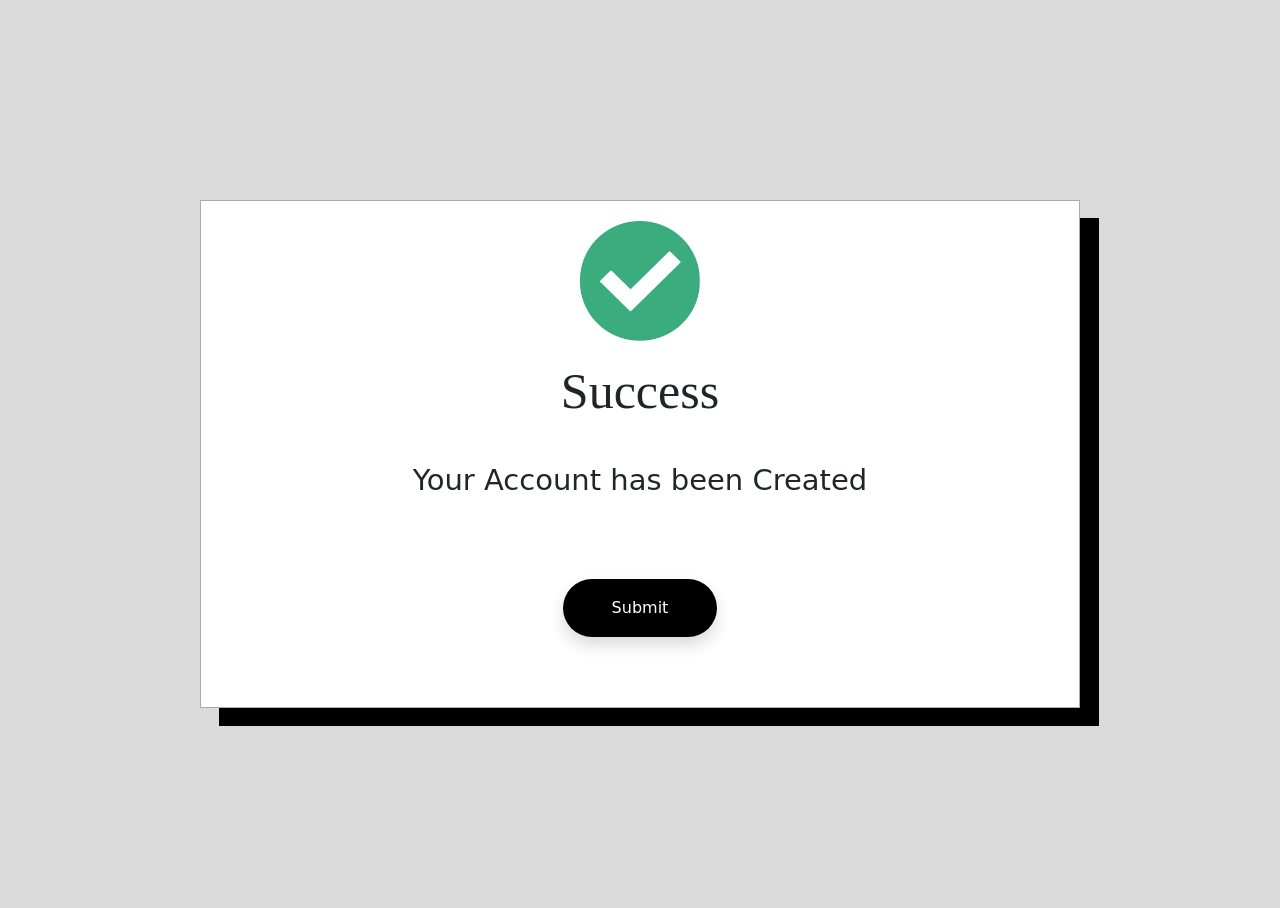
<file: Pages/success.html>
<!DOCTYPE html>
<html lang="en">
<head>
    <meta charset="UTF-8">
    <meta name="viewport" content="width=device-width, initial-scale=1.0">
    <title>SUCCESS</title>
    <link rel="stylesheet" href="./../style.css">
    <link href="https://cdn.jsdelivr.net/npm/bootstrap@5.3.8/dist/css/bootstrap.min.css" rel="stylesheet"
        integrity="sha384-sRIl4kxILFvY47J16cr9ZwB07vP4J8+LH7qKQnuqkuIAvNWLzeN8tE5YBujZqJLB" crossorigin="anonymous">
</head>
<body>

    <section class="login_section">
        <div class="login">
           
               <img src="./../asset/success.png" alt="" width="120px" height="120px">


          
            <h1 class="login_heading">Success</h1>
            <p class="join_community">Your Account has been Created </p>


           
            <div class="button_login">
                <a href="./confirmed.html"><button class="btn rounded-pill get-started shadow px-5 py-3"
                        type="submit">Submit</button></a>
            </div>
        </div>

    </section>


    <script src="https://cdn.jsdelivr.net/npm/bootstrap@5.3.8/dist/js/bootstrap.bundle.min.js"
        integrity="sha384-FKyoEForCGlyvwx9Hj09JcYn3nv7wiPVlz7YYwJrWVcXK/BmnVDxM+D2scQbITxI"
        crossorigin="anonymous"></script>
    
</body>
</html>
</file>
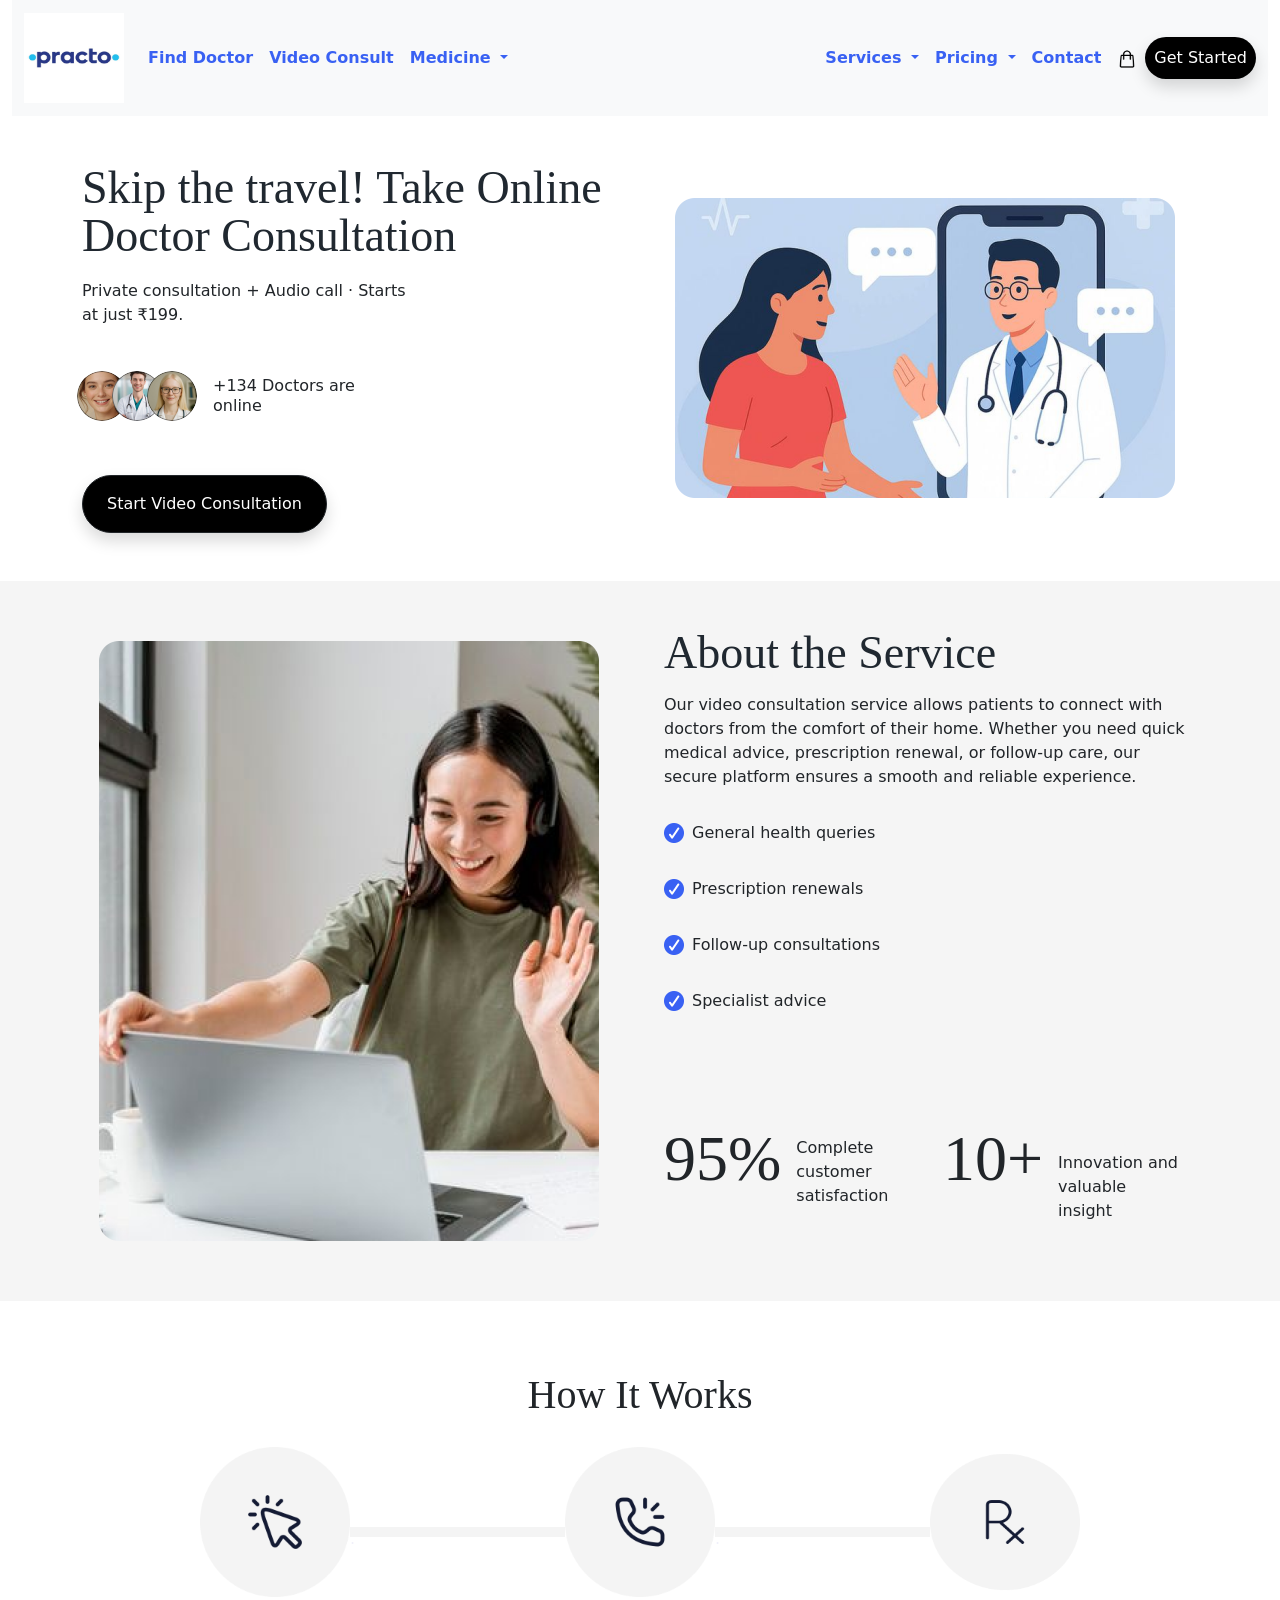
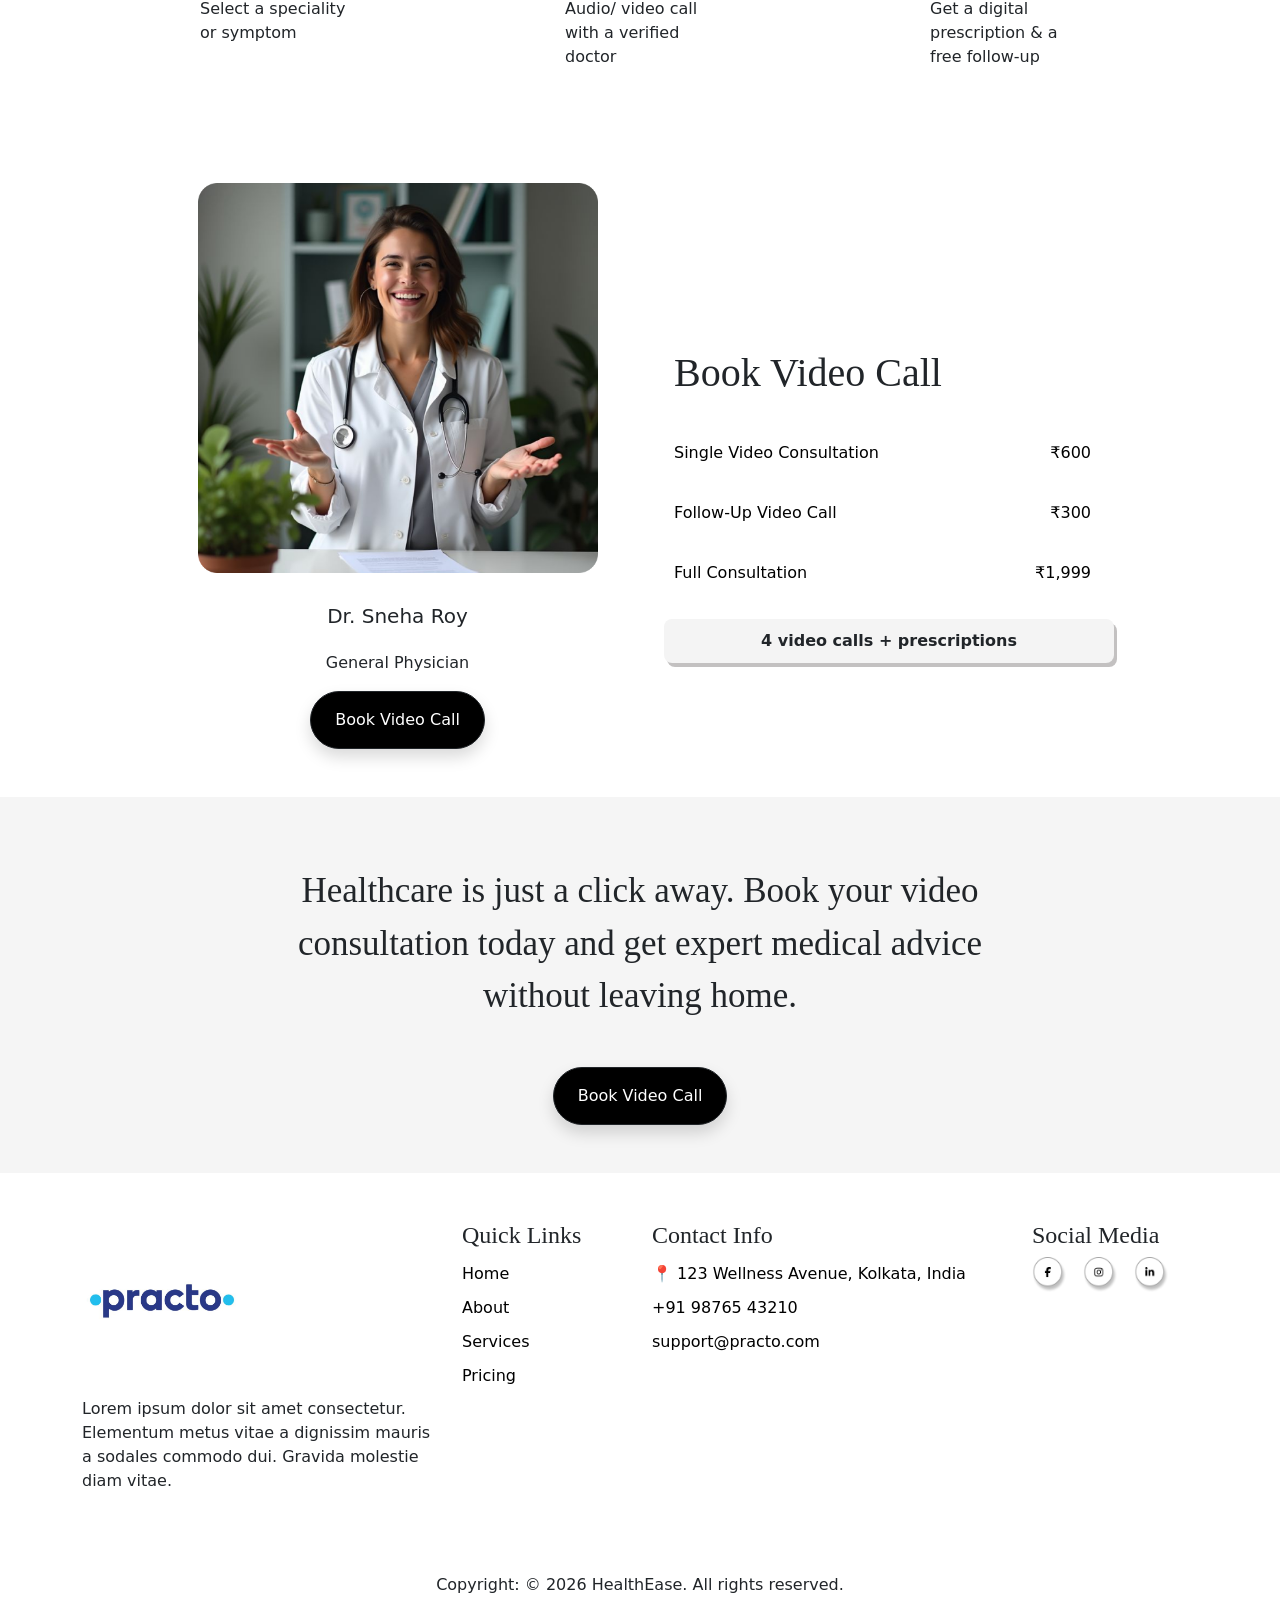
<file: Pages/video.html>
<!DOCTYPE html>
<html lang="en">

<head>
    <meta charset="UTF-8">
    <meta name="viewport" content="width=device-width, initial-scale=1.0">
    <title>Video</title>
    <link rel="stylesheet" href="./../style.css">
    <link href="https://cdn.jsdelivr.net/npm/bootstrap@5.3.8/dist/css/bootstrap.min.css" rel="stylesheet"
        integrity="sha384-sRIl4kxILFvY47J16cr9ZwB07vP4J8+LH7qKQnuqkuIAvNWLzeN8tE5YBujZqJLB" crossorigin="anonymous">
</head>

<body>
    <!-- Nav bar-->
    <div class="container-fluid">
        <nav class="navbar navbar-expand-lg bg-body-tertiary">
            <div class="container-fluid">
                <a class="navbar-brand " href="./../index.html"><img src="./../asset/practo.jpg" class="logo"></a>
                <button class="navbar-toggler" type="button" data-bs-toggle="collapse"
                    data-bs-target="#navbarSupportedContent" aria-controls="navbarSupportedContent"
                    aria-expanded="false" aria-label="Toggle navigation">
                    <span class="navbar-toggler-icon"></span>
                </button>
                <div class="collapse navbar-collapse" id="navbarSupportedContent">
                    <ul class="navbar-nav me-auto mb-2 mb-lg-0">
                        <li class="nav-item">
                            <a class="nav-link" aria-current="page" href="find_doctor.html">Find Doctor</a>
                        </li>
                        <li class="nav-item">
                            <a class="nav-link" href="#">Video Consult</a>
                        </li>

                        <!-- Medicine dropdown -->
                        <li class="nav-item dropdown">
                            <a class="nav-link dropdown-toggle" href="#" data-bs-toggle="modal"
                                data-bs-target="#staticBackdrop">
                                Medicine
                            </a>
                            <ul class="modal">
                                <li><a class="dropdown-item" href="#">Action</a></li>
                                <li><a class="dropdown-item" href="#">Another action</a></li>
                                <li>
                                    <hr class="dropdown-divider">
                                </li>
                                <li><a class="dropdown-item" href="#">Something else here</a></li>
                            </ul>
                        </li>
                        <!-- Modal -->
                        <div class="modal cart_section fade " id="staticBackdrop" data-bs-backdrop="static"
                            data-bs-keyboard="false" tabindex="-1" aria-labelledby="staticBackdropLabel"
                            aria-hidden="true">
                            <div class="modal-dialog modal-xl">
                                <div class="modal-content">
                                    <div class="modal-header">
                                        <h1 class="modal-title fs-5" id="staticBackdropLabel">Shop</h1>
                                        <button type="button" class="btn-close" data-bs-dismiss="modal"
                                            aria-label="Close"></button>
                                    </div>
                                    <div class="modal-body">
                                        <div class="list_1">

                                            <ul class="list_item p">
                                                <li><a class="dropdown-item py-2" href="#">Shop By Category</a></li>
                                                <li><a class="dropdown-item py-2" href="#">Product Grid</a></li>
                                                <li>
                                                    <a class="dropdown-item py-2" href="#">Cart</a>
                                                </li>
                                                <li><a class="dropdown-item py-2" href="#">Checkout</a></li>
                                                <li><a class="dropdown-item py-2" href="#">Wishlist</a></li>
                                                <li><a class="dropdown-item py-2" href="#">Login - Register</a></li>
                                            </ul>
                                        </div>
                                        <div class="card_2">
                                            <div class="d-flex ">

                                                <div class="card mx-2" style="width: 18rem;">
                                                    <img src="./../asset/image.png" class="card-img-top" alt="...">
                                                    <div class="card-body">
                                                        <img src="./../asset/star.png" class="w-25">
                                                        <h5 class="card-title">Blue medical T -Shirt</h5>
                                                        <p class="card-text text-primary fw-bold">550/-</p>
                                                    </div>
                                                </div>

                                                <div class="card mx-2" style="width: 18rem;">
                                                    <img src="./../asset/bp.png" class="card-img-top" alt="...">
                                                    <div class="card-body">
                                                        <img src="./../asset/star.png" class="w-25">
                                                        <h5 class="card-title">Electronic Tonometer</h5>
                                                        <p class="card-text text-primary fw-bold">1,900/-</p>
                                                    </div>
                                                </div>

                                                <div class="card mx-2" style="width: 18rem;">
                                                    <img src="./../asset/thermomiter.png" class="card-img-top"
                                                        alt="...">
                                                    <div class="card-body">
                                                        <img src="./../asset/star.png" class="w-25">
                                                        <h5 class="card-title">Digital Thermometer</h5>
                                                        <p class="card-text text-primary fw-bold">1,550/-</p>
                                                    </div>
                                                </div>

                                            </div>

                                        </div>

                                    </div>

                                </div>
                            </div>
                        </div>

                    </ul>


                    <!-- Services Dropdown -->
                    <li class="nav-item dropdown">
                        <a class="nav-link dropdown-toggle p-2" href="#" id="servicesDropdown" role="button"
                            data-bs-toggle="dropdown" aria-expanded="false">
                            Services
                        </a>

                        <ul class="dropdown-menu services-menu" aria-labelledby="servicesDropdown">

                            <li>
                                <a class="dropdown-item" href="#">
                                    General Consultation
                                </a>
                            </li>

                            <li>
                                <a class="dropdown-item" href="#">
                                    Specialist Appointments
                                </a>
                            </li>

                            <li>
                                <a class="dropdown-item" href="#">
                                    Online Video Consultation
                                </a>
                            </li>

                            <li>
                                <a class="dropdown-item" href="#">
                                    Lab Tests & Diagnostics
                                </a>
                            </li>

                        </ul>
                    </li>


                    <!-- pricing dropdown -->
                    <li class="nav-item dropdown p-2">
                        <a class="nav-link dropdown-toggle" href="#" id="servicesDropdown" role="button"
                            data-bs-toggle="dropdown" aria-expanded="false">
                            Pricing
                        </a>

                        <ul class="dropdown-menu services-menu" aria-labelledby="servicesDropdown">

                            <li>
                                <a class="dropdown-item" href="#">
                                    Basic Plan
                                </a>
                            </li>

                            <li>
                                <a class="dropdown-item" href="#">
                                    Professional Plan
                                </a>
                            </li>

                            <li>
                                <a class="dropdown-item" href="#">
                                    Premium Plan
                                </a>
                            </li>



                        </ul>
                    </li>

                    <!-- contact -->
                    <li class="nav-item p-2">
                        <a class="nav-link" href="contact.html">Contact</a>
                    </li>

                    <!-- Cart -->
                    <li class="nav-item p-2">
                        <a class="nav-link" href="cart.html"><img src="./../asset/cart.png" alt="" width="20px"></a>
                    </li>
                    <!-- get started -->
                    <a href="./login.html"> <button class="btn rounded-pill get-started shadow p-2" type="submit">Get
                            Started</button></a>
                    </form>
                </div>
            </div>
        </nav>
    </div>

    <!--Talk to Doctors for an Instant Advice -->
    <section class="part_2 py-5">
        <div class="container">
            <div class="row align-items-center justify-content-center">

                <!-- Left Content -->
                <div class="col-12 col-lg-6 text-center text-lg-start">

                    <h1 class="hero-title">
                        Skip the travel! Take Online Doctor Consultation
                    </h1>

                    <p class="get_5_off">
                        Private consultation + Audio call · Starts
                        <br class="d-none d-md-block">
                        at just ₹199.
                    </p>

                    <!-- Online Doctors -->
                    <div
                        class="video_consultation d-flex align-items-center justify-content-center justify-content-lg-start gap-3 mt-4">

                        <div class="video_person d-flex">
                            <img src="./../asset/doc_videocall1.png" alt="Doctor" width="50" class="rounded-circle">

                            <img src="./../asset/doc_videocall2.png" alt="Doctor" width="50"
                                class="rounded-circle ms-n2">

                            <img src="./../asset/doc_videocall3.png" alt="Doctor" width="50"
                                class="rounded-circle ms-n2">
                        </div>

                        <h6 class="mb-0">
                            +134 Doctors are <br>
                            online
                        </h6>

                    </div>

                    <!-- Button -->
                    <a href="./find_doctor.html" class="btn btn-dark rounded-pill px-4 py-3 shadow mt-4">
                        Start Video Consultation
                    </a>

                </div>

                <!-- Right Image -->
                <div class="col-12 col-lg-6 text-center mt-5 mt-lg-0">
                    <img src="./../asset/cunsult.png" alt="Online Doctor Consultation" class="img-fluid"
                        style="max-width: 500px; width: 100%;">
                </div>

            </div>
        </div>
    </section>

    <!--About the Service -->

    <section class="video_part3 py-5">
        <div class="container">
            <div class="row align-items-center g-5">

                <!-- Left Image -->
                <div class="col-12 col-lg-6 text-center">
                    <img src="./../asset/videocall.png" alt="Video Consultation" class="img-fluid"
                        style="max-width: 500px; width: 100%;">
                </div>

                <!-- Right Content -->
                <div class="col-12 col-lg-6">

                    <h1 class="hero-title">
                        About the Service
                    </h1>

                    <p class="mt-3">
                        Our video consultation service allows patients to connect
                        with doctors from the comfort of their home. Whether you
                        need quick medical advice, prescription renewal, or
                        follow-up care, our secure platform ensures a smooth and
                        reliable experience.
                    </p>

                    <!-- Service Points -->
                    <div class="mt-4">

                        <div class="points d-flex align-items-center gap-2 mb-3">
                            <img src="./../asset/blue tick.png" alt="Check" width="20" height="20">
                            <h6 class="mb-0">General health queries</h6>
                        </div>

                        <div class="points d-flex align-items-center gap-2 mb-3">
                            <img src="./../asset/blue tick.png" alt="Check" width="20" height="20">
                            <h6 class="mb-0">Prescription renewals</h6>
                        </div>

                        <div class="points d-flex align-items-center gap-2 mb-3">
                            <img src="./../asset/blue tick.png" alt="Check" width="20" height="20">
                            <h6 class="mb-0">Follow-up consultations</h6>
                        </div>

                        <div class="points d-flex align-items-center gap-2 mb-3">
                            <img src="./../asset/blue tick.png" alt="Check" width="20" height="20">
                            <h6 class="mb-0">Specialist advice</h6>
                        </div>

                    </div>

                    <!-- Statistics -->
                    <div class="services_ row g-4 mt-3">

                        <div class="col-12 col-sm-6">
                            <div class="customer_satisfaction">
                                <h1>95%</h1>
                                <p class="mb-0">
                                    Complete customer<br>
                                    satisfaction
                                </p>
                            </div>
                        </div>

                        <div class="col-12 col-sm-6">
                            <div class="innovation_and">
                                <h1>10+</h1>
                                <p class="mb-0">
                                    Innovation and valuable insight
                                </p>
                            </div>
                        </div>

                    </div>

                </div>
            </div>
        </div>
    </section>

    <!--How It Works -->
    <section class="how_it_work">
        <h1 class="how_it_work_head">How It Works</h1>

        <div class="process">
            <div>
                <img src="./../asset/select.png" alt="" width="150px" height="150px">
                <p>Select a speciality or symptom</p>
            </div>
            <div class="connecting_line"> .</div>

            <div>
                <img src="./../asset/call.png" alt="" width="150px" height="150px">
                <p>Audio/ video call with a verified doctor</p>
            </div>
            <div class="connecting_line"> .</div>
            <div>
                <img src="./../asset/presciption.png" alt="" width="150px" height="150px">
                <p>Get a digital prescription & a free follow-up</p>
            </div>



        </div>
    </section>

    <!--Dr.Sneha -->
    <section class="sneha_roy py-5">
        <div class="container">
            <div class="row align-items-center justify-content-center g-5">

                <!-- Doctor Details -->
                <div class="col-12 col-md-6 col-lg-5 text-center">
                    <div class="doc_details">

                        <img src="./../asset/dr.sneha roy.png" alt="Dr. Sneha Roy" class="img-fluid"
                            style="max-width: 400px; width: 100%;">

                        <h5 class="doctor_name mt-3">
                            Dr. Sneha Roy
                        </h5>

                        <p>General Physician</p>

                        <a href="#" class="btn btn-dark rounded-pill px-4 py-3 shadow">
                            Book Video Call
                        </a>

                    </div>
                </div>

                <!-- Price Details -->
                <div class="col-12 col-md-6 col-lg-5">
                    <div class="price_details">

                        <h1 class="book_videocall mb-4">
                            Book Video Call
                        </h1>

                        <div class="price d-flex justify-content-between align-items-center mb-3">
                            <p class="mb-0">Single Video Consultation</p>
                            <h6 class="mb-0">₹600</h6>
                        </div>

                        <div class="price d-flex justify-content-between align-items-center mb-3">
                            <p class="mb-0">Follow-Up Video Call</p>
                            <h6 class="mb-0">₹300</h6>
                        </div>

                        <div class="price d-flex justify-content-between align-items-center mb-3">
                            <p class="mb-0">Full Consultation</p>
                            <h6 class="mb-0">₹1,999</h6>
                        </div>

                        <div class="addons mt-4">
                            4 video calls + prescriptions
                        </div>

                    </div>
                </div>

            </div>
        </div>
    </section>

    <!--  Book Your First Consultation -->
    <section class="part_5 py-5">
        <div class="container">
            <div class="row justify-content-center text-center">

                <div class="col-12 col-md-10 col-lg-8">

                    <p class="paragrah mb-4">
                        Healthcare is just a click away. Book your video consultation
                        today and get expert medical advice without leaving home.
                    </p>

                    <a href="#" class="btn btn-dark rounded-pill px-4 py-3 shadow">
                        Book Video Call
                    </a>

                </div>

            </div>
        </div>
    </section>

    <!--  Footer -->
    <section class="part_6 py-5">
        <div class="container">
            <div class="row g-4">

                <!-- Logo & Description -->
                <div class="col-12 col-md-6 col-lg-4">
                    <div class="logo_1">
                        <img src="./../asset/practo.jpg" alt="HealthEase" class="img-fluid" style="max-width: 160px;">

                        <p class="mt-3">
                            Lorem ipsum dolor sit amet consectetur.
                            Elementum metus vitae a dignissim mauris
                            a sodales commodo dui. Gravida molestie
                            diam vitae.
                        </p>
                    </div>
                </div>

                <!-- Quick Links -->
                <div class="col-12 col-sm-6 col-lg-2">
                    <div class="quick_link">
                        <h4 class="for_footer">Quick Links</h4>

                        <ul class="list_items list-unstyled">
                            <li><a href="#">Home</a></li>
                            <li><a href="#">About</a></li>
                            <li><a href="#">Services</a></li>
                            <li><a href="#">Pricing</a></li>
                        </ul>
                    </div>
                </div>

                <!-- Contact Info -->
                <div class="col-12 col-sm-6 col-lg-4">
                    <div class="contact_info">
                        <h4 class="for_footer">Contact Info</h4>

                        <ul class="list_items list-unstyled">
                            <li>
                                <a href="#">
                                    📍 123 Wellness Avenue, Kolkata, India
                                </a>
                            </li>

                            <li>
                                <a href="tel:+919876543210">
                                    +91 98765 43210
                                </a>
                            </li>

                            <li>
                                <a href="mailto:support@practo.com">
                                    support@practo.com
                                </a>
                            </li>
                        </ul>
                    </div>
                </div>

                <!-- Social Media -->
                <div class="col-12 col-sm-6 col-lg-2">
                    <div class="social_link">
                        <h4 class="for_footer">Social Media</h4>

                        <ul class="link_items list-unstyled d-flex gap-3">
                            <li>
                                <a href="#">
                                    <img src="./../asset/facebook.png" alt="Facebook" width="35">
                                </a>
                            </li>

                            <li>
                                <a href="#">
                                    <img src="./../asset/insta.png" alt="Instagram" width="35">
                                </a>
                            </li>

                            <li>
                                <a href="#">
                                    <img src="./../asset/linkedin.png" alt="LinkedIn" width="35">
                                </a>
                            </li>
                        </ul>
                    </div>
                </div>

            </div>
        </div>
    </section>

    <!-- Copyright -->
    <section class="Copyright py-3 text-center">
        <div class="container">
            <p class="mb-0">
                Copyright: © 2026 HealthEase. All rights reserved.
            </p>
        </div>
    </section>




























    <script src="https://cdn.jsdelivr.net/npm/bootstrap@5.3.8/dist/js/bootstrap.bundle.min.js"
        integrity="sha384-FKyoEForCGlyvwx9Hj09JcYn3nv7wiPVlz7YYwJrWVcXK/BmnVDxM+D2scQbITxI"
        crossorigin="anonymous"></script>
</body>

</html>
</file>
<file: style.css>
* {
    text-decoration: none;
    margin: 0px;
    padding: 0px;
    box-sizing: border-box;
    list-style: none;
}

:root {
    --text-secondary: #3961F3;
    --text-primary: #000000;
}

a {
    text-decoration: none;
}

.logo {
    width: 100px;
    height: 90px;
}

.nav-item .nav-link {
    color: var(--text-secondary);
    font-weight: bold;
}

.list_item {
    list-style: none;


}

.modal-body {
    display: flex;
    margin: 10px;
    gap: 30px;
}

.card-title {
    padding: 0px;
}

.cart_section {
    width: 1500px;
}

li .dropdown-item:hover {
    color: #3961F3;
    text-decoration: underline;

}

.list_item {
    padding: 10px 0px;
}

.get-started {
    background-color: #000 !important;
    color: #fff !important;
    border: 1px solid #000;
    transition: all 0.3s ease;
}

.get-started:hover {
    background-color: #0d14e4 !important;
    color: #f6f6fa !important;
    border-color: #0a0a0a;
    box-shadow: 0 .5rem 1rem rgba(13, 110, 253, .25);
    transform: translateY(-2px);
}

.btn-dark {
    background-color: #000 !important;
    color: #fff !important;
    transition: all 0.3s ease;
    box-shadow: 15px black !important;
}

.btn-dark:hover {
    background-color: #0d14e4 !important;
    color: #f6f6fa !important;
    box-shadow: 0 .5rem 1rem rgba(13, 110, 253, .25);
    transform: translateY(-2px);

}

.rounded-pill:hover {
    background-color: #0d14e4 !important;
    color: #f6f6fa !important;
    box-shadow: 0 .5rem 1rem rgba(13, 110, 253, .25);
    transform: translateY(-2px);

}
.hero-title-head{
       font-family: Georgia, serif;
}

.hero-title {
    font-family: Georgia, serif;
    font-size: 46px;
    line-height: 1.05;
    color: #202830;

}
.hero-section{
        background: linear-gradient(80deg, #c7e6f8 0%, #fbfdfd 50%);

}
.doctor-image {
    width: 400px;
    height: 400px;

}

.input-group {
    padding: 10px 0px;
}



.btn-check[disabled]+.btn,
.btn-check:disabled+.btn {
    pointer-events: none;
    filter: none;
    color: white;
}

.container-fluid {
    padding: 0px 200px;
}


.container-sm {
    --bs-gutter-x: 1.5rem;
    --bs-gutter-y: 0;
    width: 100%;
    padding-right: calc(var(--bs-gutter-x)*0.5);
    padding-left: calc(var(--bs-gutter-x)*0.5);
    margin: 0px 300px;
}



.get_5_off {
    padding: 10px 0px;
}

.browse_by {
    text-align: center;
    padding: 20px 0px;

}

.part_3 {
   
    background: linear-gradient(10deg, #c7e6f8 0%, #fbfdfd 50%);


}

.general_physician {
    text-align: center;
}

.title_department {
    color: #0b0bf4;
}

.routine {
    padding: 10px 0px;
}

.all_department_cart {
    display: flex;
    justify-content: space-between;
    padding: 20px 0px;
}



.guarnteed {
    font-family: Georgia, serif;
    color: #0b0bf4;
}

.heading {
    display: ;
}

.verified {
    font-size: 20px;
    font-weight: 600;
    color: #0b0bf4;
}

.check {
    display: flex;
    gap: 20px;

}

.part_5 {
    background-color: #F5F5F5;

}

.for_footer {
    font-family: Georgia, serif;

}

.list_items a {
    text-decoration: none;
    color: #000;

}

.list_items li {
    padding: 5px 0px;
}

.link_items {
    display: flex;
   

}

.part_6 {
    
}

.quick_link {
    
}




.Copyright {
    text-align: center;
}

.breadcrumb-item active {
    text-align: center;
    color: #fff;

}


.breadcrumb a {
    text-decoration: none;
    text-align: center;
    color: #fff;
    font-weight: bold;

}

.heading {
    font-family: Georgia, serif;
    color: #fff;
    text-align: center;
}

.cart_1 {

    padding: 200px 300px;
    background-image: url(./asset/cart2.jpg);
    background-position: center;
}

.input-group {
    border-radius: 20px;
    width: 100px;
    text-align: center;
}

.price {
    color: #356ee9;
}

.date {
    font-size: 15px;
}

.cart_2 {
   
}


.product_cart {
    display: flex;
    gap: 10px;
}

.heading_finddoc {
    font-family: Georgia, serif;

}

.list_form {
    margin: 20px;
    background-color: #f6f6f9;
    padding: 20px;
    border-radius: 10px;
}

.doc_name {
    font-size: 15px;
    font-weight: bold;
}

.btn-light {
    box-shadow: #d5d5d5 2px 2px 1px 1px !important;
    padding: 0px 10px;
}

.top_doctor {
    display: flex;
    margin: 30px;
    background-color: #faf7f7;
    padding: 20px;
    border-radius: 20px;
    gap: 10px;
    box-shadow: #d5d5d5 2px 2px 1px 1px !important;


}

.doc_verify {
    display: flex;
    gap: 10px;
}

.rating {
    display: flex;
    gap: 10px;
}

.department {
    padding: 0px;
}

.book_appointment {
    background: linear-gradient(190deg, #c7e6f8 0%, #fbfdfd 80%);

}

.view_all {
    color: #356ee9;
    text-align: center;
}

.cercle {
    background-color: #0b0bf4;
    color: #F5F5F5;
    width: 50px;
    height: 50px;
    border-radius: 50%;
    text-align: center;
    font-weight: bold;
    font-size: 20px;
    padding-top: 10px;
}

.cercle2 {
    background-color: #F5F5F5;
    color: #0c0c0c;
    width: 50px;
    height: 50px;
    border-radius: 50%;
    text-align: center;
    font-weight: bold;
    font-size: 20px;
    padding-top: 10px;
}

.doctor_details {
    display: flex;
    justify-content: space-evenly;
    padding: 20px 50px;
    background: linear-gradient(190deg, #c7e6f8 0%, #fbfdfd 80%);


}

.summary {
    display: flex;
    justify-content: space-between;
    text-align: center;
}

.steps_heading {
    font-size: 12px;
    padding: 10px 0px;
}

.rular {
    width: 150px;
    margin-top: 30px;

}

.dr_priya {
    background-color: #F5F5F5;
    border-radius: 20px;
    display: flex;
    justify-content: space-evenly;
    padding: 20px 150px 10px 20px;
    gap: 30px;
    margin: 20px 0px;
}

.description_list {
    padding: 0px 20px 0px 0px;
}

.qualities {
    background-color: #F4F8FE;
    margin: 20px;
    padding: 30px;
    border: 1px solid rgb(167, 167, 167);
    display: flex;
    justify-content: space-evenly;
    border-radius: 10px;
    text-align: center;
    box-shadow: #b8b6b6 6px 5px;
}

.qualities_1 {
    display: flex;
}

.all_aboutdoc {
    background-color: #F5F5F5;
    border-radius: 20px;
    box-shadow: #6a6a6a 6px 5px;
    padding: 20px;

}

.experience_8years p {
    padding: 5px 20px;
    line-height: 2px;
}

.qualities_p {
    font-weight: bold;
}

.view_more {
    color: #478BE8;
    font-weight: 600;

}

.view_more a {
    text-decoration: none;


}

.about_doctor {
    margin: 20px;
    padding: 10px 5px 20px 5px;
}

.available_date {
    display: flex;
    margin: 20px;
    gap: 15px;
}

.select_date {
    height: 90px;
    width: 52px;
    background: linear-gradient(10deg, #7dcaf3 10%, #f0f0fa 80%);
    border-radius: 50px;
    text-align: center;
    padding: 15px 10px 5px 10px;
    border: 1px solid rgb(213, 211, 211);
    margin: 5px;

}

.select_date_active {
    height: 90px;
    width: 52px;
    background-color: #0b0bf4;
    color: #ffffff;
    border-radius: 50px;
    text-align: center;
    padding: 15px 10px 5px 10px;
    border: 1px solid rgb(213, 211, 211);
    margin: 5px;
}

.select_date:hover {
    color: #0505d9;
    border-color: #0b0bf4;
    background-color: #0911e6 !important;

}

.date_list {
    display: flex;
    justify-content: space-evenly;
    padding: 0px 20px 20px 20px;
}

.select_time {
    width: 90px;
    height: 30px;
    background-color: #fefbfb;
    border-radius: 10px;
    border: 1px solid rgb(226, 224, 224);
    padding: 5px 0px;
    text-align: center;
    box-shadow: #c1c1c1 2px 3px;
}

.time_list {
    display: inline-flex;
    gap: 5px;
    margin: 20px;
    padding: 0px 20px 20px 20px;

}

.select_time:hover {
    color: #fdfdff;
    background-color: #0d14e4 !important;

}

.appointment_summary_heading {
    display: flex;
    justify-content: space-between;
    padding: 10px 0px;


}

.appointment_summary {
    border: 1px solid rgb(194, 193, 193);
    border-radius: 20px;
    margin: 20px;
    padding: 20px;
}

.may_15th {
    padding: 0px 10px;
    display: flex;
    gap: 10px;
}

.may_15th p {
    font-weight: 600;
}

.btn-dark1 {
    background-color: #000 !important;
    color: #fff !important;
    transition: all 0.3s ease;
    box-shadow: 15px black !important;
    width: 100%;
    margin: 20px 0px;
}

.btn-dark:hover {
    background-color: #0d14e4 !important;
    color: #f6f6fa !important;
    box-shadow: 0 .5rem 1rem rgba(13, 110, 253, .25);
    transform: translateY(-2px);

}

.encrypted {
    text-align: center;
}

.video_person {
    mar
}

.video_person img {
    margin-left: -15px;



}

.video_consultation {
    display: flex;
    gap: 50px;
    padding: 10px 0px 30px 10px;
}

.video_part3 {
  
    background-color: #F5F5F5;
   
}

.points {
    display: flex;
    gap: 20px;
    padding: 10px 0px;
}

.services_ {
    display: flex;
    justify-content: space-between;

}

.customer_satisfaction h1 {
    font-family: Georgia, serif;
    font-size: 64px;
    text-align: center;
}

.customer_satisfaction {
    display: flex;
    padding: 60px 0px 0px 0px;
}

.customer_satisfaction p {
    padding: 15px;
}

.innovation_and {
    display: flex;
    padding: 60px 0px 0px 0px;

}

.innovation_and h1 {
    font-family: Georgia, serif;
    font-size: 64px;
    text-align: center;

}

.innovation_and p {
    padding: 30px 15px;

}

.how_it_work {
    padding: 50px 200px;
}

.how_it_work_head {
    font-family: Georgia, serif;
    font-size: 40px;
    text-align: center;
    padding: 20px;
}

.connecting_line {
    width: 550px;
    height: 10px;
    background-color: #F4F4F4;
    color: #f0f0fa;
    margin: 80px 0px;

}

.process {
    display: flex;
}

.sneha_roy {

    display: flex;
    justify-content: space-evenly;
    gap: 30px;


}

.doc_details {
    text-align: center;
}

.doctor_name {
    padding: 15px;
}

.book_videocall {
    font-family: Georgia, 'Times New Roman', Times, serif;
    font-size: 40px;
    padding: 10px;
}

.price {
    display: flex;
    justify-content: space-between;
    color: #000;
    padding: 10px;
}

.price_details {
    padding: 80px 0px 0px 0px;
}

.addons {
    background-color: #F4F4F4;
    text-align: center;
    font-weight: bold;
    padding: 10px;
    border-radius: 8px;
    width: 450px;
    margin: 10px 0px;
    box-shadow: #c3c1c1 3px 4px;
}

.paragrah {
    font-family: Georgia, 'Times New Roman', Times, serif;
    font-size: 35px;
    padding: 20px 0px;
    text-align: center;
}

.contact_hero1 {
    padding: 200px 200px;
    background-image: url(./asset/handshake.jpg);
    background-repeat: no-repeat;
    background-size: cover;
    background-position: center;
    color: #f0f0fa;
    text-align: center;
    height: 500px;
}

.con_head {
    font-family: Georgia, 'Times New Roman', Times, serif;
    text-align: center;
}

.patient_details2 {
    padding: 50px 200px;
}

.patient_head {
    font-family: Georgia, 'Times New Roman', Times, serif;
}

.enter_name p {
    text-transform: capitalize;
    font-size: 20px;
    padding: 40px 0px 0pc 0px;
}

.enter_name_dropdown {
    display: flex;
    justify-content: space-between;
}

.name_input {
    width: 500px;
    padding: 8px 8px;
    background-color: #F5F5F5;
    border-radius: 10px;
    text-decoration: none;
    border: none;
}

.input_items {
    display: flex;
    justify-content: space-between;
}

.dropdown_list {
    margin: 40px 0px 0px 0px;
}

.address_ {
    width: 1120px;
    padding: 15px;
    background-color: #F5F5F5;
    border-radius: 10px;
    border: none;
}

.massage_ {
    width: 1120px;
    padding: 10px 0px 100px 10px;
    background-color: #F5F5F5;
    border-radius: 20px;
    border: none;
    margin: 0px 0px 20px 0px;
}

.support {
    padding: 50px 200px;
    display: flex;
    justify-content: space-between;
}

.location {
    padding: 50px 200px;
    background-color: #F4F4F4;
}

.heading_howtofind {
    display: flex;
    justify-content: space-between;
}

.lorem {
    padding-top: 30px;
}

.opening_hours {
    font-family: Georgia, 'Times New Roman', Times, serif;
}

.location_info {
    background-color: #ffffff;
    padding: 20px;
    width: 600px;
}

.details {
    display: flex;
    gap: 20px;
}

.add_div {
    padding: 150px 0px 0px 0px;
}

.login_section {
    padding: 200px;
    background-color: #dcdbdb;
}

.login {
    background-color: #FFFFFF;
    text-align: center;
    box-shadow: #000 19px 18px;
    padding: 20px;
    border: 1px solid rgb(172, 170, 170);



}

.login_heading {
    font-family: Georgia, 'Times New Roman', Times, serif;
    font-size: 50px;
    text-align: center;
    padding: 20px 0px;
}

.join_community {
    font-size: 29px;
    text-align: center;

}

.login p {
    padding: 10px;
    text-align: center;

}

.name_input_login {
    width: 820px;
    padding: 10px 20px;
    border: none;
    border-radius: 10px;
    background-color: #F5F5F5;
    margin: 10px 0px;

}

.input_items_login p {
    padding: 0px 150px;
    text-align: start;
}

.button_login {
    padding: 50px 0px;
    text-align: center;
}

.back_arrow {
    text-align: start;
}

.dint_have_acc {
    padding: 80px 0px;
    text-align: center;
    color: #0b0bf4;
    font-weight: 600;
    font-size: 20px;
}

.dint_have_acc a {
    text-decoration: none;

}

.confirmation {

    padding: 20px 300px;
}

.confirm_date {
    display: flex;
    padding: 10px 0px;
    gap: 10px;
}

.dr_priyaa_confirmation {
    display: flex;
    justify-content: space-evenly;
    padding: 20px;
    background-color: #FFFFFF;
    margin: 20px 0px;
    box-shadow: #0a0a0a 13px 18px;
    border: 1px solid rgb(203, 203, 203);
}

.contact_us {
    font-weight: 600;
    color: #3961F3;
}

.helping_zone {
    border: 1px solid rgb(188, 185, 185);
    padding: 20px 30px;
    margin: 30px 0px;
}

.need_help {
    display: flex;
    gap: 10px;
}

.trust_area {
    display: flex;
    justify-content: space-evenly;
    padding: 30px 200px;
}

.three_points {
    display: flex;
    gap: 10px;
}

.payment_section {
    padding: 50px 300px;
    
}

.upi_pay {
    background-color: #c1effc;
    padding: 10px 15px 0px 15px;
    border: 1px solid blue;
    border-radius: 8px 8px 0px 0px;
    display: flex;
    justify-content: space-between;
}

.wallet {
    padding: 10px 15px 0px 15px;
    border: 1px solid rgb(150, 150, 152);
    display: flex;
    justify-content: space-between;

}

.wallet:hover {
    background-color: #c1effc;

}

.payment_options h2 {
    padding: 20px 0px;
}

.details_doc_priya {
    border: 1px solid rgb(169, 166, 166);
    padding: 10px;
}

.all_taxes {
    border: 1px solid rgb(180, 178, 178);
    padding: 10px 15px 0px 15px;
    display: flex;
    justify-content: space-between;

}
.all_taxes_button{
    padding: 25px 0px;
    text-align: center;
}
.billing_details h2{
    padding: 20px 0px;
}
.note{
    font-weight: bold;
    color: #777676;
}
.note_practo{
    padding:  0px 10px;
}
.qr_payment{
    padding: 50px 300px;
    text-align: center;
}
.qr_payment h5{
    color: blue;
}
.time_{
    color: rgb(21, 128, 21);
    font-weight: bold;
}
.qr_payment img{
padding: 20px;
}
</file>
